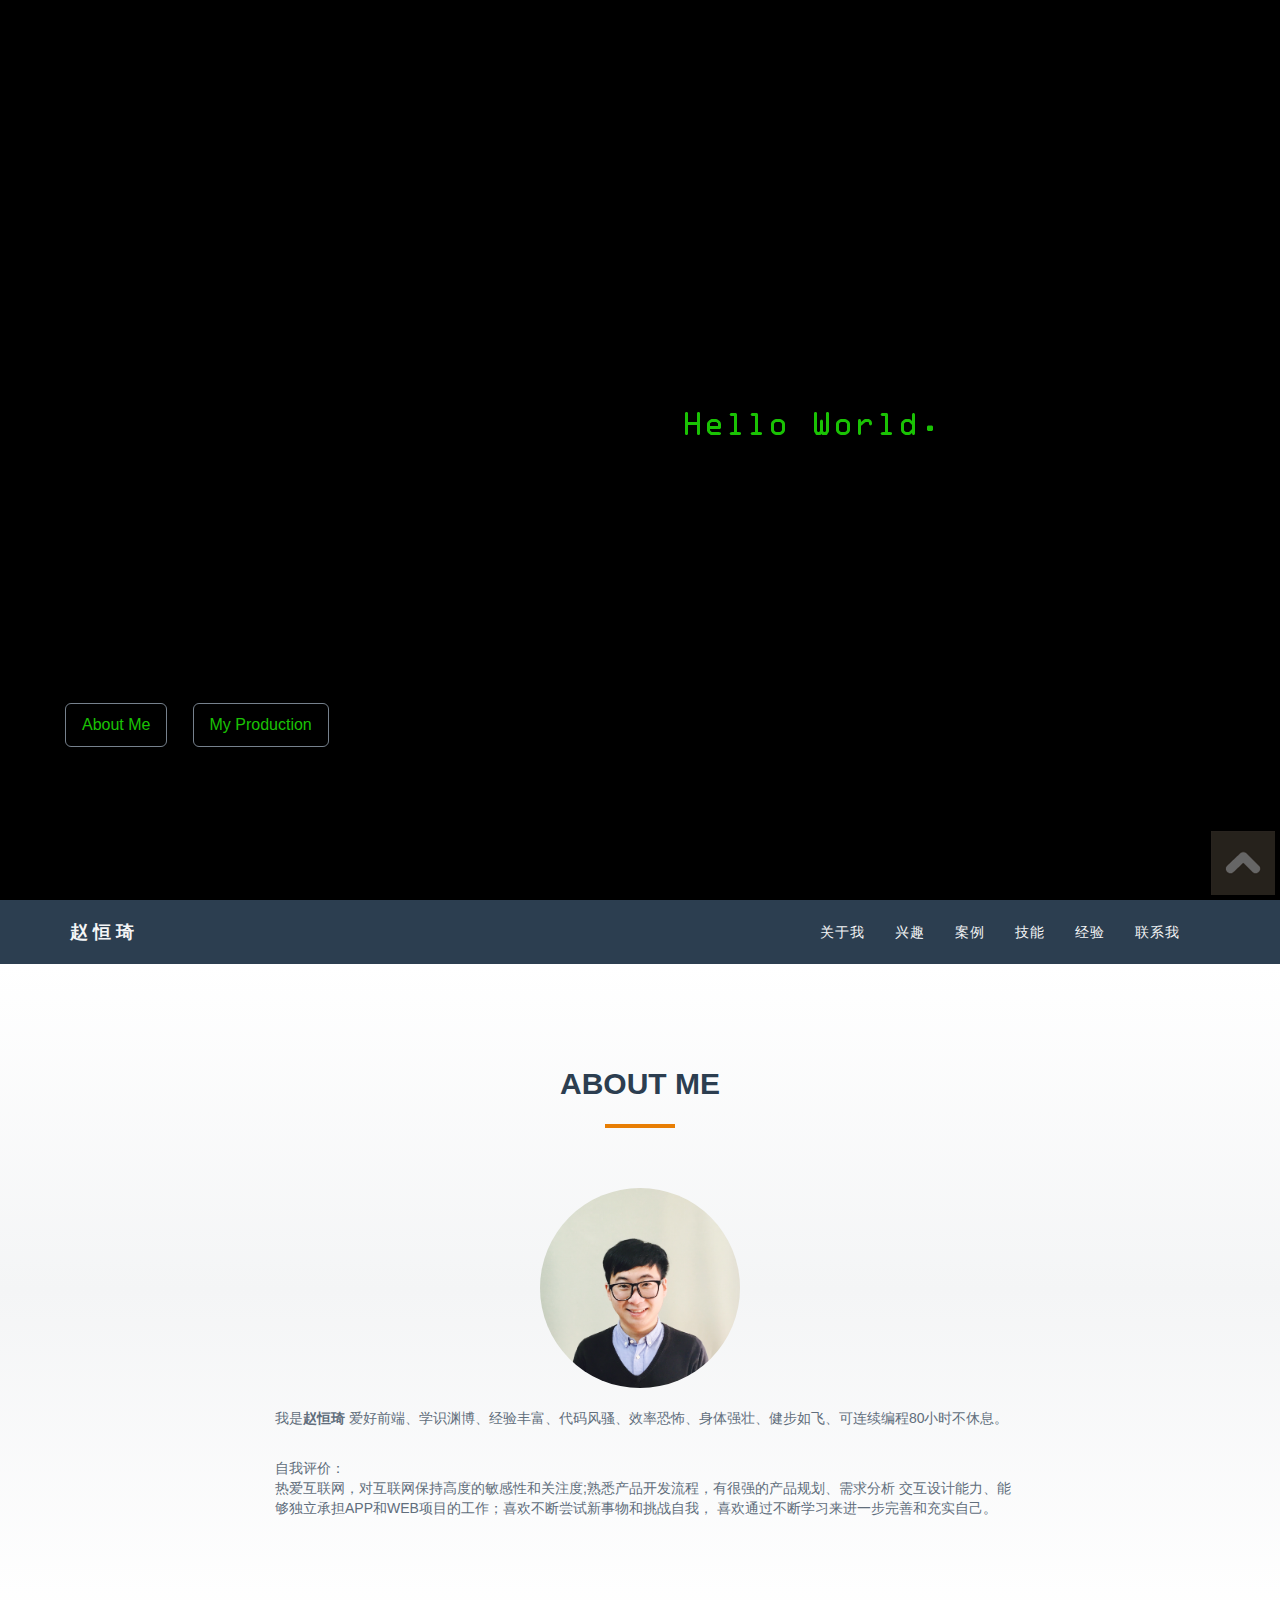
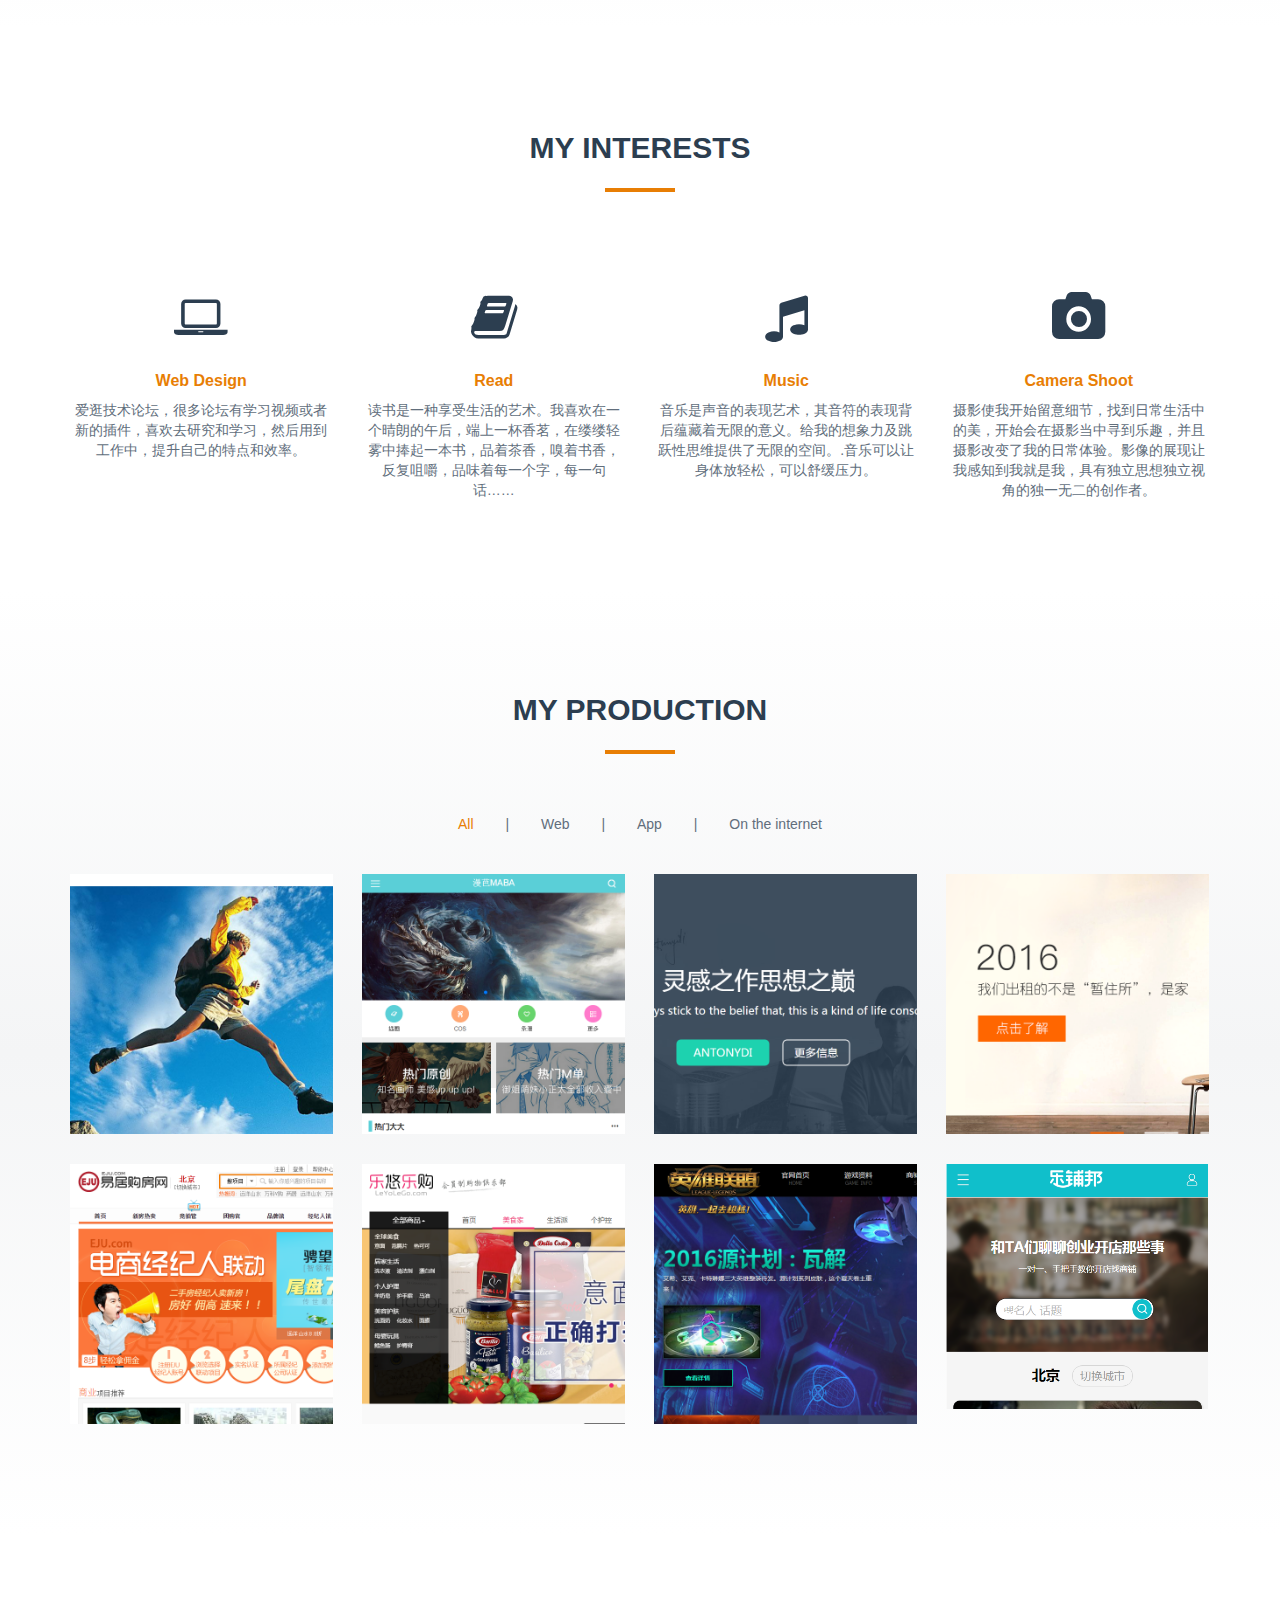
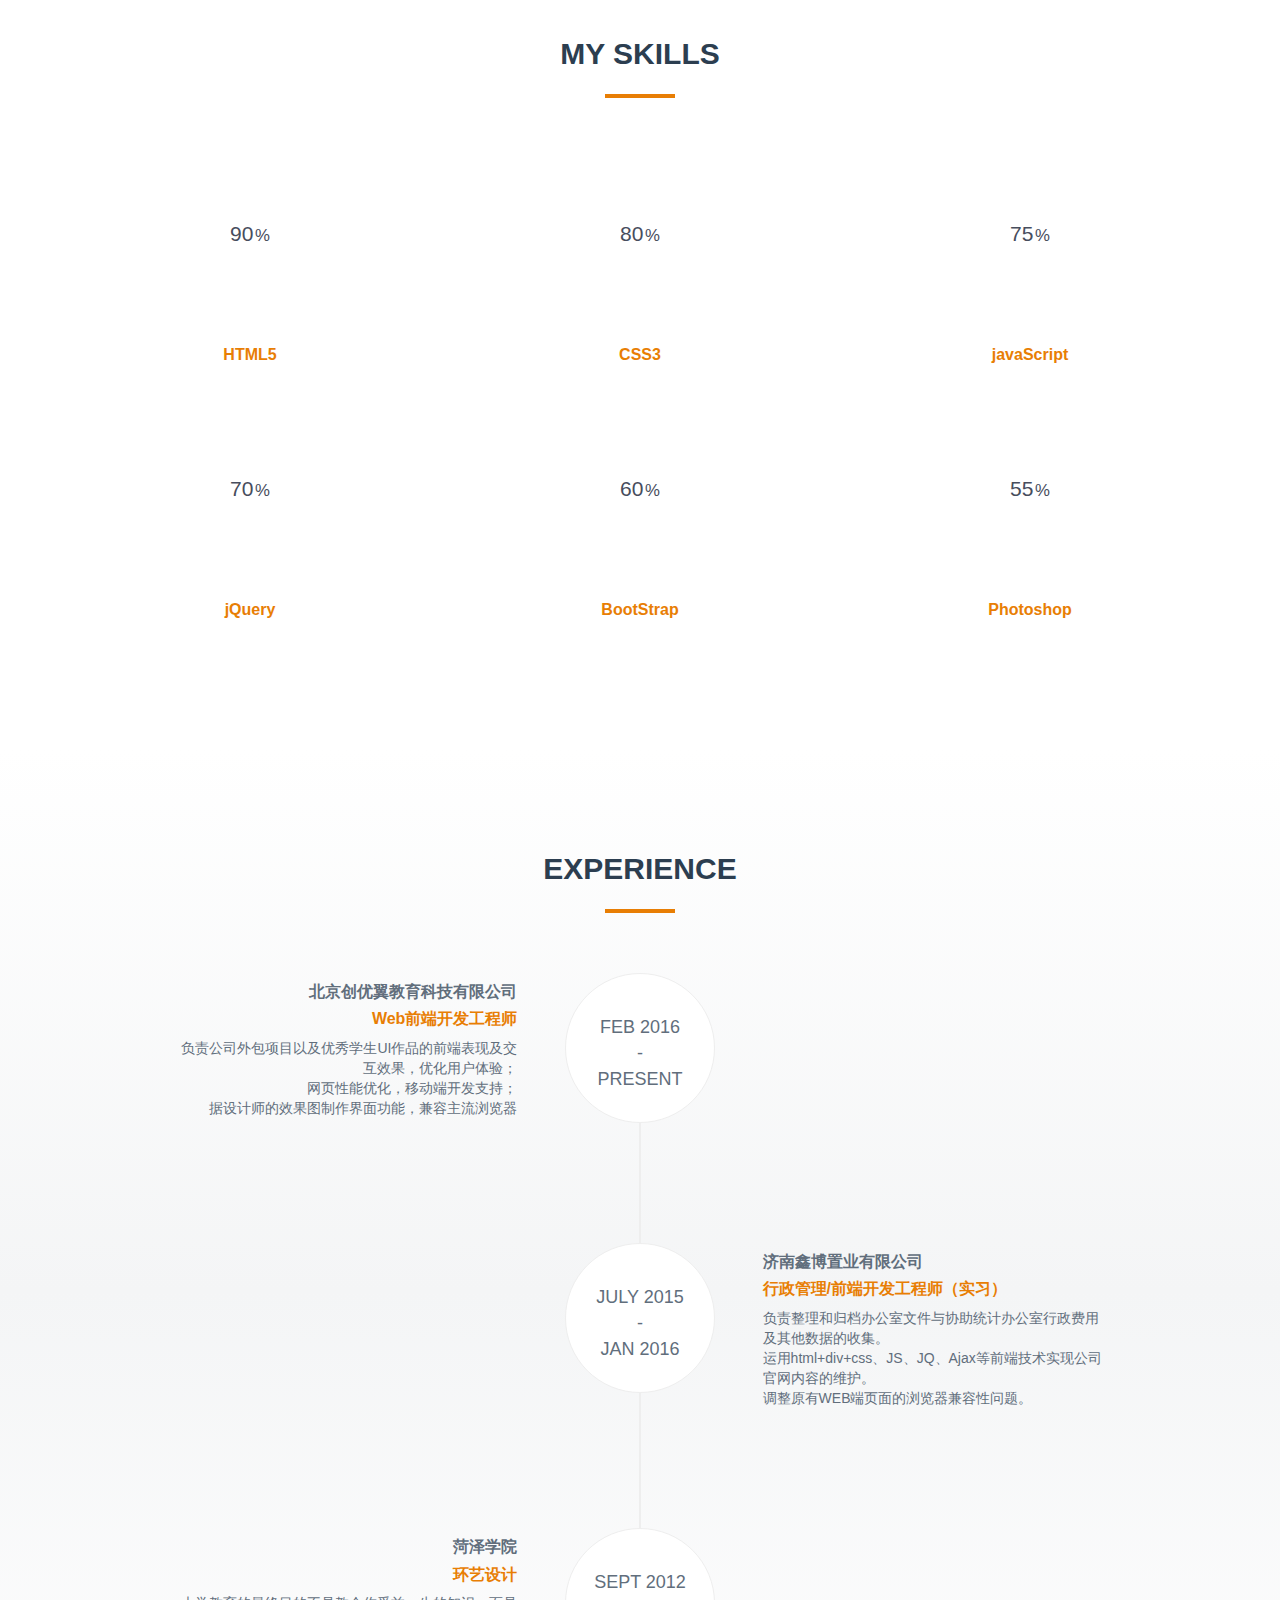
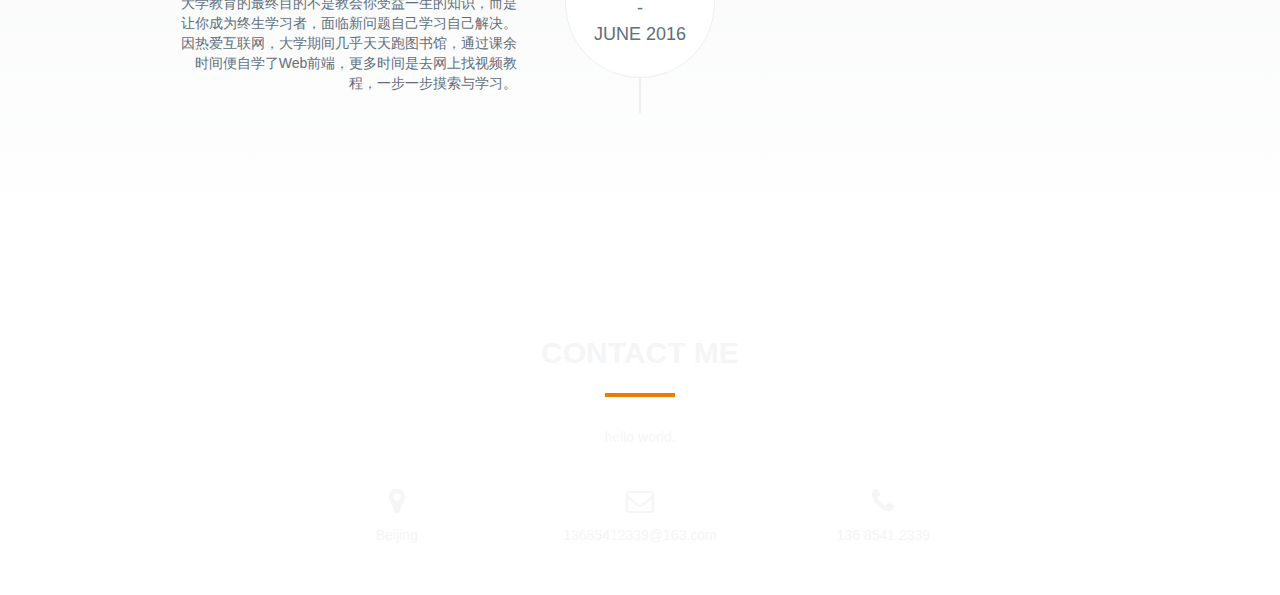
<file: index.html>
<!DOCTYPE html>
<html lang="en">
<head>
<meta charset="utf-8">
<meta name="viewport" content="width=device-width, initial-scale=1">
<title>zhaohengqi</title>
<meta name="description" content="">
<meta name="author" content="">
<!-- Bootstrap -->
<link rel="stylesheet" type="text/css"  href="css/bootstrap.css">
<link rel="stylesheet" type="text/css" href="fonts/font-awesome/css/font-awesome.css">

<!-- Slider
    ================================================== -->
<link href="css/owl.carousel.css" rel="stylesheet" media="screen">
<link href="css/owl.theme.css" rel="stylesheet" media="screen">

<!-- Stylesheet
    ================================================== -->
<link rel="stylesheet" type="text/css"  href="css/style.css">


<!-- <script type="text/javascript" src="js/modernizr.custom.js"></script> -->

<!-- HTML5 shim and Respond.js for IE8 support of HTML5 elements and media queries -->
<!-- WARNING: Respond.js doesn't work if you view the page via file:// -->
<!--[if lt IE 9]>
      <script src="https://oss.maxcdn.com/html5shiv/3.7.2/html5shiv.min.js"></script>
      <script src="https://oss.maxcdn.com/respond/1.4.2/respond.min.js"></script>
    <![endif]-->
    <style type="text/css">
      .service:hover {
       transform: scale(1.2);
      }
      .service{
        transition:.5s;
      }
    </style>
</head>
<body id="page-top" data-spy="scroll" data-target=".navbar-fixed-top">

<!-- Header -->
<header class="intro"  >
  
  <div class="intro-body">
    <div class="container">
      <div class="row">
        <div class="intro-text">
          <!-- <h1>Hello, I'm Chris James</h1>
          <p>UI/UX Designer & Front End Developer</p> -->
          <a href="#about" class="btn btn-default btn-lg page-scroll">About Me</a>
          <a href="#portfolio" class="btn btn-default btn-lg page-scroll">My Production</a>
        </div>
      </div>
    </div>
  </div>
</header>
<!-- Navigation -->
<div id="nav">
  <nav class="navbar navbar-custom">
    <div class="container">
      <div class="navbar-header">
        <button type="button" class="navbar-toggle" data-toggle="collapse" data-target=".navbar-main-collapse"> <i class="fa fa-bars"></i> </button>
        <a class="navbar-brand page-scroll" href="#page-top"> 赵 恒 琦 </a> </div>
      
      <!-- Collect the nav links, forms, and other content for toggling -->
      <div class="collapse navbar-collapse navbar-right navbar-main-collapse">
        <ul class="nav navbar-nav">
          <!-- Hidden li included to remove active class from about link when scrolled up past about section -->
          <li class="hidden"> <a href="#page-top"></a> </li>
          <li> <a class="page-scroll" href="#about">关于我</a></li>
          <li> <a class="page-scroll" href="#services">兴趣</a> </li>
          <li> <a class="page-scroll" href="#portfolio">案例</a> </li>
          <li> <a class="page-scroll" href="#skills">技能</a> </li>
          <li> <a class="page-scroll" href="#resume">经验</a> </li>
        
          <li> <a class="page-scroll" href="#contact">联系我</a> </li>
        </ul>
      </div>
    </div>
  </nav>
</div>
<!-- About Section -->
<div id="about">
  <div class="container">
    <div class="section-title text-center center">
      <h2>About me</h2>
      <hr>
    </div>
    <div class="row">
      <div class="col-md-12 text-center"><img src="img/qi.jpg" class="img-responsive"></div>
      <div class="col-md-8 col-md-offset-2">
        <div class="about-text">
          <p>我是<b>赵恒琦</b> 爱好前端、学识渊博、经验丰富、代码风骚、效率恐怖、身体强壮、健步如飞、可连续编程80小时不休息。</p>
          <p>自我评价：<br/>热爱互联网，对互联网保持高度的敏感性和关注度;熟悉产品开发流程，有很强的产品规划、需求分析 交互设计能力、能够独立承担APP和WEB项目的工作；喜欢不断尝试新事物和挑战自我， 喜欢通过不断学习来进一步完善和充实自己。</p>
         <!--  <p class="text-center"><a class="btn btn-primary" href="#"><i class="fa fa-download"></i> Download Resume</a></p> -->
        </div>
      </div>
    </div>
  </div>
</div>
<!-- Services Section -->
<div id="services" class="text-center">
  <div class="container">
    <div class="section-title center">
      <h2>My Interests</h2>
      <hr>
    </div>
    <div class="space"></div>
    <div class="row trans">
      <div class="col-md-3 col-sm-6 service"> <i class="fa fa-laptop webb"></i>
        <h4>Web Design</h4>
        <p>爱逛技术论坛，很多论坛有学习视频或者新的插件，喜欢去研究和学习，然后用到工作中，提升自己的特点和效率。</p>
      </div>
      <div class="col-md-3 col-sm-6 service"> <i class="fa fa-book webb"></i>
        <h4>Read</h4>
        <p>读书是一种享受生活的艺术。我喜欢在一个晴朗的午后，端上一杯香茗，在缕缕轻雾中捧起一本书，品着茶香，嗅着书香，反复咀嚼，品味着每一个字，每一句话……</p>
      </div>
      <div class="col-md-3 col-sm-6 service"> <i class="fa fa-music webb"></i>
        <h4>Music</h4>
        <p>音乐是声音的表现艺术，其音符的表现背后蕴藏着无限的意义。给我的想象力及跳跃性思维提供了无限的空间。.音乐可以让身体放轻松，可以舒缓压力。</p>
      </div>
      <div class="col-md-3 col-sm-6 service"> <i class="fa fa-camera webb"></i>
        <h4>Camera Shoot</h4>
        <p>摄影使我开始留意细节，找到日常生活中的美，开始会在摄影当中寻到乐趣，并且摄影改变了我的日常体验。影像的展现让我感知到我就是我，具有独立思想独立视角的独一无二的创作者。</p>
      </div>
    </div>
  </div>
</div>
<div class="copyrights">Collect from <a href="http://www.cssmoban.com/" >网页模板</a></div>
<!-- Portfolio Section -->
<div id="portfolio">
  <div class="container">
    <div class="section-title text-center center">
      <h2>My Production</h2>
      <hr>
      <div class="clearfix"></div>
      
    </div>
    <div class="categories">
      <ul class="cat">
        <li>
          <ol class="type">
            <li><a href="#" data-filter="*" class="active">All</a></li>
            <li><a href="#" data-filter=".web">Web </a></li>
            <li><a href="#" data-filter=".app">App </a></li>
            <li><a href="#" data-filter=".branding">On the internet</a></li>
          </ol>
        </li>
      </ul>
      <div class="clearfix"></div>
    </div>
    <div class="row">
      <div class="portfolio-items">
        <div class="col-sm-6 col-md-3 col-lg-3 web">
          <div class="portfolio-item">
            <div class="hover-bg"> <a href="production/outdoors/index.html" title="Project description" rel="prettyPhoto">
              <div class="hover-text">
                <h4>Outdoors</h4>
                <small>Web</small>
                <div class="clearfix"></div>
                <i class="fa fa-search"></i> </div>
              <img src="img/portfolio/pic-outdoors.png" class="img-responsive" alt="Project Title"> </a> </div>
          </div>
        </div>
        <div class="col-sm-6 col-md-3 col-lg-3 app">
          <div class="portfolio-item">
            <div class="hover-bg"> <a href="http://chuangue.cn/project/mamba" title="Project description" rel="prettyPhoto">
              <div class="hover-text">
                <h4>蔓巴</h4>
                <small>App </small>
                <div class="clearfix"></div>
                <i class="fa fa-search"></i> </div>
              <img src="img/portfolio/pic-maba.png" class="img-responsive" alt="Project Title"> </a> </div>
          </div>
        </div>
        <div class="col-sm-6 col-md-3 col-lg-3 web">
          <div class="portfolio-item">
            <div class="hover-bg"> <a href="production/light/index.html" title="Project description" rel="prettyPhoto">
              <div class="hover-text">
                <h4>尚层灯具</h4>
                <small>Web</small>
                <div class="clearfix"></div>
                <i class="fa fa-search"></i> </div>
              <img src="img/portfolio/pic-light.png" class="img-responsive" alt="Project Title"> </a> </div>
          </div>
        </div>
        <div class="col-sm-6 col-md-3 col-lg-3 web">
          <div class="portfolio-item">
            <div class="hover-bg"> <a href="production/loveE/index.html" title="Project description" rel="prettyPhoto">
              <div class="hover-text">
                <h4>爱E家</h4>
                <small>Web </small>
                <div class="clearfix"></div>
                <i class="fa fa-search"></i> </div>
              <img src="img/portfolio/pic-loveE.png" class="img-responsive" alt="Project Title"> </a> </div>
          </div>
        </div>
        <div class="col-sm-6 col-md-3 col-lg-3 web">
          <div class="portfolio-item">
            <div class="hover-bg"> <a href="production/yiju/index.html" title="Project description" rel="prettyPhoto">
              <div class="hover-text">
                <h4>易居</h4>
                <small>Web</small>
                <div class="clearfix"></div>
                <i class="fa fa-search"></i> </div>
              <img src="img/portfolio/pic-yiju.png" class="img-responsive" alt="Project Title"> </a> </div>
          </div>
        </div>
        <div class="col-sm-6 col-md-3 col-lg-3 branding">
          <div class="portfolio-item">
            <div class="hover-bg"> <a href="http://www.leyolego.com" title="Project description" rel="prettyPhoto">
              <div class="hover-text">
                <h4>乐悠乐购</h4>
                <small>On the internet</small>
                <div class="clearfix"></div>
                <i class="fa fa-search"></i> </div>
              <img src="img/portfolio/pic-leyou.png" class="img-responsive" alt="Project Title"> </a> </div>
          </div>
        </div>
         <div class="col-sm-6 col-md-3 col-lg-3 web">
          <div class="portfolio-item">
            <div class="hover-bg"> <a href="production/hero/index.html" title="Project description" rel="prettyPhoto">
              <div class="hover-text">
                <h4>仿写英雄联盟</h4>
                <small>Web</small>
                <div class="clearfix"></div>
                <i class="fa fa-search"></i> </div>
              <img src="img/portfolio/hero.png" class="img-responsive" alt="Project Title"> </a> </div>
          </div>
        </div>
         <div class="col-sm-6 col-md-3 col-lg-3 app">
          <div class="portfolio-item">
            <div class="hover-bg"> <a href="production/lepu/html/index.html" title="Project description" rel="prettyPhoto">
              <div class="hover-text">
                <h4>乐铺网</h4>
                <small>App</small>
                <div class="clearfix"></div>
                <i class="fa fa-search"></i> </div>
              <img src="img/portfolio/lepu.png" class="img-responsive" alt="Project Title"> </a> </div>
          </div>
        </div>
  
    
      </div>
    </div>
  </div>
</div>
<!-- Skills Section -->
<div id="skills" class="text-center">
  <div class="container">
    <div class="section-title center">
      <h2>My Skills</h2>
      <hr>
    </div>
    <div class="row">
      <div class="col-md-4 col-sm-6 skill"> <span class="chart" data-percent="90"> <span class="percent">90</span> </span>
        <h4>HTML5</h4>
      </div>
      <div class="col-md-4 col-sm-6 skill"> <span class="chart" data-percent="80"> <span class="percent">80</span> </span>
        <h4>CSS3</h4>
      </div>
      <div class="col-md-4 col-sm-6 skill"> <span class="chart" data-percent="75"> <span class="percent">75</span> </span>
        <h4>javaScript</h4>
      </div>
      <div class="col-md-4 col-sm-6 skill"> <span class="chart" data-percent="70"> <span class="percent">70</span> </span>
        <h4>jQuery</h4>
      </div>
      <div class="col-md-4 col-sm-6 skill"> <span class="chart" data-percent="60"> <span class="percent">60</span> </span>
        <h4>BootStrap</h4>
      </div>
      <div class="col-md-4 col-sm-6 skill"> <span class="chart" data-percent="55"> <span class="percent">55</span> </span>
        <h4>Photoshop</h4>
      </div>
    </div>
  </div>
</div>
<!-- Resume Section -->
<div id="resume" class="text-center">
  <div class="container">
    <div class="section-title center">
      <h2>Experience</h2>
      <hr>
    </div>
    <div class="row">
      <div class="col-lg-12">
        <ul class="timeline">
          <li>
            <div class="timeline-image">
              <h4>Feb 2016 <br>
                - <br>
                Present </h4>
            </div>
            <div class="timeline-panel">
              <div class="timeline-heading">
                <h4>北京创优翼教育科技有限公司</h4>
                <h4 class="subheading">Web前端开发工程师</h4>
              </div>
              <div class="timeline-body">
                <p>负责公司外包项目以及优秀学生UI作品的前端表现及交互效果，优化用户体验；<br/>网页性能优化，移动端开发支持；<br/>据设计师的效果图制作界面功能，兼容主流浏览器</p>
              </div>
            </div>
          </li>
          <li class="timeline-inverted">
            <div class="timeline-image">
              <h4>July 2015 <br>
                - <br>
                Jan 2016 </h4>
            </div>
            <div class="timeline-panel">
              <div class="timeline-heading">
                <h4>济南鑫博置业有限公司</h4>
                <h4 class="subheading">行政管理/前端开发工程师（实习）</h4>
              </div>
              <div class="timeline-body">
                <p>负责整理和归档办公室文件与协助统计办公室行政费用及其他数据的收集。<br/>运用html+div+css、JS、JQ、Ajax等前端技术实现公司官网内容的维护。<br/>调整原有WEB端页面的浏览器兼容性问题。</p>
              </div>
            </div>
          </li>
          <li>
            <div class="timeline-image">
              <h4>Sept 2012 <br>
                - <br>
                 June 2016 </h4>
            </div>
            <div class="timeline-panel">
              <div class="timeline-heading">
                <h4>菏泽学院</h4>
                <h4 class="subheading">环艺设计</h4>
              </div>
              <div class="timeline-body">
                <p>大学教育的最终目的不是教会你受益一生的知识，而是让你成为终生学习者，面临新问题自己学习自己解决。因热爱互联网，大学期间几乎天天跑图书馆，通过课余时间便自学了Web前端，更多时间是去网上找视频教程，一步一步摸索与学习。</p>
              </div>
            </div>
          </li>
        </ul>
      </div>
    </div>
  </div>
</div>
<div id="contact" class="text-center">
  <div class="container">
    <div class="section-title center">
      <h2>Contact me</h2>
      <hr>
      <p>hello world.</p>
    </div>
    <div class="col-md-8 col-md-offset-2">
      <div class="col-md-4"> <i class="fa fa-map-marker fa-2x"></i>
        <p>Beijing</p>
      </div>
      <div class="col-md-4"> <i class="fa fa-envelope-o fa-2x"></i>
        <p>13685412339@163.com</p>
      </div>
      <div class="col-md-4"> <i class="fa fa-phone fa-2x"></i>
        <p> 136 8541 2339</p>
      </div>
      <hr>
      <div class="clearfix"></div>
    </div>
  </div>
</div>
<div id="back-top"></div>
<script type="text/javascript" src="js/jquery.1.11.1.js"></script> 
<script type="text/javascript" src="js/bootstrap.js"></script> 
<script type="text/javascript" src="js/SmoothScroll.js"></script> 
<script type="text/javascript" src="js/easypiechart.js"></script> 
<!-- <script type="text/javascript" src="js/jquery.prettyPhoto.js"></script>  -->
<script type="text/javascript" src="js/jquery.isotope.js"></script> 
<script type="text/javascript" src="js/jquery.counterup.js"></script> 
<script type="text/javascript" src="js/waypoints.js"></script> 
<script type="text/javascript" src="js/jqBootstrapValidation.js"></script> 
<script type="text/javascript" src="js/contact_me.js"></script> 
<script type="text/javascript" src="js/owl.carousel.js"></script> 
<script type="text/javascript" src="js/main.js"></script>
<script type="text/javascript">
        $(window).on("scroll",function(){
            if($(window).scrollTop()>200){
                $("#back-top").slideDown();  

            }
            else{
                $("#back-top").slideUp(); 
            }
        })
       $("#back-top").on("click",function(){
            $("body").animate({
                "scrollTop":0},200)
       })
</script>
</body>
</html>
</file>
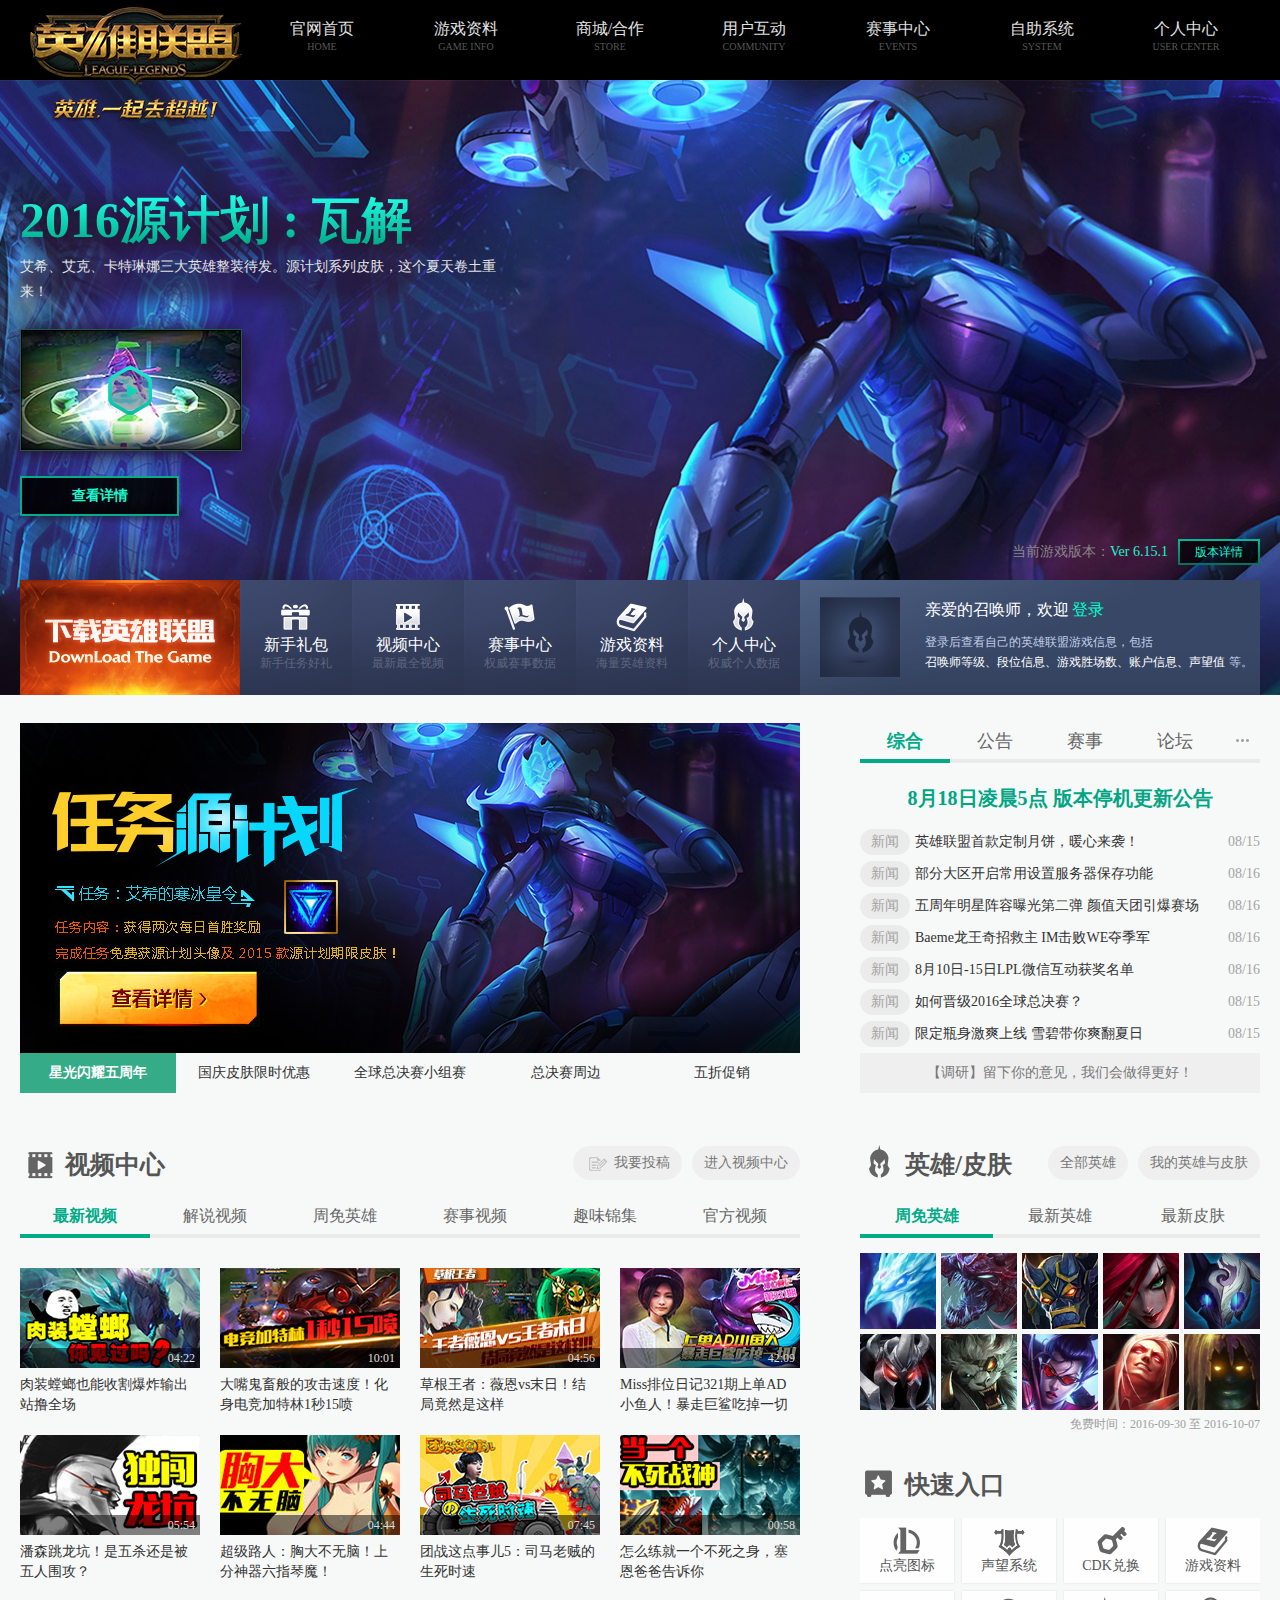
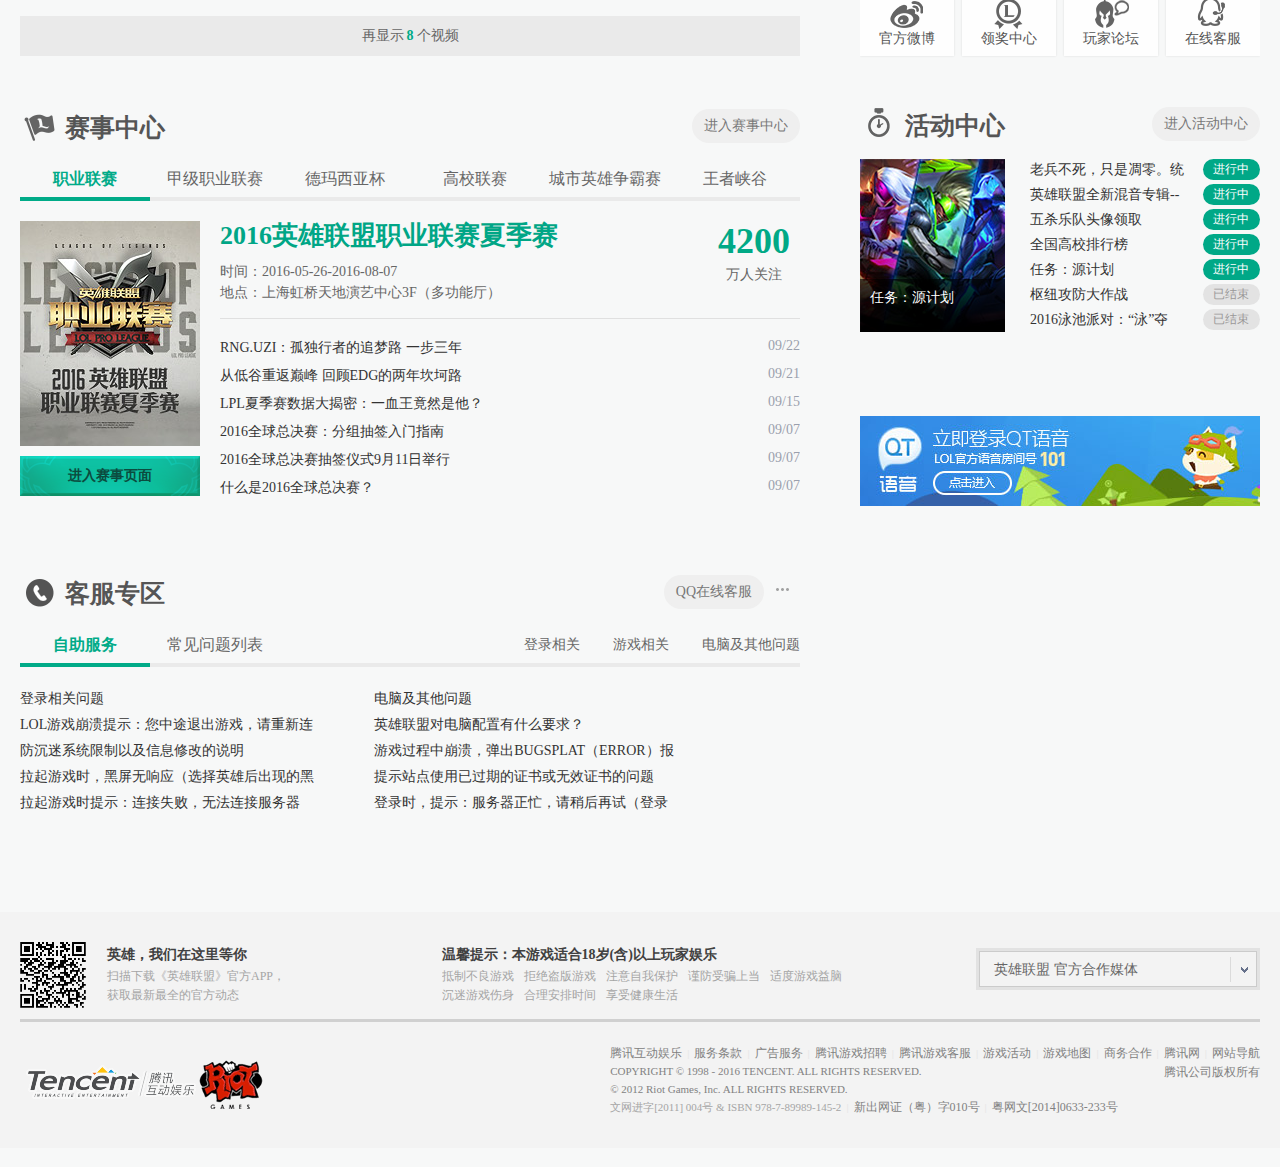
<file: production/hero/index.html>
<!DOCTYPE html>
<html lang="en">
    <head>
        <meta charset="utf-8" />
		<title>英雄联盟官方网站-腾讯游戏</title>
		<link rel="shortcut icon" href="images/titlepic.ico" type="image/x-icon">
		<link rel="stylesheet" type="text/css" href="css/style.css" />
    </head>
    <body>
		<div class="header">
			<div class="box pr">
				<h1><a href="javascript:;">英雄联盟</a></h1>
				<ul id="nav" class="nav">
					<li>
						<a href="javascript:;">
							<span>官网首页</span>
							<span>HOME</span>
						</a>
					</li>
					<li>
						<a href="javascript:;">
							<span>游戏资料</span>
							<span>GAME INFO</span>
						</a>
					</li>
					<li>
						<a href="javascript:;">
							<span>商城/合作</span>
							<span>STORE</span>
						</a>
					</li>
					<li>
						<a href="javascript:;">
							<span>用户互动</span>
							<span>COMMUNITY</span>
						</a>
					</li>
					<li>
						<a href="javascript:;">
							<span>赛事中心</span>
							<span>EVENTS</span>
						</a>
					</li>
					<li>
						<a href="javascript:;">
							<span>自助系统</span>
							<span>SYSTEM</span>
						</a>
					</li>
					 <li>
						<a href="javascript:;">
							<span>个人中心</span>
							<span>USER CENTER</span>
						</a>
					</li>
				</ul>
			</div>
			<div id="sub-nav" class="sub-nav pa">
					<ul>
						<li>&nbsp;</li>
						<li>
							<a href="javascript:;">新手指引</a>
							<a href="javascript:;">资料库</a>
							<a href="javascript:;">攻略中心</a>
							<a href="javascript:;">模式实验室</a>
							<a href="javascript:;">海克斯战利品库</a>
						</li>
						<li>
							<a href="javascript:;">点券充值</a>
							<a href="javascript:;">道聚城</a>
							<a href="javascript:;">周边商城</a>
							<a href="javascript:;">LOL信用卡</a>
							<a href="javascript:;">网吧特权</a>
						</li>
						<li>
							<a href="javascript:;">在线客服</a>
							<a href="javascript:;">活动中心</a>
							<a href="javascript:;">官方论坛</a>
							<a href="javascript:;">官方微信</a>
							<a href="javascript:;">官方微博</a>
						</li>
						<li>
							<a href="javascript:;">LPL职业联赛</a>
							<a href="javascript:;">甲级职业联赛</a>
							<a href="javascript:;">德玛西亚杯</a>
							<a href="javascript:;">城市英雄争霸赛</a>
							<a href="javascript:;">高校联赛</a>
							<a href="javascript:;">王者峡谷</a>
						</li>
						<li>
							<a href="javascript:;">封号查询</a>
							<a href="javascript:;">体验服申请</a>
							<a href="javascript:;">服务器状态查询</a>
							<a href="javascript:;">裁决之镰</a>
						</li>
						<li>
							<a href="javascript:;">个人资料</a>
							<a href="javascript:;">我的英雄与皮肤</a>
							<a href="javascript:;">战绩历史</a>
						</li>
					</ul>
			</div>
		</div>
		<div class="banner">
			<div class="box clearfix pr">
				<div class="banner-act">
					<div class="text">
						<h2>2016源计划 : 瓦解</h2>
						<p>
							艾希、艾克、卡特琳娜三大英雄整装待发。源计划系列皮肤，这个夏天卷土重来！
						</p>
					</div>
					<div id="play-video1" class="banner-play">
						<a href="javascript:;"></a>
					</div>
					<div id="play-video2" class="banner-link">
						<a href="javascript:;">
							查看详情
						</a>
					</div>
				</div>
				<div class="banner-version pa">
					当前游戏版本：<span>Ver 6.15.1</span><a href="javascript:;">版本详情</a>
				</div>
				<div class="banner-quick clearfix pa">
					<a class="download" href="javascript:;">
						<i id="smoke"></i>
					</a>
					<a href="javascript:;">
						<i></i>
						<span>新手礼包</span>
						<span>新手任务好礼</span>
					</a>
					<a href="javascript:;">
						<i></i>
						<span>视频中心</span>
						<span>最新最全视频</span>
					</a>
					<a href="javascript:;">
						<i></i>
						<span>赛事中心</span>
						<span>权威赛事数据</span>
					</a>
					<a href="javascript:;">
						<i></i>
						<span>游戏资料</span>
						<span>海量英雄资料</span>
					</a>
					<a href="javascript:;">
						<i></i>
						<span>个人中心</span>
						<span>权威个人数据</span>
					</a>
					<div class="banner-login fl">
						<div class="avatar fl">
							<img src="images/avatar.png"alt="" />
						</div>
						<div class="text fl">
							<p>亲爱的召唤师，欢迎<a href="javascript:;">登录</a></p>
							<p>
								登录后查看自己的英雄联盟游戏信息，包括<br/>
								<span>召唤师等级、段位信息、游戏胜场数、账户信息、声望值</span>等。
							</p>
						</div>
					</div>
				</div>
			</div>
		</div>
		<div class="mainer box clearfix">
			<div class="mod-l fl">
				<div class="promo mr-bt">
					<ul id="promo" style="margin-left: 0;">
						<li>
							<a href="javascript:;">
								<img src="images/banner02.jpg" alt="" />
							</a>
						</li>
						<li>
							<a href="javascript:;">
								<img src="images/banner3.jpg" alt="" />
							</a>
						</li>
						<li>
							<a href="javascript:;">
								<img src="images/banner4.jpg" alt="" />
							</a>
						</li>
						<li>
							<a href="javascript:;">
								<img src="images/banner5.jpg" alt="" />
							</a>
						</li>
						<li>
							<a href="javascript:;">
								<img src="images/banner6.jpg" alt="" />
							</a>
						</li>
					</ul>
					<div id="promo-tag" class="promo-tag">
						<ul>
							<li class="active">
								星光闪耀五周年
							</li>
							<li>
								国庆皮肤限时优惠
							</li>
							<li>
								全球总决赛小组赛
							</li>
							<li>
								总决赛周边
							</li>
							<li>
								五折促销
							</li>
						</ul>
					</div>
				</div>
				<div class="video-center mr-bt">
					<div class="h2-header clearfix">
						<h2><i></i>视频中心</h2>
						<div class="fr clearfix">
							<a href="javascript:;" class="h2-btn fl">
								<i></i>我要投稿
							</a>
							<a href="javascript:;" class="h2-btn fl">
								进入视频中心
							</a>
						</div>
					</div>
					<div id="video-btn" class="h3-header">
						<ul>
							<li class="active">最新视频</li>
							<li>解说视频</li>
							<li>周免英雄</li>
							<li>赛事视频</li>
							<li>趣味锦集</li>
							<li>官方视频</li>
						</ul>
					</div>
					<div id="video-box" class="video-main">
						<ul class="new-video public-video clearfix" style="display: block;">
							<li>
								<a href="javascript:;">
									<img src="images/video1.jpg" height="100" width="180" alt="" />
									<div class="shadow2 pa"></div>
									<div class="shadow pa"><span>04:22</span></div>
									<i></i>
									<h4>肉装螳螂也能收割爆炸输出站撸全场</h4>
								</a>
							</li>
							<li>
								<a href="javascript:;">
									<img src="images/video2.jpg" height="100" width="180" alt="" />
									<div class="shadow2 pa"></div>
									<div class="shadow pa"><span>10:01</span></div>
									<i></i>
									<h4>大嘴鬼畜般的攻击速度！化身电竞加特林1秒15喷</h4>
								</a>
							</li>
							<li>
								<a href="javascript:;">
									<img src="images/video3.jpg" height="100" width="180" alt="" />
									<div class="shadow2 pa"></div>
									<div class="shadow pa"><span>04:56</span></div>
									<i></i>
									<h4>草根王者：薇恩vs末日！结局竟然是这样</h4>
								</a>
							</li>
							<li>
								<a href="javascript:;">
									<img src="images/video4.jpg" height="100" width="180" alt="" />
									<div class="shadow2 pa"></div>
									<div class="shadow pa"><span>42:09</span></div>
									<i></i>
									<h4>Miss排位日记321期上单AD小鱼人！暴走巨鲨吃掉一切</h4>
								</a>
							</li>
							<li>
								<a href="javascript:;">
									<img src="images/video5.jpg" height="100" width="180" alt="" />
									<div class="shadow2 pa"></div>
									<div class="shadow pa"><span>05:54</span></div>
									<i></i>
									<h4>潘森跳龙坑！是五杀还是被五人围攻？</h4>
								</a>
							</li>
							<li>
								<a href="javascript:;">
									<img src="images/video6.jpg" height="100" width="180" alt="" />
									<div class="shadow2 pa"></div>
									<div class="shadow pa"><span>04:44</span></div>
									<i></i>
									<h4>超级路人：胸大不无脑！上分神器六指琴魔！</h4>
								</a>
							</li>
							<li>
								<a href="javascript:;">
									<img src="images/video7.jpg" height="100" width="180" alt="" />
									<div class="shadow2 pa"></div>
									<div class="shadow pa"><span>07:45</span></div>
									<i></i>
									<h4>团战这点事儿5：司马老贼的生死时速</h4>
								</a>
							</li>
							<li>
								<a href="javascript:;">
									<img src="images/video8.jpg" height="100" width="180" alt="" />
									<div class="shadow2 pa"></div>
									<div class="shadow pa"><span>00:58</span></div>
									<i></i>
									<h4>怎么练就一个不死之身，塞恩爸爸告诉你</h4>
								</a>
							</li>
							<li>
								<a href="javascript:;">
									<img src="images/video3.jpg" height="100" width="180" alt="" />
									<div class="shadow2 pa"></div>
									<div class="shadow pa"><span>04:56</span></div>
									<i></i>
									<h4>草根王者：薇恩vs末日！结局竟然是这样</h4>
								</a>
							</li>
							<li>
								<a href="javascript:;">
									<img src="images/video5.jpg" height="100" width="180" alt="" />
									<div class="shadow2 pa"></div>
									<div class="shadow pa"><span>10:01</span></div>
									<i></i>
									<h4>大嘴鬼畜般的攻击速度！化身电竞加特林1秒15喷</h4>
								</a>
							</li>
							<li>
								<a href="javascript:;">
									<img src="images/video1.jpg" height="100" width="180" alt="" />
									<div class="shadow2 pa"></div>
									<div class="shadow pa"><span>04:22</span></div>
									<i></i>
									<h4>肉装螳螂也能收割爆炸输出站撸全场</h4>
								</a>
							</li>
							<li>
								<a href="javascript:;">
									<img src="images/video7.jpg" height="100" width="180" alt="" />
									<div class="shadow2 pa"></div>
									<div class="shadow pa"><span>42:09</span></div>
									<i></i>
									<h4>Miss排位日记321期上单AD小鱼人！暴走巨鲨吃掉一切</h4>
								</a>
							</li>
							<li>
								<a href="javascript:;">
									<img src="images/video6.jpg" height="100" width="180" alt="" />
									<div class="shadow2 pa"></div>
									<div class="shadow pa"><span>04:44</span></div>
									<i></i>
									<h4>超级路人：胸大不无脑！上分神器六指琴魔！</h4>
								</a>
							</li>
							<li>
								<a href="javascript:;">
									<img src="images/video5.jpg" height="100" width="180" alt="" />
									<div class="shadow2 pa"></div>
									<div class="shadow pa"><span>05:54</span></div>
									<i></i>
									<h4>潘森跳龙坑！是五杀还是被五人围攻？</h4>
								</a>
							</li>
							<li>
								<a href="javascript:;">
									<img src="images/video8.jpg" height="100" width="180" alt="" />
									<div class="shadow2 pa"></div>
									<div class="shadow pa"><span>00:58</span></div>
									<i></i>
									<h4>怎么练就一个不死之身，塞恩爸爸告诉你</h4>
								</a>
							</li>
							<li>
								<a href="javascript:;">
									<img src="images/video7.jpg" height="100" width="180" alt="" />
									<div class="shadow2 pa"></div>
									<div class="shadow pa"><span>07:45</span></div>
									<i></i>
									<h4>团战这点事儿5：司马老贼的生死时速</h4>
								</a>
							</li>
						</ul>
						<ul class="commentate-video public-video clearfix" style="display: none;">
							<li>
								<a href="javascript:;">
									<img src="images/video3.jpg" height="100" width="180" alt="" />
									<div class="shadow2 pa"></div>
									<div class="shadow pa"><span>04:56</span></div>
									<i></i>
									<h4>草根王者：薇恩vs末日！结局竟然是这样</h4>
								</a>
							</li>
							<li>
								<a href="javascript:;">
									<img src="images/video6.jpg" height="100" width="180" alt="" />
									<div class="shadow2 pa"></div>
									<div class="shadow pa"><span>10:01</span></div>
									<i></i>
									<h4>大嘴鬼畜般的攻击速度！化身电竞加特林1秒15喷</h4>
								</a>
							</li>
							<li>
								<a href="javascript:;">
									<img src="images/video1.jpg" height="100" width="180" alt="" />
									<div class="shadow2 pa"></div>
									<div class="shadow pa"><span>04:22</span></div>
									<i></i>
									<h4>肉装螳螂也能收割爆炸输出站撸全场</h4>
								</a>
							</li>
							<li>
								<a href="javascript:;">
									<img src="images/video3.jpg" height="100" width="180" alt="" />
									<div class="shadow2 pa"></div>
									<div class="shadow pa"><span>42:09</span></div>
									<i></i>
									<h4>Miss排位日记321期上单AD小鱼人！暴走巨鲨吃掉一切</h4>
								</a>
							</li>
							<li>
								<a href="javascript:;">
									<img src="images/video6.jpg" height="100" width="180" alt="" />
									<div class="shadow2 pa"></div>
									<div class="shadow pa"><span>04:44</span></div>
									<i></i>
									<h4>超级路人：胸大不无脑！上分神器六指琴魔！</h4>
								</a>
							</li>
							<li>
								<a href="javascript:;">
									<img src="images/video5.jpg" height="100" width="180" alt="" />
									<div class="shadow2 pa"></div>
									<div class="shadow pa"><span>05:54</span></div>
									<i></i>
									<h4>潘森跳龙坑！是五杀还是被五人围攻？</h4>
								</a>
							</li>
							<li>
								<a href="javascript:;">
									<img src="images/video8.jpg" height="100" width="180" alt="" />
									<div class="shadow2 pa"></div>
									<div class="shadow pa"><span>00:58</span></div>
									<i></i>
									<h4>怎么练就一个不死之身，塞恩爸爸告诉你</h4>
								</a>
							</li>
							<li>
								<a href="javascript:;">
									<img src="images/video7.jpg" height="100" width="180" alt="" />
									<div class="shadow2 pa"></div>
									<div class="shadow pa"><span>07:45</span></div>
									<i></i>
									<h4>团战这点事儿5：司马老贼的生死时速</h4>
								</a>
							</li>
							<li>
								<a href="javascript:;">
									<img src="images/video1.jpg" height="100" width="180" alt="" />
									<div class="shadow2 pa"></div>
									<div class="shadow pa"><span>04:22</span></div>
									<i></i>
									<h4>肉装螳螂也能收割爆炸输出站撸全场</h4>
								</a>
							</li>
							<li>
								<a href="javascript:;">
									<img src="images/video2.jpg" height="100" width="180" alt="" />
									<div class="shadow2 pa"></div>
									<div class="shadow pa"><span>10:01</span></div>
									<i></i>
									<h4>大嘴鬼畜般的攻击速度！化身电竞加特林1秒15喷</h4>
								</a>
							</li>
							<li>
								<a href="javascript:;">
									<img src="images/video3.jpg" height="100" width="180" alt="" />
									<div class="shadow2 pa"></div>
									<div class="shadow pa"><span>04:56</span></div>
									<i></i>
									<h4>草根王者：薇恩vs末日！结局竟然是这样</h4>
								</a>
							</li>
							<li>
								<a href="javascript:;">
									<img src="images/video4.jpg" height="100" width="180" alt="" />
									<div class="shadow2 pa"></div>
									<div class="shadow pa"><span>42:09</span></div>
									<i></i>
									<h4>Miss排位日记321期上单AD小鱼人！暴走巨鲨吃掉一切</h4>
								</a>
							</li>
							<li>
								<a href="javascript:;">
									<img src="images/video5.jpg" height="100" width="180" alt="" />
									<div class="shadow2 pa"></div>
									<div class="shadow pa"><span>05:54</span></div>
									<i></i>
									<h4>潘森跳龙坑！是五杀还是被五人围攻？</h4>
								</a>
							</li>
							<li>
								<a href="javascript:;">
									<img src="images/video6.jpg" height="100" width="180" alt="" />
									<div class="shadow2 pa"></div>
									<div class="shadow pa"><span>04:44</span></div>
									<i></i>
									<h4>超级路人：胸大不无脑！上分神器六指琴魔！</h4>
								</a>
							</li>
							<li>
								<a href="javascript:;">
									<img src="images/video7.jpg" height="100" width="180" alt="" />
									<div class="shadow2 pa"></div>
									<div class="shadow pa"><span>07:45</span></div>
									<i></i>
									<h4>团战这点事儿5：司马老贼的生死时速</h4>
								</a>
							</li>
							<li>
								<a href="javascript:;">
									<img src="images/video8.jpg" height="100" width="180" alt="" />
									<div class="shadow2 pa"></div>
									<div class="shadow pa"><span>00:58</span></div>
									<i></i>
									<h4>怎么练就一个不死之身，塞恩爸爸告诉你</h4>
								</a>
							</li>
						</ul>
						<ul class="free-video public-video clearfix" style="display: none;">
							<li>
								<a href="javascript:;">
									<img src="images/video1.jpg" height="100" width="180" alt="" />
									<div class="shadow2 pa"></div>
									<div class="shadow pa"><span>04:22</span></div>
									<i></i>
									<h4>肉装螳螂也能收割爆炸输出站撸全场</h4>
								</a>
							</li>
							<li>
								<a href="javascript:;">
									<img src="images/video2.jpg" height="100" width="180" alt="" />
									<div class="shadow2 pa"></div>
									<div class="shadow pa"><span>10:01</span></div>
									<i></i>
									<h4>大嘴鬼畜般的攻击速度！化身电竞加特林1秒15喷</h4>
								</a>
							</li>
							<li>
								<a href="javascript:;">
									<img src="images/video3.jpg" height="100" width="180" alt="" />
									<div class="shadow2 pa"></div>
									<div class="shadow pa"><span>04:56</span></div>
									<i></i>
									<h4>草根王者：薇恩vs末日！结局竟然是这样</h4>
								</a>
							</li>
							<li>
								<a href="javascript:;">
									<img src="images/video4.jpg" height="100" width="180" alt="" />
									<div class="shadow2 pa"></div>
									<div class="shadow pa"><span>42:09</span></div>
									<i></i>
									<h4>Miss排位日记321期上单AD小鱼人！暴走巨鲨吃掉一切</h4>
								</a>
							</li>
							<li>
								<a href="javascript:;">
									<img src="images/video5.jpg" height="100" width="180" alt="" />
									<div class="shadow2 pa"></div>
									<div class="shadow pa"><span>05:54</span></div>
									<i></i>
									<h4>潘森跳龙坑！是五杀还是被五人围攻？</h4>
								</a>
							</li>
							<li>
								<a href="javascript:;">
									<img src="images/video6.jpg" height="100" width="180" alt="" />
									<div class="shadow2 pa"></div>
									<div class="shadow pa"><span>04:44</span></div>
									<i></i>
									<h4>超级路人：胸大不无脑！上分神器六指琴魔！</h4>
								</a>
							</li>
							<li>
								<a href="javascript:;">
									<img src="images/video7.jpg" height="100" width="180" alt="" />
									<div class="shadow2 pa"></div>
									<div class="shadow pa"><span>07:45</span></div>
									<i></i>
									<h4>团战这点事儿5：司马老贼的生死时速</h4>
								</a>
							</li>
							<li>
								<a href="javascript:;">
									<img src="images/video8.jpg" height="100" width="180" alt="" />
									<div class="shadow2 pa"></div>
									<div class="shadow pa"><span>00:58</span></div>
									<i></i>
									<h4>怎么练就一个不死之身，塞恩爸爸告诉你</h4>
								</a>
							</li>
							<li>
								<a href="javascript:;">
									<img src="images/video3.jpg" height="100" width="180" alt="" />
									<div class="shadow2 pa"></div>
									<div class="shadow pa"><span>04:56</span></div>
									<i></i>
									<h4>草根王者：薇恩vs末日！结局竟然是这样</h4>
								</a>
							</li>
							<li>
								<a href="javascript:;">
									<img src="images/video2.jpg" height="100" width="180" alt="" />
									<div class="shadow2 pa"></div>
									<div class="shadow pa"><span>10:01</span></div>
									<i></i>
									<h4>大嘴鬼畜般的攻击速度！化身电竞加特林1秒15喷</h4>
								</a>
							</li>
							<li>
								<a href="javascript:;">
									<img src="images/video1.jpg" height="100" width="180" alt="" />
									<div class="shadow2 pa"></div>
									<div class="shadow pa"><span>04:22</span></div>
									<i></i>
									<h4>肉装螳螂也能收割爆炸输出站撸全场</h4>
								</a>
							</li>
							<li>
								<a href="javascript:;">
									<img src="images/video4.jpg" height="100" width="180" alt="" />
									<div class="shadow2 pa"></div>
									<div class="shadow pa"><span>42:09</span></div>
									<i></i>
									<h4>Miss排位日记321期上单AD小鱼人！暴走巨鲨吃掉一切</h4>
								</a>
							</li>
							<li>
								<a href="javascript:;">
									<img src="images/video6.jpg" height="100" width="180" alt="" />
									<div class="shadow2 pa"></div>
									<div class="shadow pa"><span>04:44</span></div>
									<i></i>
									<h4>超级路人：胸大不无脑！上分神器六指琴魔！</h4>
								</a>
							</li>
							<li>
								<a href="javascript:;">
									<img src="images/video5.jpg" height="100" width="180" alt="" />
									<div class="shadow2 pa"></div>
									<div class="shadow pa"><span>05:54</span></div>
									<i></i>
									<h4>潘森跳龙坑！是五杀还是被五人围攻？</h4>
								</a>
							</li>
							<li>
								<a href="javascript:;">
									<img src="images/video8.jpg" height="100" width="180" alt="" />
									<div class="shadow2 pa"></div>
									<div class="shadow pa"><span>00:58</span></div>
									<i></i>
									<h4>怎么练就一个不死之身，塞恩爸爸告诉你</h4>
								</a>
							</li>
							<li>
								<a href="javascript:;">
									<img src="images/video7.jpg" height="100" width="180" alt="" />
									<div class="shadow2 pa"></div>
									<div class="shadow pa"><span>07:45</span></div>
									<i></i>
									<h4>团战这点事儿5：司马老贼的生死时速</h4>
								</a>
							</li>
						</ul>
						<ul class="mach-video public-video clearfix" style="display: none;">
							<li>
								<a href="javascript:;">
									<img src="images/video3.jpg" height="100" width="180" alt="" />
									<div class="shadow2 pa"></div>
									<div class="shadow pa"><span>04:56</span></div>
									<i></i>
									<h4>草根王者：薇恩vs末日！结局竟然是这样</h4>
								</a>
							</li>
							<li>
								<a href="javascript:;">
									<img src="images/video2.jpg" height="100" width="180" alt="" />
									<div class="shadow2 pa"></div>
									<div class="shadow pa"><span>10:01</span></div>
									<i></i>
									<h4>大嘴鬼畜般的攻击速度！化身电竞加特林1秒15喷</h4>
								</a>
							</li>
							<li>
								<a href="javascript:;">
									<img src="images/video1.jpg" height="100" width="180" alt="" />
									<div class="shadow2 pa"></div>
									<div class="shadow pa"><span>04:22</span></div>
									<i></i>
									<h4>肉装螳螂也能收割爆炸输出站撸全场</h4>
								</a>
							</li>
							<li>
								<a href="javascript:;">
									<img src="images/video4.jpg" height="100" width="180" alt="" />
									<div class="shadow2 pa"></div>
									<div class="shadow pa"><span>42:09</span></div>
									<i></i>
									<h4>Miss排位日记321期上单AD小鱼人！暴走巨鲨吃掉一切</h4>
								</a>
							</li>
							<li>
								<a href="javascript:;">
									<img src="images/video6.jpg" height="100" width="180" alt="" />
									<div class="shadow2 pa"></div>
									<div class="shadow pa"><span>04:44</span></div>
									<i></i>
									<h4>超级路人：胸大不无脑！上分神器六指琴魔！</h4>
								</a>
							</li>
							<li>
								<a href="javascript:;">
									<img src="images/video5.jpg" height="100" width="180" alt="" />
									<div class="shadow2 pa"></div>
									<div class="shadow pa"><span>05:54</span></div>
									<i></i>
									<h4>潘森跳龙坑！是五杀还是被五人围攻？</h4>
								</a>
							</li>
							<li>
								<a href="javascript:;">
									<img src="images/video8.jpg" height="100" width="180" alt="" />
									<div class="shadow2 pa"></div>
									<div class="shadow pa"><span>00:58</span></div>
									<i></i>
									<h4>怎么练就一个不死之身，塞恩爸爸告诉你</h4>
								</a>
							</li>
							<li>
								<a href="javascript:;">
									<img src="images/video7.jpg" height="100" width="180" alt="" />
									<div class="shadow2 pa"></div>
									<div class="shadow pa"><span>07:45</span></div>
									<i></i>
									<h4>团战这点事儿5：司马老贼的生死时速</h4>
								</a>
							</li>
							<li>
								<a href="javascript:;">
									<img src="images/video1.jpg" height="100" width="180" alt="" />
									<div class="shadow2 pa"></div>
									<div class="shadow pa"><span>04:22</span></div>
									<i></i>
									<h4>肉装螳螂也能收割爆炸输出站撸全场</h4>
								</a>
							</li>
							<li>
								<a href="javascript:;">
									<img src="images/video2.jpg" height="100" width="180" alt="" />
									<div class="shadow2 pa"></div>
									<div class="shadow pa"><span>10:01</span></div>
									<i></i>
									<h4>大嘴鬼畜般的攻击速度！化身电竞加特林1秒15喷</h4>
								</a>
							</li>
							<li>
								<a href="javascript:;">
									<img src="images/video3.jpg" height="100" width="180" alt="" />
									<div class="shadow2 pa"></div>
									<div class="shadow pa"><span>04:56</span></div>
									<i></i>
									<h4>草根王者：薇恩vs末日！结局竟然是这样</h4>
								</a>
							</li>
							<li>
								<a href="javascript:;">
									<img src="images/video4.jpg" height="100" width="180" alt="" />
									<div class="shadow2 pa"></div>
									<div class="shadow pa"><span>42:09</span></div>
									<i></i>
									<h4>Miss排位日记321期上单AD小鱼人！暴走巨鲨吃掉一切</h4>
								</a>
							</li>
							<li>
								<a href="javascript:;">
									<img src="images/video5.jpg" height="100" width="180" alt="" />
									<div class="shadow2 pa"></div>
									<div class="shadow pa"><span>05:54</span></div>
									<i></i>
									<h4>潘森跳龙坑！是五杀还是被五人围攻？</h4>
								</a>
							</li>
							<li>
								<a href="javascript:;">
									<img src="images/video6.jpg" height="100" width="180" alt="" />
									<div class="shadow2 pa"></div>
									<div class="shadow pa"><span>04:44</span></div>
									<i></i>
									<h4>超级路人：胸大不无脑！上分神器六指琴魔！</h4>
								</a>
							</li>
							<li>
								<a href="javascript:;">
									<img src="images/video7.jpg" height="100" width="180" alt="" />
									<div class="shadow2 pa"></div>
									<div class="shadow pa"><span>07:45</span></div>
									<i></i>
									<h4>团战这点事儿5：司马老贼的生死时速</h4>
								</a>
							</li>
							<li>
								<a href="javascript:;">
									<img src="images/video8.jpg" height="100" width="180" alt="" />
									<div class="shadow2 pa"></div>
									<div class="shadow pa"><span>00:58</span></div>
									<i></i>
									<h4>怎么练就一个不死之身，塞恩爸爸告诉你</h4>
								</a>
							</li>
						</ul>
						<ul class="selection-video public-video clearfix" style="display: none;">
							<li>
								<a href="javascript:;">
									<img src="images/video1.jpg" height="100" width="180" alt="" />
									<div class="shadow2 pa"></div>
									<div class="shadow pa"><span>04:22</span></div>
									<i></i>
									<h4>肉装螳螂也能收割爆炸输出站撸全场</h4>
								</a>
							</li>
							<li>
								<a href="javascript:;">
									<img src="images/video5.jpg" height="100" width="180" alt="" />
									<div class="shadow2 pa"></div>
									<div class="shadow pa"><span>10:01</span></div>
									<i></i>
									<h4>大嘴鬼畜般的攻击速度！化身电竞加特林1秒15喷</h4>
								</a>
							</li>
							<li>
								<a href="javascript:;">
									<img src="images/video3.jpg" height="100" width="180" alt="" />
									<div class="shadow2 pa"></div>
									<div class="shadow pa"><span>04:56</span></div>
									<i></i>
									<h4>草根王者：薇恩vs末日！结局竟然是这样</h4>
								</a>
							</li>
							<li>
								<a href="javascript:;">
									<img src="images/video4.jpg" height="100" width="180" alt="" />
									<div class="shadow2 pa"></div>
									<div class="shadow pa"><span>42:09</span></div>
									<i></i>
									<h4>Miss排位日记321期上单AD小鱼人！暴走巨鲨吃掉一切</h4>
								</a>
							</li>
							<li>
								<a href="javascript:;">
									<img src="images/video5.jpg" height="100" width="180" alt="" />
									<div class="shadow2 pa"></div>
									<div class="shadow pa"><span>05:54</span></div>
									<i></i>
									<h4>潘森跳龙坑！是五杀还是被五人围攻？</h4>
								</a>
							</li>
							<li>
								<a href="javascript:;">
									<img src="images/video6.jpg" height="100" width="180" alt="" />
									<div class="shadow2 pa"></div>
									<div class="shadow pa"><span>04:44</span></div>
									<i></i>
									<h4>超级路人：胸大不无脑！上分神器六指琴魔！</h4>
								</a>
							</li>
							<li>
								<a href="javascript:;">
									<img src="images/video7.jpg" height="100" width="180" alt="" />
									<div class="shadow2 pa"></div>
									<div class="shadow pa"><span>07:45</span></div>
									<i></i>
									<h4>团战这点事儿5：司马老贼的生死时速</h4>
								</a>
							</li>
							<li>
								<a href="javascript:;">
									<img src="images/video8.jpg" height="100" width="180" alt="" />
									<div class="shadow2 pa"></div>
									<div class="shadow pa"><span>00:58</span></div>
									<i></i>
									<h4>怎么练就一个不死之身，塞恩爸爸告诉你</h4>
								</a>
							</li>
							<li>
								<a href="javascript:;">
									<img src="images/video3.jpg" height="100" width="180" alt="" />
									<div class="shadow2 pa"></div>
									<div class="shadow pa"><span>04:56</span></div>
									<i></i>
									<h4>草根王者：薇恩vs末日！结局竟然是这样</h4>
								</a>
							</li>
							<li>
								<a href="javascript:;">
									<img src="images/video2.jpg" height="100" width="180" alt="" />
									<div class="shadow2 pa"></div>
									<div class="shadow pa"><span>10:01</span></div>
									<i></i>
									<h4>大嘴鬼畜般的攻击速度！化身电竞加特林1秒15喷</h4>
								</a>
							</li>
							<li>
								<a href="javascript:;">
									<img src="images/video1.jpg" height="100" width="180" alt="" />
									<div class="shadow2 pa"></div>
									<div class="shadow pa"><span>04:22</span></div>
									<i></i>
									<h4>肉装螳螂也能收割爆炸输出站撸全场</h4>
								</a>
							</li>
							<li>
								<a href="javascript:;">
									<img src="images/video4.jpg" height="100" width="180" alt="" />
									<div class="shadow2 pa"></div>
									<div class="shadow pa"><span>42:09</span></div>
									<i></i>
									<h4>Miss排位日记321期上单AD小鱼人！暴走巨鲨吃掉一切</h4>
								</a>
							</li>
							<li>
								<a href="javascript:;">
									<img src="images/video6.jpg" height="100" width="180" alt="" />
									<div class="shadow2 pa"></div>
									<div class="shadow pa"><span>04:44</span></div>
									<i></i>
									<h4>超级路人：胸大不无脑！上分神器六指琴魔！</h4>
								</a>
							</li>
							<li>
								<a href="javascript:;">
									<img src="images/video5.jpg" height="100" width="180" alt="" />
									<div class="shadow2 pa"></div>
									<div class="shadow pa"><span>05:54</span></div>
									<i></i>
									<h4>潘森跳龙坑！是五杀还是被五人围攻？</h4>
								</a>
							</li>
							<li>
								<a href="javascript:;">
									<img src="images/video8.jpg" height="100" width="180" alt="" />
									<div class="shadow2 pa"></div>
									<div class="shadow pa"><span>00:58</span></div>
									<i></i>
									<h4>怎么练就一个不死之身，塞恩爸爸告诉你</h4>
								</a>
							</li>
							<li>
								<a href="javascript:;">
									<img src="images/video7.jpg" height="100" width="180" alt="" />
									<div class="shadow2 pa"></div>
									<div class="shadow pa"><span>07:45</span></div>
									<i></i>
									<h4>团战这点事儿5：司马老贼的生死时速</h4>
								</a>
							</li>
						</ul>
						<ul class="authoritative-video public-video clearfix" style="display: none;">
							<li>
								<a href="javascript:;">
									<img src="images/video3.jpg" height="100" width="180" alt="" />
									<div class="shadow2 pa"></div>
									<div class="shadow pa"><span>04:56</span></div>
									<i></i>
									<h4>草根王者：薇恩vs末日！结局竟然是这样</h4>
								</a>
							</li>
							<li>
								<a href="javascript:;">
									<img src="images/video2.jpg" height="100" width="180" alt="" />
									<div class="shadow2 pa"></div>
									<div class="shadow pa"><span>10:01</span></div>
									<i></i>
									<h4>大嘴鬼畜般的攻击速度！化身电竞加特林1秒15喷</h4>
								</a>
							</li>
							<li>
								<a href="javascript:;">
									<img src="images/video1.jpg" height="100" width="180" alt="" />
									<div class="shadow2 pa"></div>
									<div class="shadow pa"><span>04:22</span></div>
									<i></i>
									<h4>肉装螳螂也能收割爆炸输出站撸全场</h4>
								</a>
							</li>
							<li>
								<a href="javascript:;">
									<img src="images/video4.jpg" height="100" width="180" alt="" />
									<div class="shadow2 pa"></div>
									<div class="shadow pa"><span>42:09</span></div>
									<i></i>
									<h4>Miss排位日记321期上单AD小鱼人！暴走巨鲨吃掉一切</h4>
								</a>
							</li>
							<li>
								<a href="javascript:;">
									<img src="images/video6.jpg" height="100" width="180" alt="" />
									<div class="shadow2 pa"></div>
									<div class="shadow pa"><span>04:44</span></div>
									<i></i>
									<h4>超级路人：胸大不无脑！上分神器六指琴魔！</h4>
								</a>
							</li>
							<li>
								<a href="javascript:;">
									<img src="images/video5.jpg" height="100" width="180" alt="" />
									<div class="shadow2 pa"></div>
									<div class="shadow pa"><span>05:54</span></div>
									<i></i>
									<h4>潘森跳龙坑！是五杀还是被五人围攻？</h4>
								</a>
							</li>
							<li>
								<a href="javascript:;">
									<img src="images/video8.jpg" height="100" width="180" alt="" />
									<div class="shadow2 pa"></div>
									<div class="shadow pa"><span>00:58</span></div>
									<i></i>
									<h4>怎么练就一个不死之身，塞恩爸爸告诉你</h4>
								</a>
							</li>
							<li>
								<a href="javascript:;">
									<img src="images/video7.jpg" height="100" width="180" alt="" />
									<div class="shadow2 pa"></div>
									<div class="shadow pa"><span>07:45</span></div>
									<i></i>
									<h4>团战这点事儿5：司马老贼的生死时速</h4>
								</a>
							</li>
							<li>
								<a href="javascript:;">
									<img src="images/video1.jpg" height="100" width="180" alt="" />
									<div class="shadow2 pa"></div>
									<div class="shadow pa"><span>04:22</span></div>
									<i></i>
									<h4>肉装螳螂也能收割爆炸输出站撸全场</h4>
								</a>
							</li>
							<li>
								<a href="javascript:;">
									<img src="images/video2.jpg" height="100" width="180" alt="" />
									<div class="shadow2 pa"></div>
									<div class="shadow pa"><span>10:01</span></div>
									<i></i>
									<h4>大嘴鬼畜般的攻击速度！化身电竞加特林1秒15喷</h4>
								</a>
							</li>
							<li>
								<a href="javascript:;">
									<img src="images/video3.jpg" height="100" width="180" alt="" />
									<div class="shadow2 pa"></div>
									<div class="shadow pa"><span>04:56</span></div>
									<i></i>
									<h4>草根王者：薇恩vs末日！结局竟然是这样</h4>
								</a>
							</li>
							<li>
								<a href="javascript:;">
									<img src="images/video4.jpg" height="100" width="180" alt="" />
									<div class="shadow2 pa"></div>
									<div class="shadow pa"><span>42:09</span></div>
									<i></i>
									<h4>Miss排位日记321期上单AD小鱼人！暴走巨鲨吃掉一切</h4>
								</a>
							</li>
							<li>
								<a href="javascript:;">
									<img src="images/video5.jpg" height="100" width="180" alt="" />
									<div class="shadow2 pa"></div>
									<div class="shadow pa"><span>05:54</span></div>
									<i></i>
									<h4>潘森跳龙坑！是五杀还是被五人围攻？</h4>
								</a>
							</li>
							<li>
								<a href="javascript:;">
									<img src="images/video6.jpg" height="100" width="180" alt="" />
									<div class="shadow2 pa"></div>
									<div class="shadow pa"><span>04:44</span></div>
									<i></i>
									<h4>超级路人：胸大不无脑！上分神器六指琴魔！</h4>
								</a>
							</li>
							<li>
								<a href="javascript:;">
									<img src="images/video7.jpg" height="100" width="180" alt="" />
									<div class="shadow2 pa"></div>
									<div class="shadow pa"><span>07:45</span></div>
									<i></i>
									<h4>团战这点事儿5：司马老贼的生死时速</h4>
								</a>
							</li>
							<li>
								<a href="javascript:;">
									<img src="images/video8.jpg" height="100" width="180" alt="" />
									<div class="shadow2 pa"></div>
									<div class="shadow pa"><span>00:58</span></div>
									<i></i>
									<h4>怎么练就一个不死之身，塞恩爸爸告诉你</h4>
								</a>
							</li>
						</ul>
					</div>
					<div id="btn-more" class="btn-more">再显示<span>8</span>个视频</div>
				</div>
				<div class="mach-center mr-bt">
					<div class="h2-header clearfix">
						<h2><i></i>赛事中心</h2>
						<div class="fr clearfix">
							<a href="javascript:;" class="h2-btn fl">
								进入赛事中心
							</a>
						</div>
					</div>
					<div id="mach-btn" class="h3-header">
						<ul>
							<li class="active">职业联赛</li>
							<li>甲级职业联赛</li>
							<li>德玛西亚杯</li>
							<li>高校联赛</li>
							<li>城市英雄争霸赛</li>
							<li>王者峡谷</li>
						</ul>
					</div>
					<div class="mach-main lpl clearfix" style="display: block;">
						<div class="mach-main-pic  fl">
							<a href="javascript:;"><img src="images/LPL.jpg" alt="" /></a>
							<a href="javascript:;">进入赛事页面</a>
						</div>
						<div class="mach-main-text fl">
							<div class="title pr">
								<h4><a href="javascript:;">2016英雄联盟职业联赛夏季赛</a></h4>
								<p>时间：2016-05-26-2016-08-07</p>
								<p>地点：上海虹桥天地演艺中心3F（多功能厅）</p>
								<p><span>4200</span>万人关注</p>
							</div>
							<div class="content">
								<ul>
									<li>
										<a href="javascript:;">
											RNG.UZI：孤独行者的追梦路 一步三年
										</a><span>09/22</span>
									</li>
									<li>
										<a href="javascript:;">
											从低谷重返巅峰 回顾EDG的两年坎坷路
										</a><span>09/21</span>
									</li>
									<li>
										<a href="javascript:;">
											LPL夏季赛数据大揭密：一血王竟然是他？
										</a><span>09/15</span>
									</li>
									<li>
										<a href="javascript:;">
											2016全球总决赛：分组抽签入门指南
										</a><span>09/07</span>
									</li>
									<li>
										<a href="javascript:;">
											2016全球总决赛抽签仪式9月11日举行
										</a><span>09/07</span>
									</li>
									<li>
										<a href="javascript:;">
											什么是2016全球总决赛？
										</a><span>09/07</span>
									</li>
								</ul>
							</div>
						</div>
					</div>
					<div class="mach-main lspl clearfix" style="display: none;">
						<div class="mach-main-pic  fl">
							<a href="javascript:;"><img src="images/LSPL.jpg" alt="" /></a>
							<a href="javascript:;">进入赛事页面</a>
						</div>
						<div class="mach-main-text fl">
							<div class="title pr">
								<h4><a href="javascript:;">英雄联盟甲级职业联赛夏季赛</a></h4>
								<p>时间：2016-05-23-2016-08-03</p>
								<p>地点：上海闸北</p>
								<p><span>800</span>万人关注</p>
							</div>
							<div class="content">
								<ul>
									<li>
										<a href="javascript:;">
											NBY顺利进军LPL YM难逃BO5魔咒憾负
										</a><span>08/09</span>
									</li>
									<li>
										<a href="javascript:;">
											RVG惨遭降级命运 YM完胜皇族挺进决赛
										</a><span>08/09</span>
									</li>
									<li>
										<a href="javascript:;">
											皇族技高一筹 力克LD挺进下轮
										</a><span>08/08</span>
									</li>
									<li>
										<a href="javascript:;">
											WYD完胜对手成功保级 TCS告别LSPL
										</a><span>08/07</span>
									</li>
									<li>
										<a href="javascript:;">
											2016LSPL夏季赛季后赛今日打响！
										</a><span>08/06</span>
									</li>
									<li>
										<a href="javascript:;">
											2016LSPL季后赛巡礼：Doinb再度冲击LPL
										</a><span>08/05</span>
									</li>
								</ul>
							</div>
						</div>
					</div>
					<div class="mach-main decup clearfix" style="display: none;">
						<div class="mach-main-pic  fl">
							<a href="javascript:;"><img src="images/DeCup.jpg" alt="" /></a>
							<a href="javascript:;">进入赛事页面</a>
						</div>
						<div class="mach-main-text fl">
							<div class="title pr">
								<h4><a href="javascript:;">2016德玛西亚杯</a></h4>
								<p>时间：2016-06-29-2016-07-03</p>
								<p>地点：苏州体育中心</p>
								<p><span>700</span>万人关注</p>
							</div>
							<div class="content">
								<ul>
									<li>
										<a href="javascript:;">
											SofM遇到inSec Mlxg与Condi再掀大龙争夺战
										</a><span>07/02</span>
									</li>
									<li>
										<a href="javascript:;">
											德杯八强出炉LSPL两队晋级淘汰赛
										</a><span>07/02</span>
									</li>
									<li>
										<a href="javascript:;">
											德杯发展史：从LPL预热赛到电竞盛宴
										</a><span>06/30</span>
									</li>
									<li>
										<a href="javascript:;">
											德杯首日LD成黑马 连胜GT与SAT
										</a><span>06/30</span>
									</li>
									<li>
										<a href="javascript:;">
											德杯那些事儿：解说席上的“好声音”
										</a><span>06/29</span>
									</li>
									<li>
										<a href="javascript:;">
											6月29日11:30德杯苏州站正式开赛！
										</a><span>06/28</span>
									</li>
								</ul>
							</div>
						</div>
					</div>
					<div class="mach-main gtl clearfix" style="display: none;">
						<div class="mach-main-pic  fl">
							<a href="javascript:;"><img src="images/GTL.jpg" alt="" /></a>
							<a href="javascript:;">进入赛事页面</a>
						</div>
						<div class="mach-main-text fl">
							<div class="title pr">
								<h4><a href="javascript:;">第五届高校联赛</a></h4>
								<p>时间：2016-09-24-2017-06-30</p>
								<p>地点：线下</p>
								<p><span>300</span>万人关注</p>
							</div>
							<div class="content">
								<ul>
									<li>
										<a href="javascript:;">
											英雄联盟用户调查问卷
										</a><span>11/06</span>
									</li>
									<li>
										<a href="javascript:;">
											等你们来战！第五届全国高校联赛今日开幕
										</a><span>09/23</span>
									</li>
									<li>
										<a href="javascript:;">
											站在顶峰的高校英雄们请向冠军迈进!
										</a><span>09/14</span>
									</li>
									<li>
										<a href="javascript:;">
											第五届全国高校联赛即将战火重燃
										</a><span>09/11</span>
									</li>
									<li>
										<a href="javascript:;">
											全国高校联赛区域决赛即将火热开战
										</a><span>04/14</span>
									</li>
									<li>
										<a href="javascript:;">
											电力学院豪取连胜 上海区域联赛首周次日综述
										</a><span>04/03</span>
									</li>
								</ul>
							</div>
						</div>
					</div>
					<div class="mach-main ctl clearfix" style="display: none;">
						<div class="mach-main-pic  fl">
							<a href="javascript:;"><img src="images/GTL.jpg" alt="" /></a>
							<a href="javascript:;">进入赛事页面</a>
						</div>
						<div class="mach-main-text fl">
							<div class="title pr">
								<h4><a href="javascript:;">第十一届城市英雄争霸赛</a></h4>
								<p>时间：2016-07-30-2016-11-20</p>
								<p>地点：线下</p>
								<p><span>500</span>万人关注</p>
							</div>
							<div class="content">
								<ul>
									<li>
										<a href="javascript:;">
											英雄联盟用户调查问卷
										</a><span>11/06</span>
									</li>
									<li>
										<a href="javascript:;">
											战火席卷全国 城市英雄争霸赛火热进行
										</a><span>08/15</span>
									</li>
									<li>
										<a href="javascript:;">
											有梦想你就来 城市英雄争霸赛微访谈回顾
										</a><span>08/12</span>
									</li>
									<li>
										<a href="javascript:;">
											【云南】城市英雄争霸赛开赛仪式圆满结束
										</a><span>08/09</span>
									</li>
									<li>
										<a href="javascript:;">
											【江苏】城市英雄争霸赛今日盛大起航
										</a><span>08/06</span>
									</li>
									<li>
										<a href="javascript:;">
											第十一届LOL城市英雄争霸赛参赛攻略
										</a><span>07/31</span>
									</li>
								</ul>
							</div>
						</div>
					</div>
					<div class="mach-main canyon clearfix" style="display: none;">
						<div class="mach-main-pic  fl">
							<a href="javascript:;"><img src="images/Canyon.jpg" alt="" /></a>
							<a href="javascript:;">进入赛事页面</a>
						</div>
						<div class="mach-main-text fl">
							<div class="title pr">
								<h4><a href="javascript:;">王者峡谷</a></h4>
								<p>时间：2015-02-28-2017-02-28</p>
								<p>地点：线上</p>
								<p><span>100</span>万人关注</p>
							</div>
							<div class="content">
								<ul>
									<li>
										<a href="javascript:;">
											《王者峡谷》全名线上海选赛报名开始
										</a><span>06/08</span>
									</li>
									<li>
										<a href="javascript:;">
											王者峡谷线上冠军锦标赛奖级发放公告
										</a><span>01/29</span>
									</li>
									<li>
										<a href="javascript:;">
											线上冠军锦标赛第9轮开启
										</a><span>01/13</span>
									</li>
									<li>
										<a href="javascript:;">
											线上冠军锦标赛第8轮开启赛程即将结束
										</a><span>01/11</span>
									</li>
									<li>
										<a href="javascript:;">
											线上冠军锦标赛第7轮开启
										</a><span>01/07</span>
									</li>
									<li>
										<a href="javascript:;">
											线上冠军锦标赛第6轮及赛程答辩
										</a><span>01/04</span>
									</li>
								</ul>
							</div>
						</div>
					</div>
				</div>
				<div class="service-center">
					<div class="h2-header clearfix">
						<h2><i></i>客服专区</h2>
						<div class="fr clearfix">
							<a href="javascript:;" class="h2-btn fl">
								QQ在线客服
							</a>
							<a href="javascript:;" class="h2-more fl">更多服务</a>
						</div>
					</div>
					<div id="service-btn" class="h3-header clearfix">
						<ul>
							<li class="active">自助服务</li>
							<li>常见问题列表</li>
						</ul>
						<div class="h3-other fr">
							<div class="fr">
								<a href="javascript:;">登录相关</a>
								<a href="javascript:;">游戏相关</a>
								<a href="javascript:;">电脑及其他问题</a>
							</div>
						</div>
					</div>
					<div id="service-main" class="service-main">
						<div class="details clearfix" style="display: block;">
							<ul>
								<li>
									<a href="javascript:;">
										登录相关问题										
									</a>
								</li>
								<li>
									<a href="javascript:;">
										LOL游戏崩溃提示：您中途退出游戏，请重新连
									</a>
								</li>
								<li>
									<a href="javascript:;">
										防沉迷系统限制以及信息修改的说明				
									</a>
								</li>
								<li>
									<a href="javascript:;">
										拉起游戏时，黑屏无响应（选择英雄后出现的黑
									</a>
								</li>
								<li>
									<a href="javascript:;">
										拉起游戏时提示：连接失败，无法连接服务器
									</a>
								</li>
							</ul>
							<ul>
								<li>
									<a href="javascript:;">
										电脑及其他问题
									</a>
								</li>
								<li>
									<a href="javascript:;">
										英雄联盟对电脑配置有什么要求？
									</a>
								</li>
								<li>
									<a href="javascript:;">
										游戏过程中崩溃，弹出BUGSPLAT（ERROR）报	
									</a>
								</li>
								<li>
									<a href="javascript:;">
										提示站点使用已过期的证书或无效证书的问题
									</a>
								</li>
								<li>
									<a href="javascript:;">
										登录时，提示：服务器正忙，请稍后再试（登录
									</a>
								</li>
							</ul>
						</div>
						<div class="details clearfix" style="display: none">
							<ul>
								<li>
									<a href="javascript:;">
										封号查询										
									</a>
								</li>
								<li>
									<a href="javascript:;">
										符文购买异常恢复
									</a>
								</li>
								<li>
									<a href="javascript:;">
										购买/赠送未到账补送				
									</a>
								</li>
								<li>
									<a href="javascript:;">
										图标点亮/熄灭
									</a>
								</li>
								<li>
									<a href="javascript:;">
										商城消费流水
									</a>
								</li>
							</ul>
							<ul>
								<li>
									<a href="javascript:;">
										经验异常减少恢复
									</a>
								</li>
								<li>
									<a href="javascript:;">
										CDKEY兑换
									</a>
								</li>
								<li>
									<a href="javascript:;">
										误充值申诉
									</a>
								</li>
								<li>
									<a href="javascript:;">
										可注册服务器查询
									</a>
								</li>
								<li>
									<a href="javascript:;">
										全服角色查询
									</a>
								</li>
							</ul>
						</div>
					</div>
				</div>
			</div>
			<div class="mod-r fr">
				<div class="home-news">
					<div id="news-btn" class="h3-header clearfix pr">
						<ul>
							<li class="active">综合</li>
							<li>公告</li>
							<li>赛事</li>
							<li>论坛</li>
						</ul>
						<div class="solid pa">
							<a href="javascript:;" class="h2-more fr">更多服务</a>
						</div>
					</div>
					<div id="news-box" class="news-box">
						<div class="news-main" style="display: block;">
							<h4><a href="javascript:;">8月18日凌晨5点 版本停机更新公告</a></h4>
							<ul>
								<li>
									<a href="javascript:;">
										<span>新闻</span>英雄联盟首款定制月饼，暖心来袭！<span>08/15</span>
									</a>
								</li>
								<li>
									<a href="javascript:;">
										<span>新闻</span>部分大区开启常用设置服务器保存功能<span>08/16</span>
									</a>
								</li>
								<li>
									<a href="javascript:;">
										<span>新闻</span>五周年明星阵容曝光第二弹 颜值天团引爆赛场<span>08/16</span>
									</a>
								</li>
								<li>
									<a href="javascript:;">
										<span>新闻</span>Baeme龙王奇招救主 IM击败WE夺季军<span>08/16</span>
									</a>
								</li>
								<li>
									<a href="javascript:;">
										<span>新闻</span>8月10日-15日LPL微信互动获奖名单<span>08/16</span>
									</a>
								</li>
								<li>
									<a href="javascript:;">
										<span>新闻</span>如何晋级2016全球总决赛？<span>08/15</span>
									</a>
								</li>
								<li>
									<a href="javascript:;">
										<span>新闻</span>限定瓶身激爽上线 雪碧带你爽翻夏日<span>08/15</span>
									</a>
								</li>
							</ul>
						</div>
						<div class="news-main" style="display: none;">
							<h4><a href="javascript:;">德玛西亚大区紧急维护完毕公告</a></h4>
							<ul>
								<li>
									<a href="javascript:;">
										<span>公告</span>德玛西亚大区紧急停机维护公告<span>08/15</span>
									</a>
								</li>
								<li>
									<a href="javascript:;">
										<span>公告</span>艾欧尼亚,征服之海大区维护完毕公告<span>08/16</span>
									</a>
								</li>
								<li>
									<a href="javascript:;">
										<span>公告</span>艾欧尼亚，征服之海大区紧急维护公告<span>08/16</span>
									</a>
								</li>
								<li>
									<a href="javascript:;">
										<span>公告</span>网通大区网络波动公告<span>08/16</span>
									</a>
								</li>
								<li>
									<a href="javascript:;">
										<span>公告</span>2016赛季即将结束<span>08/16</span>
									</a>
								</li>
								<li>
									<a href="javascript:;">
										<span>公告</span>AFK2.0检测系统即将上线<span>08/15</span>
									</a>
								</li>
								<li>
									<a href="javascript:;">
										<span>公告</span>征服之海大区商城维护公告<span>08/15</span>
									</a>
								</li>
							</ul>
						</div>
						<div class="news-main" style="display: none;">
							<h4><a href="javascript:;">2016英雄联盟全球总决赛进行中</a></h4>
							<ul>
								<li>
									<a href="javascript:;">
										<span>赛事</span>德玛西亚大区紧急停机维护公告<span>08/15</span>
									</a>
								</li>
								<li>
									<a href="javascript:;">
										<span>赛事</span>艾欧尼亚,征服之海大区维护完毕公告<span>08/16</span>
									</a>
								</li>
								<li>
									<a href="javascript:;">
										<span>赛事</span>艾欧尼亚，征服之海大区紧急维护公告<span>08/16</span>
									</a>
								</li>
								<li>
									<a href="javascript:;">
										<span>赛事</span>网通大区网络波动公告<span>08/16</span>
									</a>
								</li>
								<li>
									<a href="javascript:;">
										<span>赛事</span>2016赛季即将结束<span>08/16</span>
									</a>
								</li>
								<li>
									<a href="javascript:;">
										<span>赛事</span>AFK2.0检测系统即将上线<span>08/15</span>
									</a>
								</li>
								<li>
									<a href="javascript:;">
										<span>赛事</span>征服之海大区商城维护公告<span>08/15</span>
									</a>
								</li>
							</ul>
						</div>
						<div class="news-main" style="display: none;">
							<h4><a href="javascript:;">德玛西亚大区紧急维护完毕公告</a></h4>
							<ul>
								<li>
									<a href="javascript:;">
										<span>论坛</span>德玛西亚大区紧急停机维护公告<span>08/15</span>
									</a>
								</li>
								<li>
									<a href="javascript:;">
										<span>论坛</span>艾欧尼亚,征服之海大区维护完毕公告<span>08/16</span>
									</a>
								</li>
								<li>
									<a href="javascript:;">
										<span>论坛</span>艾欧尼亚，征服之海大区紧急维护公告<span>08/16</span>
									</a>
								</li>
								<li>
									<a href="javascript:;">
										<span>论坛</span>网通大区网络波动公告<span>08/16</span>
									</a>
								</li>
								<li>
									<a href="javascript:;">
										<span>论坛</span>2016赛季即将结束<span>08/16</span>
									</a>
								</li>
								<li>
									<a href="javascript:;">
										<span>论坛</span>AFK2.0检测系统即将上线<span>08/15</span>
									</a>
								</li>
								<li>
									<a href="javascript:;">
										<span>论坛</span>征服之海大区商城维护公告<span>08/15</span>
									</a>
								</li>
							</ul>
						</div>
					</div>
					<div class="vote-tips">
						<a href="javascript:;">【调研】留下你的意见，我们会做得更好！</a>
					</div>
				</div>
				<div class="home-skin">
					<div class="h2-header clearfix">
						<h2><i></i>英雄/皮肤</h2>
						<div class="fr clearfix">
							<a href="javascript:;" class="h2-btn fl">
								全部英雄
							</a>
							<a href="javascript:;" class="h2-btn fl">
								我的英雄与皮肤
							</a>
						</div>
					</div>
					<div id="skin-btn" class="h3-header">
						<ul>
							<li class="active">周免英雄</li>
							<li>最新英雄</li>
							<li>最新皮肤</li>
						</ul>
					</div>
					<div id="skin-box" class="skin-box">
						<div class="freelist" style="display: block;">
							<ul>
								<li>
									<a href="javascript:;">
										<img src="images/34_Web_0.jpg"alt="" />
										<span>冰晶凤凰</span>
									</a>
								</li>
								<li>
									<a href="javascript:;">
										<img src="images/31_Web_0.jpg" alt="" />
										<span>虚空恐惧</span>
									</a>
								</li>
								<li>
									<a href="javascript:;">
										<img src="images/3_Web_0.jpg" alt="" />
										<span>哨兵之殇</span>
									</a>
								</li>
								<li>
									<a href="javascript:;">
										<img src="images/55_Web_0.jpg" alt="" />
										<span>卡特琳娜</span>
									</a>
								</li>
								<li>
									<a href="javascript:;">
										<img src="images/203_Web_0.jpg" alt="" />
										<span>永猎双子</span>
									</a>
								</li>
								<li>
									<a href="javascript:;">
										<img src="images/82_Web_0.jpg" alt="" />
										<span>铁铠冥魂</span>
									</a>
								</li>
								<li>
									<a href="javascript:;">
										<img src="images/107_Web_0.jpg" alt="" />
										<span>雷恩加尔</span>
									</a>
								</li>
								<li>
									<a href="javascript:;">
										<img src="images/67_Web_0.jpg" alt="" />
										<span>雷恩加尔</span>
									</a>
								</li>
								<li>
									<a href="javascript:;">
										<img src="images/8_Web_0.jpg" alt="" />
										<span>猩红收割者</span>
									</a>
								</li>
								<li>
									<a href="javascript:;">
										<img src="images/83_Web_0.jpg" alt="" />
										<span>牧魂人</span>
									</a>
								</li>
							</ul>
							<p>免费时间：2016-09-30 至 2016-10-07</p>
						</div>
						<div class="newhroe" style="display: none;">
							<ul>
								<li>
									<a href="javascript:;">
										<img src="images/taliyah.jpg" alt="" />
										<span>
											<span>塔利亚</span>
											<span>岩雀</span>
										</span>
									</a>
								</li>
								<li>
									<a href="javascript:;">
										<img src="images/sol.jpg" height="165" width="76" alt="" />
										<span>
											<span>奥利瑞安</span>
											<span>索尔</span>
										</span>
									</a>
								</li>
								<li>
									<a href="javascript:;">
										<img src="images/deadeye.jpg" height="165" width="76" alt="" />
										<span>
											<span>戏命师</span>
											<span>烬</span>
										</span>
									</a>
								</li>
								<li>
									<a href="javascript:;">
										<img src="images/kraken.jpg" height="165" width="76" alt="" />
										<span>
											<span>海兽祭祀</span>
											<span>俄洛伊</span>
										</span>
									</a>
								</li>
								<li>
									<a href="javascript:;">
										<img src="images/kindred.jpg" height="165" width="76" alt="" />
										<span>
											<span>永猎双子</span>
											<span>千珏</span>
										</span>
									</a>
								</li>
							</ul>
						</div>
						<div class="newhroe" style="display: none;">
							<ul>
								<li>
									<a href="javascript:;">
										<img src="images/missfortune.jpg" height="165" width="76" alt="" />
										<span>
											<span>泳池派对</span>
											<span>厄运小姐</span>
											<span>塔里克</span>
											<span>菲奥娜</span>
										</span>
									</a>
								</li>
								<li>
									<a href="javascript:;">
										<img src="images/nami.jpg" height="165" width="76" alt="" />
										<span>
											<span>海皇姬</span>
											<span>娜美</span>
										</span>
									</a>
								</li>
								<li>
									<a href="javascript:;">
										<img src="images/thresh.jpg" height="165" width="76" alt="" />
										<span>
											<span>死兆星</span>
											<span>锤石</span>
											<span>维鲁斯</span>
										</span>
									</a>
								</li>
								<li>
									<a href="javascript:;">
										<img src="images/arena.jpg" height="165" width="76" alt="" />
										<span>
											<span>霸台擂主</span>
											<span>纳尔</span>
											<span>蒙多</span>
											<span>沃利贝尔</span>
										</span>
									</a>
								</li>
								<li>
									<a href="javascript:;">
										<img src="images/leblanc.jpg" height="165" width="76" alt="" />
										<span>
											<span>长者之森</span>
											<span>乐芙兰</span>
										</span>
									</a>
								</li>
							</ul>
						</div>
					</div>
				</div>
				<div class="home-quick">
					<div class="h2-header clearfix">
						<h2><i></i>快速入口</h2>
					</div>
					<ul>
						<li>
							<a href="javascript:;">
								<i></i>
								点亮图标
							</a>
						</li>
						<li>
							<a href="javascript:;">
								<i></i>
								声望系统
							</a>
						</li>
						<li>
							<a href="javascript:;">
								<i></i>
								CDK兑换
							</a>
						</li>
						<li>
							<a href="javascript:;">
								<i></i>
								游戏资料
							</a>
						</li>
						<li>
							<a href="javascript:;">
								<i></i>
								官方微博
							</a>
						</li>
						<li>
							<a href="javascript:;">
								<i></i>
								领奖中心
							</a>
						</li>
						<li>
							<a href="javascript:;">
								<i></i>
								玩家论坛
							</a>
						</li>
						<li>
							<a href="javascript:;">
								<i></i>
								在线客服
							</a>
						</li>
					</ul>
				</div>
				<div class="home-active">
					<div class="h2-header clearfix">
						<h2><i></i>活动中心</h2>
						<div class="fr clearfix">
							<a href="javascript:;" class="h2-btn fl">
								进入活动中心
							</a>
						</div>
					</div>
					<div class="active-main clearfix">
						<div class="act-pic pr fl">
							<img src="images/active.jpg" height="173" width="145" alt="" />
							<p>任务：源计划</p>
							<a href="javascript:;">
								<h5>活动简介</h5>
								<p>我们致力于打造顶级观赛体验，官方赛事解说团队诚邀您的加入！</p>
								<span>查看详情</span>
							</a>
						</div>
						<div class="act-textlist fr">
							<a href=""><em>老兵不死，只是凋零。统</em><span>进行中</span></a>
							<a href=""><em>英雄联盟全新混音专辑--</em><span>进行中</span></a>
							<a href=""><em>五杀乐队头像领取</em><span>进行中</span></a>
							<a href=""><em>全国高校排行榜</em><span>进行中</span></a>
							<a href=""><em>任务：源计划</em><span>进行中</span></a>
							<a href=""><em>枢纽攻防大作战</em><span>已结束</span></a>
							<a href=""><em>2016泳池派对：“泳”夺</em><span>已结束</span></a>
						</div>
					</div>
				</div>
				<div class="home-ad">
					<a href="javascript:;">
						<img src="images/ad.jpg" alt="" />
					</a>
				</div>
			</div>
		</div>
		<div class="footer">
			<div class="box">
				<div class="f-t clearfix">
					<div class="f-pub weixin fl clearfix">
						<i></i>
						<div class="fl">
							<p>英雄，我们在这里等你</p>
							<p>扫描下载《英雄联盟》官方APP，<br/>获取最新最全的官方动态</p>
						</div>
					</div>
					<div class="f-pub fl">
						<p> 温馨提示：本游戏适合18岁(含)以上玩家娱乐</p>
						<ul>
							<li>抵制不良游戏</li>
							<li>拒绝盗版游戏</li>
							<li>注意自我保护</li>
							<li>谨防受骗上当</li>
							<li>适度游戏益脑</li>
							<li>沉迷游戏伤身</li>
							<li>合理安排时间</li>
							<li>享受健康生活</li>
						</ul>
					</div>
					<div class="f-mt fr pr">
						<div class="f-mt-lnk clearfix">
							<span class="fl">英雄联盟 官方合作媒体</span>
							<i class="fl"></i>
						</div>
						<div class="ft-mt-st pa" style="display: none;">
							<a href="javascript:;">英雄联盟大咖</a>
							<a href="javascript:;">要我玩</a>
							<a href="javascript:;">木木不哭</a>
							<a href="javascript:;">17173</a>
							<a href="javascript:;">叶子猪</a>
							<a href="javascript:;">兔玩</a>
							<a href="javascript:;">特玩</a>
							<a href="javascript:;">52PK游戏网</a>
							<a href="javascript:;">锐派</a>
							<a href="javascript:;">玩加赛事</a>
							<a href="javascript:;">电玩巴士</a>
							<a href="javascript:;">爱拍游戏</a>
							<a href="javascript:;">U9</a>
							<a href="javascript:;">pentaQ</a>
							<a href="javascript:;">掌游宝</a>
							<a href="javascript:;">七煌</a>
							<a href="javascript:;">太平洋</a>
							<a href="javascript:;">178游戏网</a>
							<a href="javascript:;">电子竞技杂志</a>
						</div>
					</div>
				</div>
				<div class="f-b clearfix">
					<div class="tcgame fl">
						<a href="javascript:;"></a>
					</div>
					<div class="tc-infor fr">
						<ul>
							<li>
								<a href="javascript:;">腾讯互动娱乐</a><span>|</span><a href="javascript:;">服务条款</a><span>|</span><a href="javascript:;">广告服务</a><span>|</span><a href="javascript:;">腾讯游戏招聘</a><span>|</span><a href="javascript:;">腾讯游戏客服</a><span>|</span><a href="javascript:;">游戏活动</a><span>|</span><a href="javascript:;">游戏地图</a><span>|</span><a href="javascript:;">商务合作</a><span>|</span><a href="javascript:;">腾讯网</a><span>|</span><a href="javascript:;">网站导航</a>
							</li>
							<li>COPYRIGHT © 1998 - 2016 TENCENT. ALL RIGHTS RESERVED.<a href="javascript:;">腾讯公司版权所有</a>
							</li>
							<li>© 2012 Riot Games, Inc. ALL RIGHTS RESERVED.
							</li>
							<li>文网进字[2011] 004号 & ISBN 978-7-89989-145-2<span>|</span><a href="javascript:;">新出网证（粤）字010号</a><span>|</span><a href="javascript:;">粤网文[2014]0633-233号</a>
							</li>
						</ul>
					</div>
				</div>
			</div>
		</div>
		<div id="video" class="home-video" style="display: none;">
			<video class="video-ply" src="" autoplay="autoplay" controls="controls">
				您的浏览器不支持 video 标签。
			</video>
			<div id="video-close" class="video-close">
				×
			</div>
		</div>
		<script src="js/js.js" type="text/javascript"></script>
    </body>
</html>
</file>
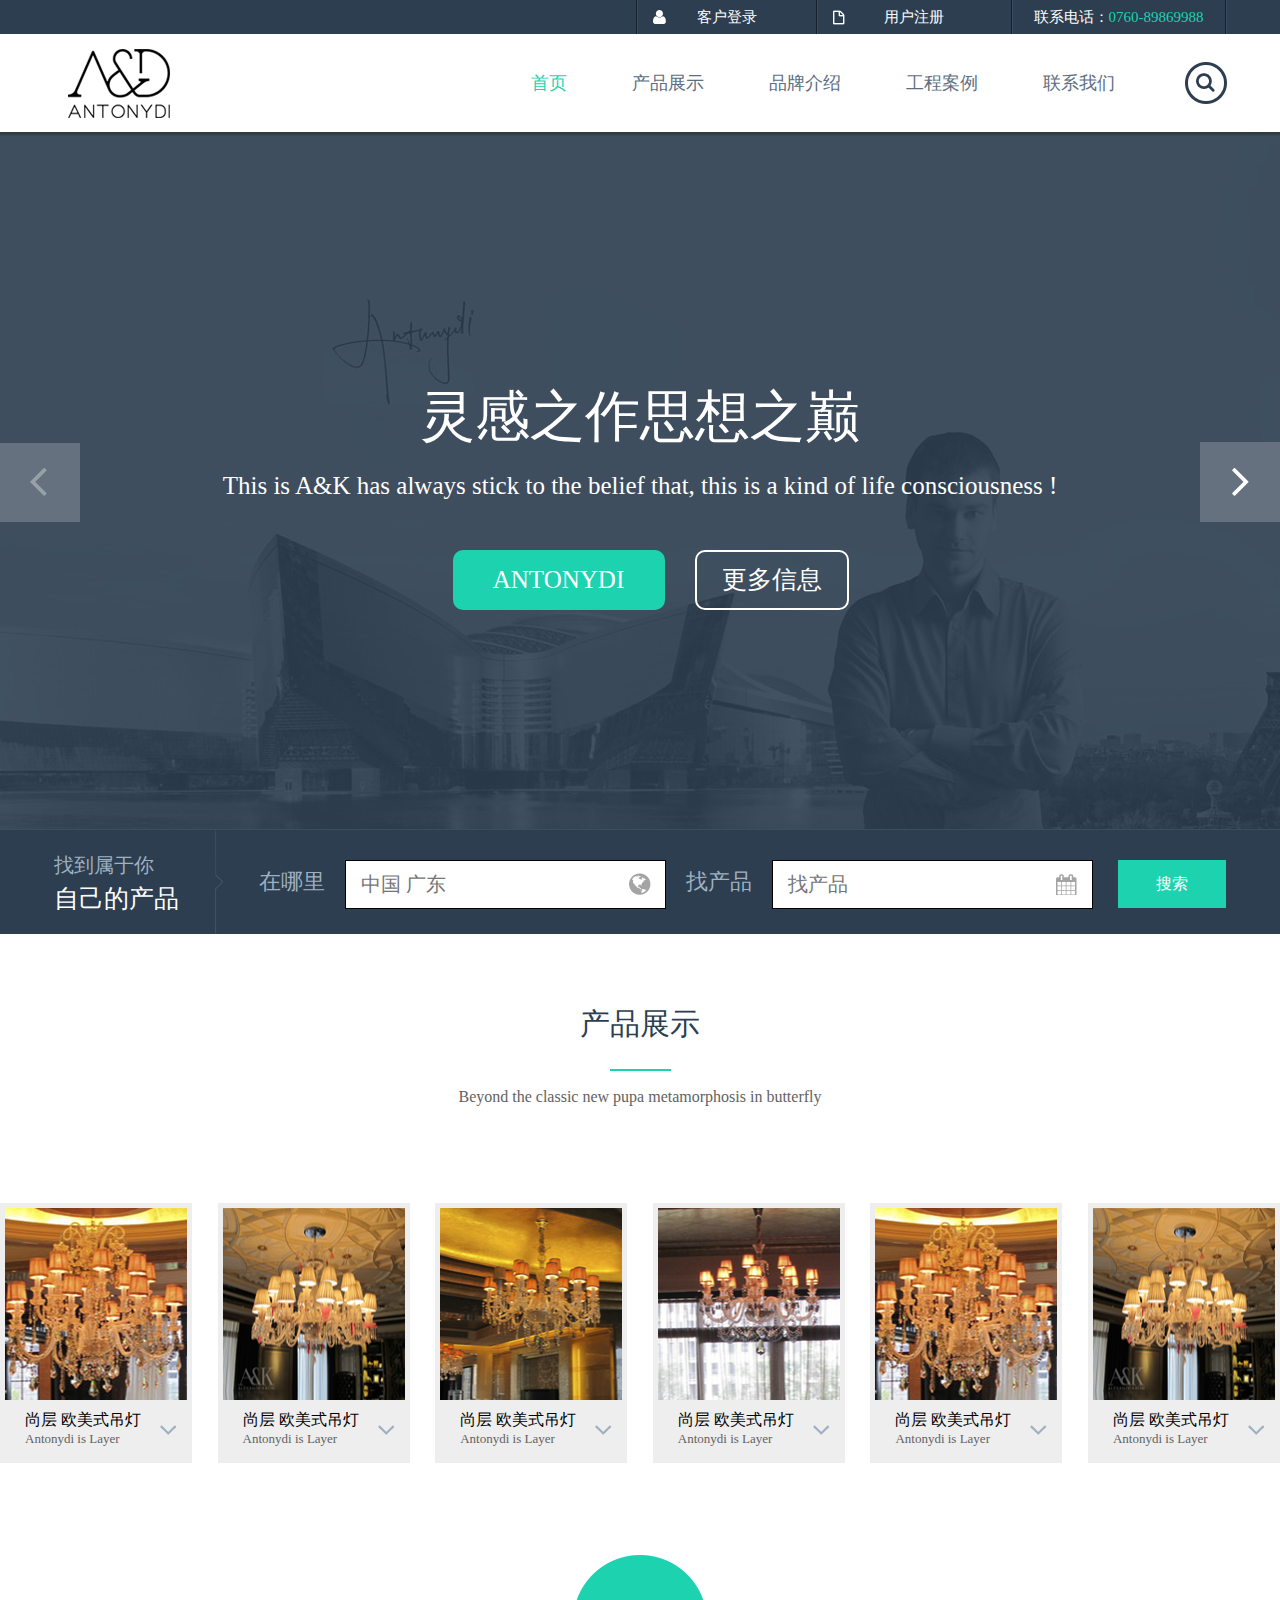
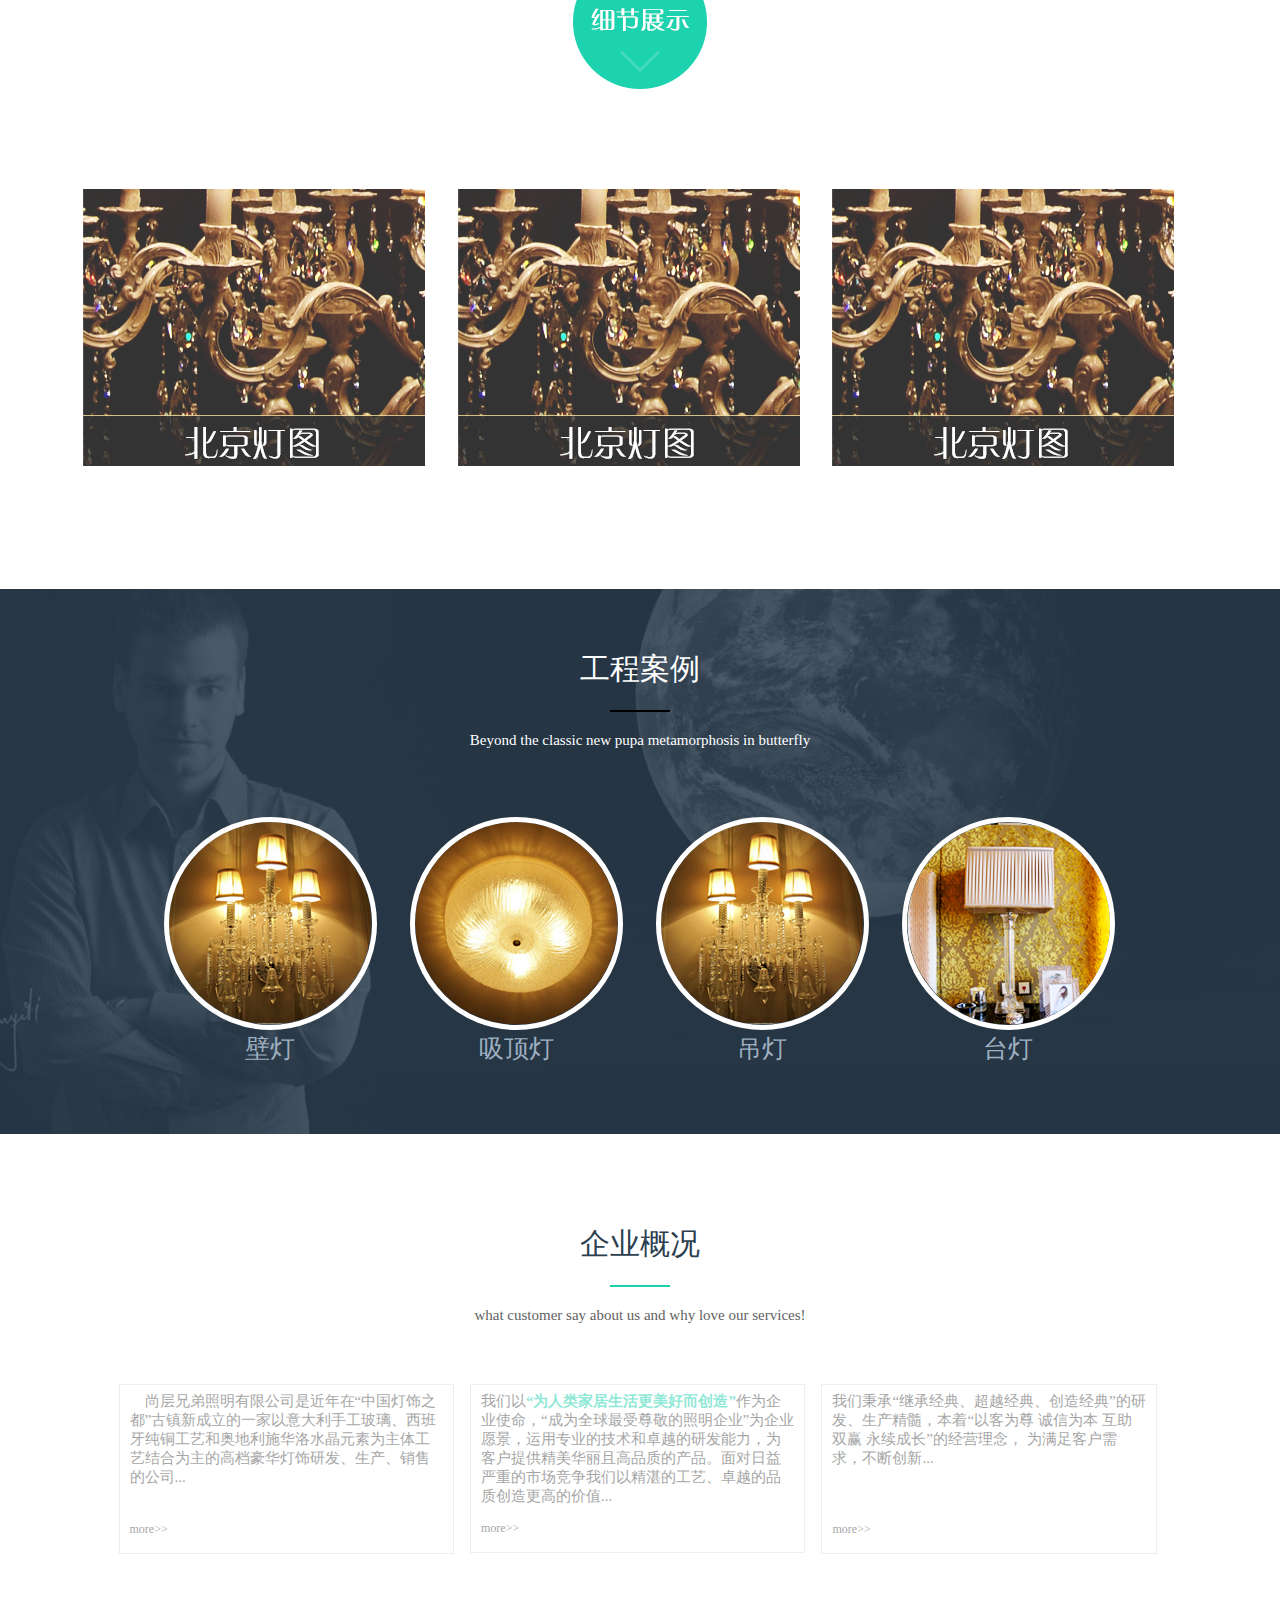
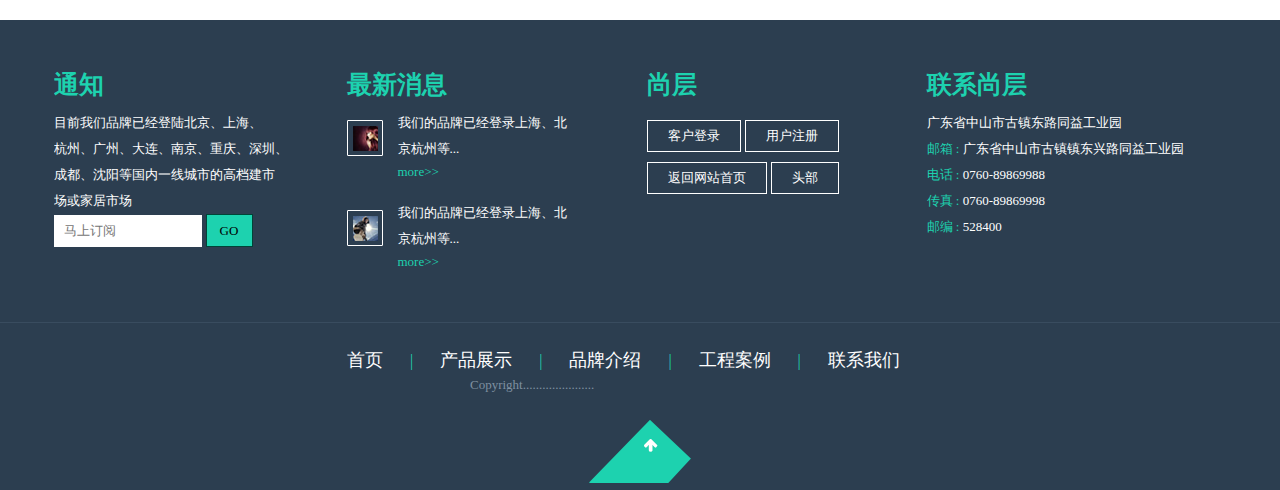
<file: production/light/index.html>
<!DOCTYPE html>
<html lang="en">
<head>
    <meta charset="UTF-8" />
    <title>Antonydi</title>
    <link rel="stylesheet" type="text/css" href="style.css" />
</head>
<body>
    <section class="wrap" >
        <header>
            <div class="header-content">
                <ul>
                    <li>
                        <p>联系电话：<span>0760-89869988</span></p>
                    </li>
                    <li>
                        <a href="">用户注册</a>
                    </li>
                    <li>
                        <a href="">客户登录</a>
                    </li>
                </ul>
            </div>
        </header>
        <nav>
            <div class="logo"> 
            </div>
            <div class="icon-search"></div>
            <ul>
                <li ><a class="chage" href="">首页</a></li>
                <li><a href="">产品展示</a></li>
                <li><a href="">品牌介绍</a></li>
                <li><a href="">工程案例</a></li>
                <li><a href="">联系我们</a></li>
            </ul>
            
        </nav>
        <section class="content">
            <div class="banner">
                <div class="banner-txt">
                    <p>灵感之作思想之巅</p>
                    <p>This is A&K has always stick to the belief that, this is a kind of life consciousness !</p>
                    <div class="more">
                    <a href="">ANTONYDI</a>
                    <a href="">更多信息</a>
                    </div>
                </div>
                <div class="banner-left"></div>
                <div class="banner-right"></div>
            </div>
            <div class="search">
                <div class="search-content">
                    <div class="find">
                        <p>找到属于你</p>
                        <p>自己的产品</p>
                    </div>
                    <div class="find-icon"></div>
                    <div class="where">
                        <p>在哪里</p>
                        <input class="input1" type="text" placeholder="&nbsp;&nbsp;&nbsp;中国 广东" />
                        <div class="where-icon"></div>
                    </div>
                    <div class="product">
                        <p>找产品</p>
                        <input class="input2" type="text"  placeholder="&nbsp;&nbsp;&nbsp;找产品" />
                        <div class="product-icon"></div>
                    </div>
                    <div class="search-txt"><a href="">搜索</a></div>
                </div>
            </div>
            <div class="show" >
                <div class="show-text">
                    <p>产品展示</p>
                    <div class="show-icon">
                    </div>
                    <p>Beyond the classic new pupa metamorphosis in butterfly </p> 
                </div>
                <div class="show-pic">
                    <ul>
                        <li>
                            <div class="s-pic1 show-a"></div>
                            <div class="s-one">
                                <a href="">尚层 欧美式吊灯</a>
                                <p>Antonydi is Layer </p>
                            </div>
                            <div class="show-pic-icon"></div>
                        </li>
                        <li> <div class="s-pic1 show-b"></div>
                            <div class="s-one">
                                <a href="">尚层 欧美式吊灯</a>
                                <p>Antonydi is Layer </p>
                            </div>
                            <div class="show-pic-icon"></div></li>
                        <li> <div class="s-pic1 show-c"></div>
                            <div class="s-one">
                                <a href="">尚层 欧美式吊灯</a>
                                <p>Antonydi is Layer </p>
                            </div>
                            <div class="show-pic-icon"></div></li>
                        <li> <div class="s-pic1 show-d"></div>
                            <div class="s-one">
                                <a href="">尚层 欧美式吊灯</a>
                                <p>Antonydi is Layer </p>
                            </div>
                            <div class="show-pic-icon"></div></li>
                        <li> <div class="s-pic1 show-e"></div>
                            <div class="s-one">
                                <a href="">尚层 欧美式吊灯</a>
                                <p>Antonydi is Layer </p>
                            </div>
                            <div class="show-pic-icon"></div></li>
                        <li> <div class="s-pic1 show-f"></div>
                            <div class="s-one">
                                <a href="">尚层 欧美式吊灯</a>
                                <p>Antonydi is Layer </p>
                            </div>
                            <div class="show-pic-icon"></div></li>
                    </ul>
                </div>
                <div class="detail">
                    <div  class="detail-join" ><a href=""></a></div>
                    <div class="detail-pic">
                        <ul>
                            <li><a href=""></a></li>
                            <li><a href=""></a></li>
                            <li><a href=""></a></li>
                        </ul>
                    </div>
                </div>
            </div>
            <div class="project">
                    <div class="project-text">
                        <p>工程案例</p>
                        <div class="heng"></div>
                        <p>Beyond the classic new pupa metamorphosis in butterfly </p>
                    </div>
                    <div class="project-pic">
                        <ul>
                            <li class="li-one"><a href=""></a><a href="">壁灯</a></li>
                            <li class="li-two"><a href=""></a><a class="xiding" href="">吸顶灯</a></li>
                            <li class="li-three"><a href=""></a><a href="">吊灯</a></li>
                            <li class="li-four"><a href=""></a><a href="">台灯</a></li>
                        </ul>
                    </div>
            </div>
            <div class="company">
                <div class="company-top">
                    <p>企业概况</p>
                    <div class="heng2"></div>
                    <p>what customer say about us and why love our services!</p>
                </div>
                <div class="company-text">
                    <ul>
                        <li>
                        <div class="heng3"></div><p>&nbsp;&nbsp;&nbsp;&nbsp;尚层兄弟照明有限公司是近年在“中国灯饰之都”古镇新成立的一家以意大利手工玻璃、西班牙纯铜工艺和奥地利施华洛水晶元素为主体工艺结合为主的高档豪华灯饰研发、生产、销售的公司...</p>
                            <a href="">more>></a>
                            <div class="heng4"></div>
                        </li>
                        <li><div class="heng3"></div><p>我们以<span>“为人类家居生活更美好而创造”</span>作为企业使命，“成为全球最受尊敬的照明企业”为企业愿景，运用专业的技术和卓越的研发能力，为客户提供精美华丽且高品质的产品。面对日益严重的市场竞争我们以精湛的工艺、卓越的品质创造更高的价值...</p>
                            <a href="">more>></a>
                            <div class="heng4"></div>
                        </li>
                        <li><div class="heng3"></div><p>我们秉承“继承经典、超越经典、创造经典”的研发、生产精髓，本着“以客为尊 诚信为本 互助双赢  永续成长”的经营理念， 为满足客户需求，不断创新...</p>
                            <a href="">more>></a>
                            <div class="heng4"></div>
                        </li>
                    </ul>
                </div>
            </div>
        </section>
        <footer>
           <div class="footer-top">
               <div class="inform">
                   <h2>通知</h2>
                   <p>目前我们品牌已经登陆北京、上海、<br/>杭州、广州、大连、南京、重庆、深圳、<br/>成都、沈阳等国内一线城市的高档建市<br/>场或家居市场</p>
                   <div class="footer-search">
                   <input class="input-one" type="text" placeholder="&nbsp;&nbsp;&nbsp;马上订阅" />
                   <input class="input-two" type="button" value="GO" />
                   </div>
               </div>
               <div class="news">
                   <h2>最新消息</h2>
                   <div class="news-one">
                       <div class="news-pic1"></div>
                       <div class="news-text">
                           <p>我们的品牌已经登录上海、北<br/>京杭州等...</p>
                           <a href="">more>></a>    
                       </div>
                   </div>
                   <div class="news-two">
                       <div class="news-pic2"></div>
                       <div class="news-text1">
                           <p>我们的品牌已经登录上海、北<br/>京杭州等...</p>
                           <a href="">more>></a>
                       </div>
                   </div>
               </div>
               <div class="client">
                   <h2>尚层</h2>
                   <div class="client-text">
                       <a href="">客户登录</a>
                       <a href="">用户注册</a>
                       <a href="">返回网站首页</a>
                       <a href="">头部</a>
                   </div>
               </div>
               <div class="relation">
                   <h2>联系尚层</h2>
                   <p>广东省中山市古镇东路同益工业园</p>
                   <p><span>邮箱 :</span> 广东省中山市古镇镇东兴路同益工业园</p>
                   <p><span>电话 : </span>0760-89869988</p>
                   <p><span>传真 : </span>0760-89869998</p>
                   <p><span>邮编 : </span>528400</p>

               </div>
           </div>
           <div class="footer-nav">
               <div class="nav1">
                   <ul>
                       <li><a href="">首页</a>|</li>
                       <li><a href="">产品展示</a>|</li>
                       <li><a href="">品牌介绍</a>|</li>
                       <li><a href="">工程案例</a>|</li>
                       <li><a href="">联系我们</a></li>
                   </ul>
                   <p>Copyright......................</p>
               </div>
           </div> 
           <div id="bottom" class="bottom"></div>
        </footer>
    </section>
    <script type="text/javascript">
    var Top=document.getElementById('bottom');
        Top.onclick=function (){
        var t1=setInterval(Jump,50);//设置周期性执行代码;
       function Jump(){
         var Top_1=document.body.scrollTop|| document.documentElement.scrollTop ;
        if (Math.floor(Top_1)==0) {
            clearInterval(t1);
        }
        else{
            var Top_1=document.body.scrollTop;
            console.log(Top_1);
            scrollTo(0,Top_1*2/3); //使用这个方法将页面滚动到指定点;
        }
        
       }
   }
    </script>
</body>
</html>
</file>
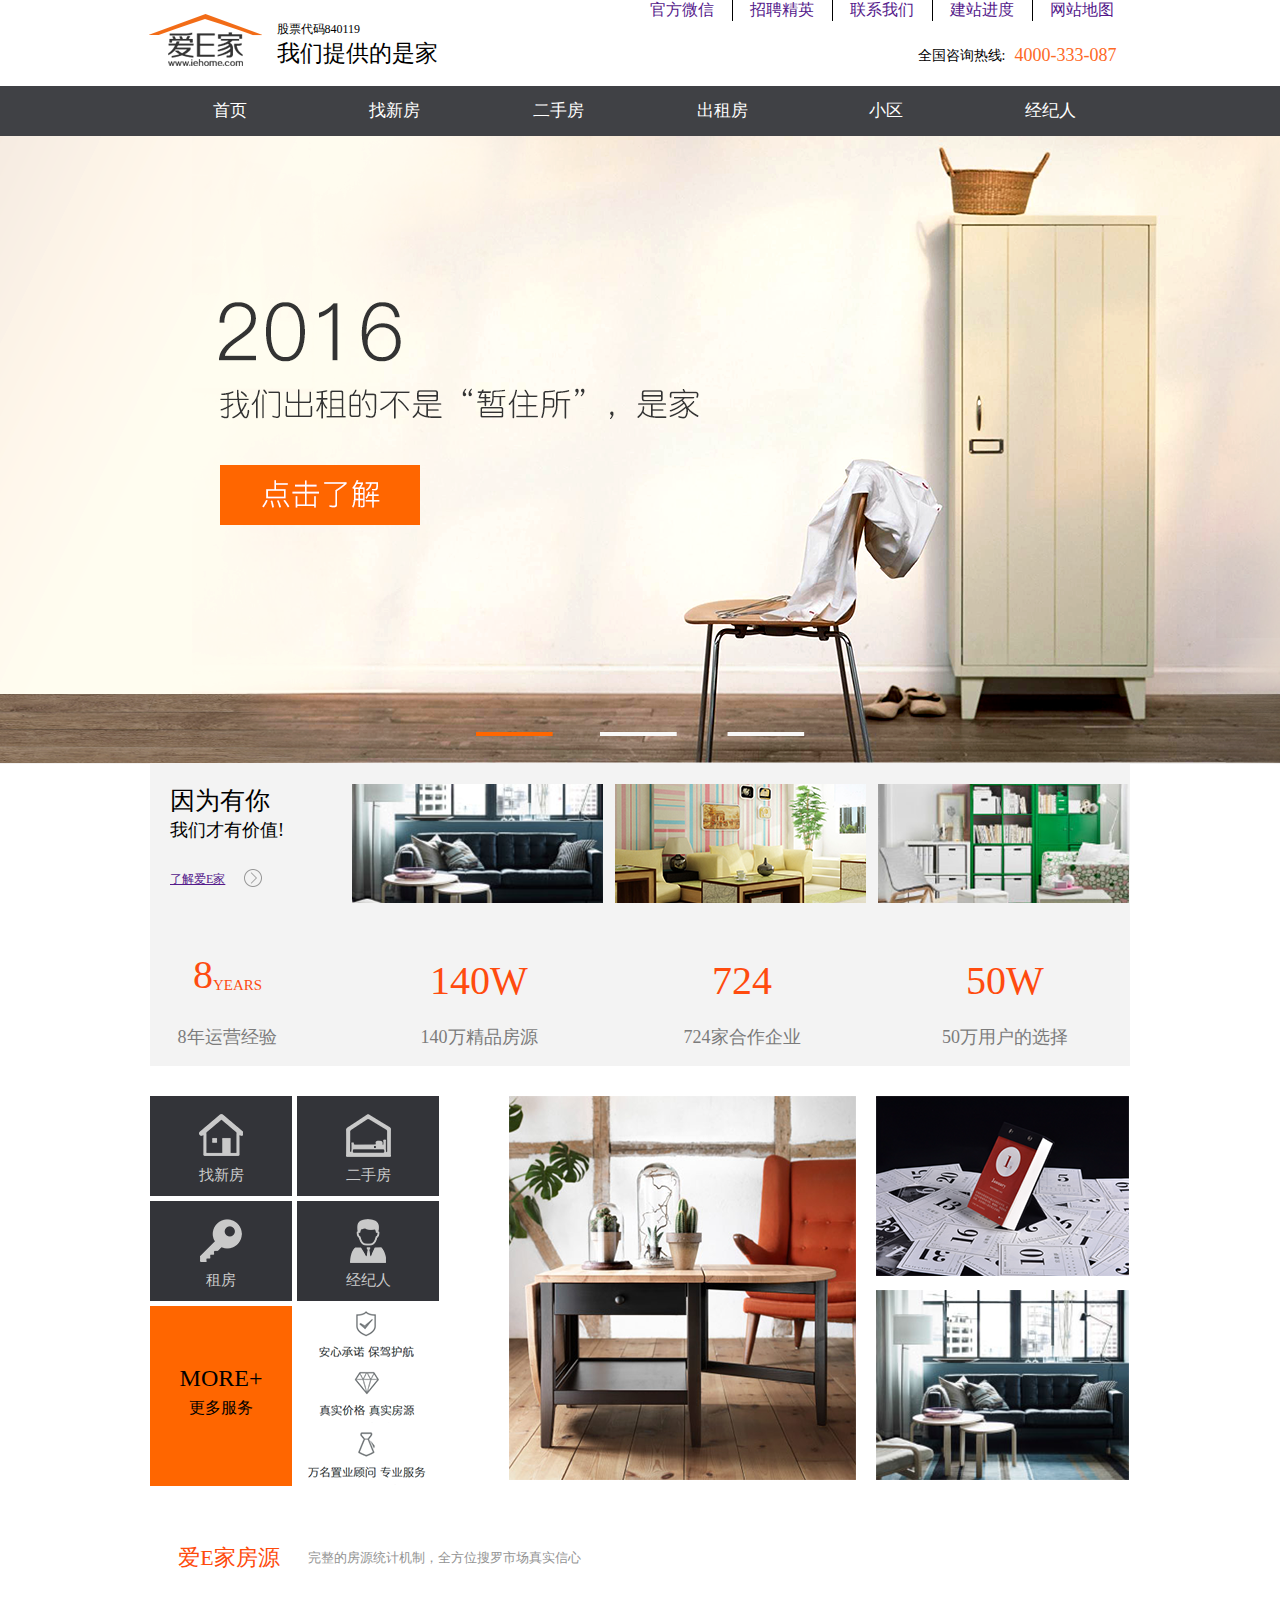
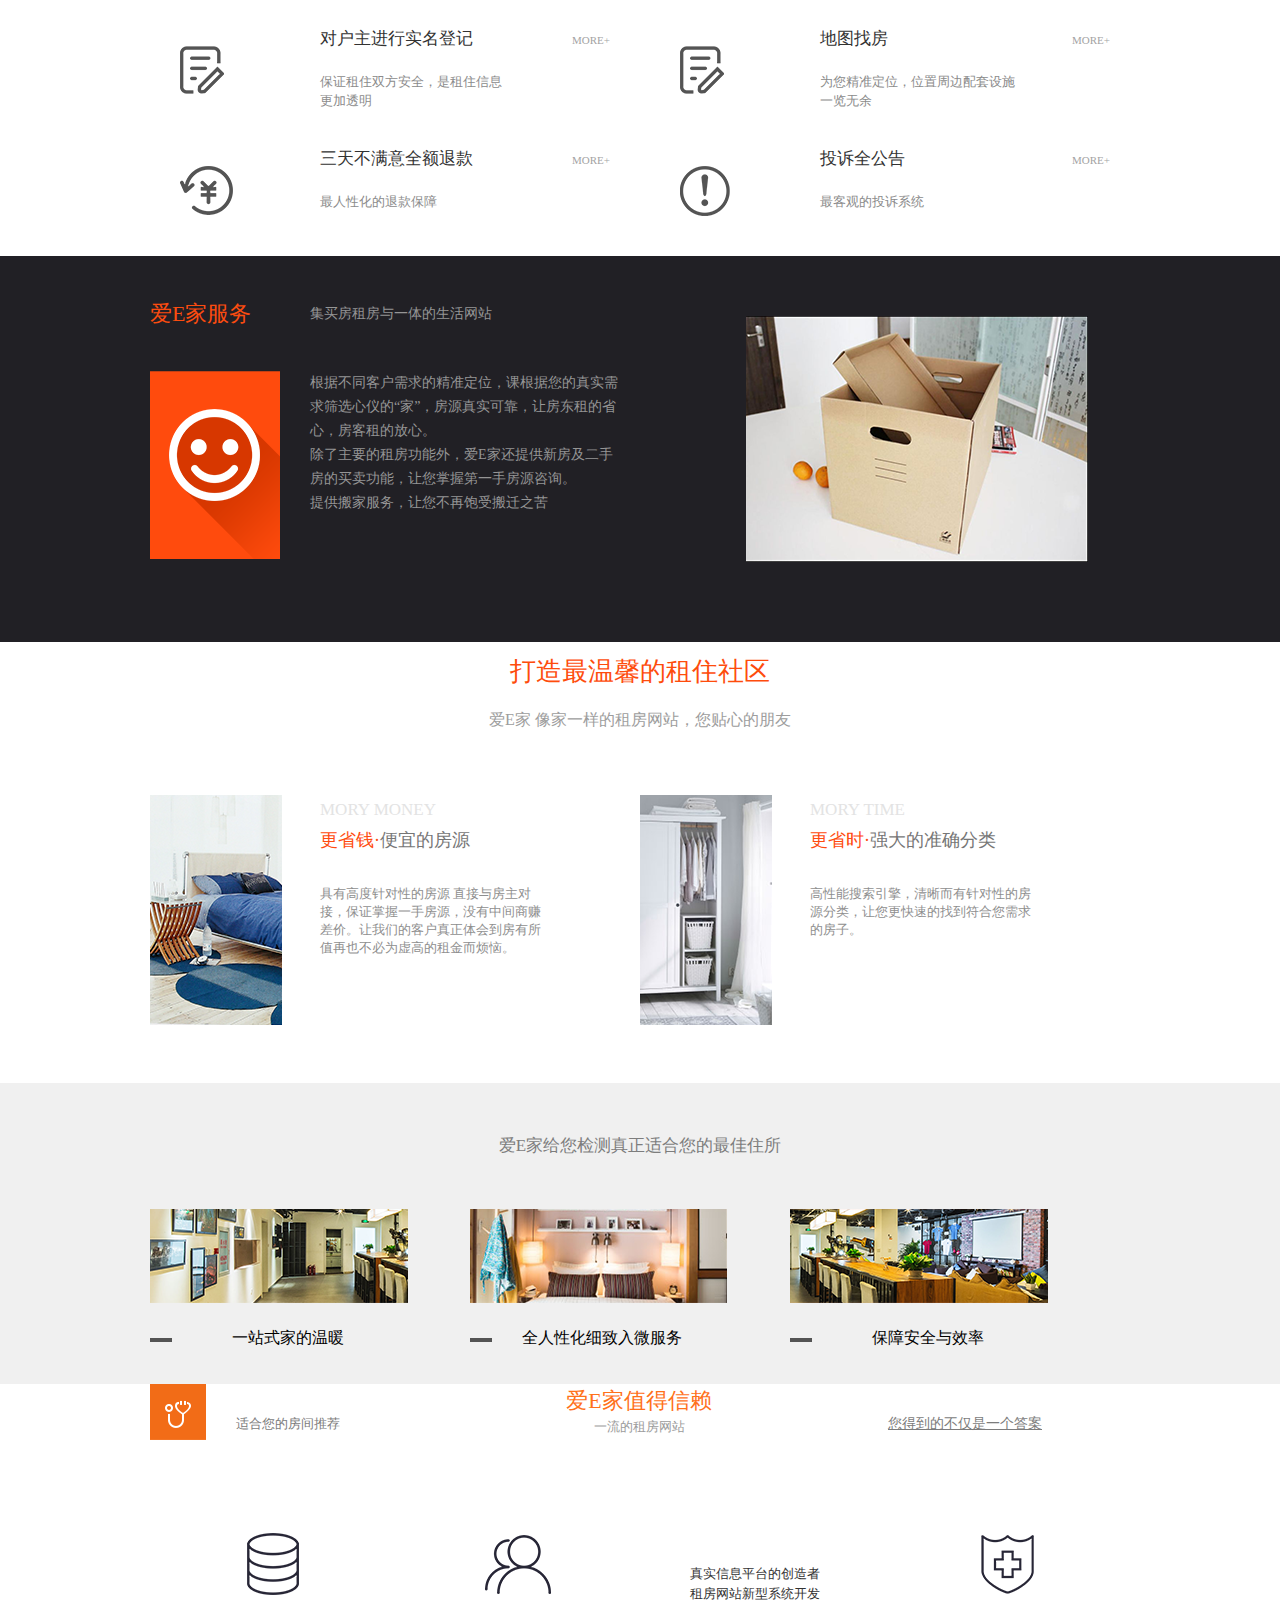
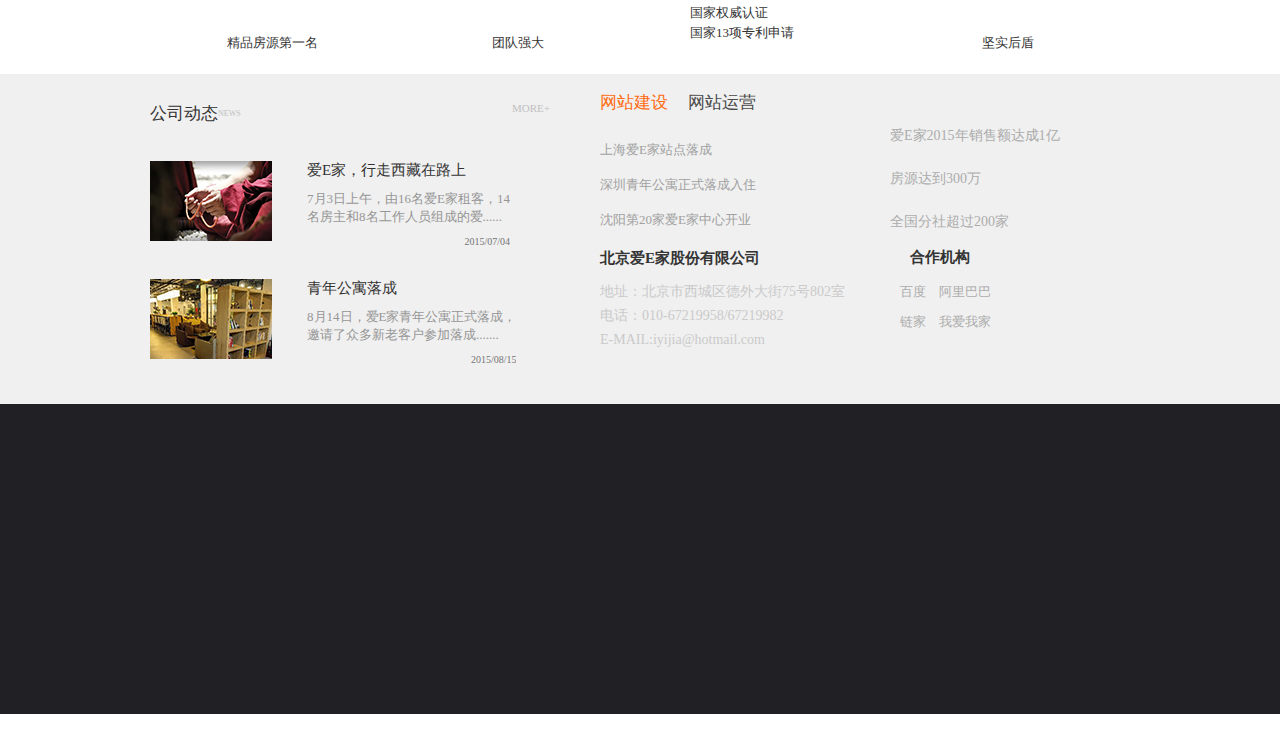
<file: production/loveE/index.html>
<!DOCTYPE html>
	<head>
		<meta charset="UTF-8">
		<title>爱E家</title>
		<link rel="stylesheet" type="text/css" href="css/iehome.css">
	</head>
	<body>
		<div class="wrap">
			<div class="top">
					<div class="logo">
						<img src="images/logo1.png">
						<div class="logo-text">
							<p class="a">股票代码840119</p>
							<p class="b">我们提供的是家</p>
						</div>
					</div>
					<div class="about" >
						<ul class="logo-right1">
							<li class="map"><a href="">
									<p >网站地图</p>
								</a></li>
							<li><a href="">
									<p>建站进度</p>
								</a></li>
							<li><a href="">
									<p>联系我们</p>
								</a></li>
							<li><a href="">
									<p>招聘精英</p>
								</a></li>
							<li><a href="">
									<p>官方微信</p>
								</a></li>
						</ul>
						<ul class="logo-right2">
							<li><p class="country">&nbsp;&nbsp;4000-333-087</p></li>
							<li><p class="phone">全国咨询热线:</p></li>
						</ul>
					</div>
			</div>
			<div class="content">
				<div class="nav">
						<div class="nav-name">
						<ul>
							<li><a href="">
									<p>首页</p>
								</a></li>
							<li><a href="">
									<p>找新房</p>
								</a></li>
							<li><a href="">
									<p>二手房</p>
								</a></li>
							<li><a href="">
									<p>出租房</p>
								</a></li>
							<li><a href="">
									<p>小区</p>
								</a></li>
							<li><a href="">
									<p>经纪人</p>
								</a></li>
						</ul>
						</div>
				</div>
				<div class="banner">		
				</div>
				<div class="you">
						<div class="you-top">
							<div class="because">
								<ul>
									<li>
										<p class="c">因为有你</p>
									</li>
									<li>
										<p class="d">我们才有价值!</p>
									</li>
									<li>
									<a href="">了解爱E家</a>
									</li>
								</ul>
							</div>
							<div class="you-right">
							<ul>
								<li><img src="images/pic16.png" alt=""></li>
								<li><img src="images/pic10.png" alt=""></li>
								<li><img src="images/pic11.png" alt=""></li>
							</ul>
							</div>
						</div>
						<div class="you-bottom">
							<div class="years">
								<ul>
									<li>
										<p class="f">&nbsp;&nbsp;8</p>
									</li>
									<li>
										<p class="g">YEARS</p>
									</li>
									<li>
										<p class="h">&nbsp;8年运营经验</p>
									</li>
								</ul>
							</div>
							<div class="fangyuan">
								<ul>
									<li><p class="i">140W</p></li>
									<li><p class="j">140万精品房源</p></li>
								</ul>
							</div>
							<div class="hezuo">
								<ul>
									<li><p class="k">724</p></li>
									<li><p class="l">724家合作企业</p></li>
								</ul>
							</div>
							<div class="yonghu">
								<ul>
									<li><p class="m">50W</p></li>
									<li><p class="n">50万用户的选择</p></li>
								</ul>
							</div>
						</div>	
				</div>
				<div class="more">
					<div class="new-house">
						<div class="zufang">
							<ul>
								<li class="zhao" ><a href="">找新房</a></li>
								<li class="er"><a href="">二手房</a></li>
								<li class="zu"><a href="">租房</a></li>
								<li class="jing"><a href="">经纪人</a></li>
							</ul>	
						</div>
						<div class="fuwu">
							<ul>
								<li class="more1"><a cl href="">MORE+</a></li>
								<li class="mare2"><a href="">更多服务</a></li>
							</ul>
						</div>
						<div class="anxin">
							<img src="images/pic13.png">
						</div>
					</div>
					<div class="red-sofa">
						<img src="images/pic12.png">
					</div>
					<div class="puke">
						<ul>
							<li><img src="images/pic14.png"></li>
							<li><img src="images/pic15.png"></li>
						</ul>
					</div>
				</div>
				<div class="aifangyuan">
					<div class="aileft">
						<p>爱E家房源</p>
					</div>
					<div class="airight">
						<p>完整的房源统计机制，全方位搜罗市场真实信心</p>
					</div>
				</div>
				<div class="more-jia">
					<div class="huzhu">
						<div class="huzhu-pic">
						</div>
						<div class="huzhu1">
							<ul>
								<li class="morejia"><a href="">MORE+</a></li>
								<li class="o"><a href="">对户主进行实名登记</a></li>
								<li class="p"><a href="">保证租住双方安全，是租住信息<br/>更加透明</a></li>
							</ul>	
						</div>
					</div>
					<div class="dituzhaofang">
						<div class="huzhu-pic">
						</div>
						<div class="dituzhaofang1">
							<ul>
								<li class="morejia"><a href="">MORE+</a></li>
								<li class="o"><a href="">地图找房</a></li>
								<li class="p"><a href="">为您精准定位，位置周边配套设施<br/>一览无余</a></li>
							</ul>	
						</div>
					</div>
					<div class="tuikuan">
						<div class="tuikuan-pic">
						</div>
						<div class="tuikuan1">
							<ul>
								<li class="morejia"><a href="">MORE+</a></li>
								<li class="o"><a href="">三天不满意全额退款</a></li>
								<li class="p"><a href="">最人性化的退款保障</a></li>
							</ul>	
						</div>
					</div>
					<div class="tousu">
						<div class="tousu-pic">
						</div>
						<div class="tousu1">
							<ul>
								<li class="morejia"><a href="">MORE+</a></li>
								<li class="o"><a href="">投诉全公告</a></li>
								<li class="p"><a href="">最客观的投诉系统</a></li>
							</ul>	
						</div>
					</div>
				</div>
				<div class="smile">
					<div class="black">
						<div class="smile-home">
							<div class="smile-fuwu">
								<p>爱E家服务</p>
							</div>
							<div class="smile-biaoqin">
								
							</div>
						</div>
						<div class="smile-text">
							<ul>
								<li class="jimaifang">
									<p>集买房租房与一体的生活网站</p>
								</li>
								<li class="genju">
									<p>根据不同客户需求的精准定位，课根据您的真实需<br/>求筛选心仪的“家”，房源真实可靠，让房东租的省<br/>心，房客租的放心。<br/>除了主要的租房功能外，爱E家还提供新房及二手<br/>房的买卖功能，让您掌握第一手房源咨询。<br/>提供搬家服务，让您不再饱受搬迁之苦</p>
								</li>
							</ul>
						</div>
						<div class="box">
							
						</div>
					</div>
				</div>
				<div class="wenxin">
					<div class="zuzhu">
						<div class="shequ">
							<ul>
								<li class="shequ-top">
									<p>打造最温馨的租住社区</p>
								</li>
								<li class="shequ-bottom">
									<p>爱E家 像家一样的租房网站，您贴心的朋友</p>
								</li>
							</ul>
						</div>
					</div>
				</div>
				<div class="more-more">
					<div class="more-two">
						<div class="money">
							<div class="money-pic">
							</div>
							<div class="money-text">
								<ul>
									<li class="more-money">
										<p>MORY MONEY</p>
									</li>
									<li class="shengqian">
										<p>更省钱·<br/></p>
									</li>
									<li class="pianyi">
										<p>便宜的房源</p>
									</li>
								</ul>
							</div>
								<div class="money-text1">
									<ul>
									<li class="juyou">
										<p>具有高度针对性的房源 直接与房主对<br/>接，保证掌握一手房源，没有中间商赚<br/>差价。让我们的客户真正体会到房有所<br/>值再也不必为虚高的租金而烦恼。</p>
									</li>
								</ul>
								</div>
						</div>
						<div class="time">
							<div class="time-pic">
							</div>
							<div class="time-text">
								<ul>
									<li class="more-time">
										<p>MORY TIME</p>
									</li>
									<li class="shengqian">
										<p>更省时·<br/></p>
									</li>
									<li class="pianyi">
										<p>强大的准确分类</p>
									</li>
								</ul>
							</div>
								<div class="money-text1">
									<ul>
									<li class="juyou2">
										<p>高性能搜索引擎，清晰而有针对性的房<br/>源分类，让您更快速的找到符合您需求<br/>的房子。</p>
									</li>
								</ul>
								</div>
						</div>
					</div>
				</div>
				<div class="zuijia">
					<div class="jiance">
						<div class="jiance-text">
							<p>爱E家给您检测真正适合您的最佳住所</p>
						</div>
						<div class="pic-three">
							<div class="yizhanshi">
								<div class="pic-1" >
								</div>
								<div class="hei1">
								</div>
								<div class="wenzi-a">
								<p>一站式家的温暖</p>
								</div>
							</div>
							<div class="renxinghua">
								<div class="pic-2" >
								</div>
								<div class="hei1">
								</div>
								<div class="wenzi-b">
								<p>全人性化细致入微服务</p>
								</div>
							</div>
							<div class="baozhang">
								<div class="pic-3" >
								</div>
								<div class="hei1">
								</div>
								<div class="wenzi-c">
								<p>保障安全与效率</p>
								</div>
							</div>
						</div>
					</div>
				</div>
				<div class="zhide">
					<div class="xinlai">
						<div class="shihe">
							<div class="chazuo-icon">
							</div>
							<p>适合您的房间推荐</p>
						</div>
						<div class="yiliu">
							<ul>
								<li class="yiliu-top">
									<p>爱E家值得信赖</p>
								</li>
								<li class="yiliu-bottom">
									<p>一流的租房网站</p>
								</li>
							</ul>
						</div>
						<div class="daan">
							<p>您得到的不仅是一个答案</p>
						</div>
					</div>
					<div class="three-icon">
						<div class="icon-one">
							<div class="one-pic">
							</div>
							<p>精品房源第一名</p>
						</div>
						<div class="icon-two">
							<div class="two-pic">
							</div>
							<p>团队强大</p>
						</div>
						<div class="icon-text">
							<p>真实信息平台的创造者<br/>租房网站新型系统开发<br/>国家权威认证<br/>国家13项专利申请</p>
						</div>
						<div class="icon-three">
							<div class="three-pic">
							</div>
							<p>坚实后盾</p>
						</div>
					</div>
				</div>
				<div class="gongsi">
					<div class="dongtai">
						<div class="gongsi-news">
							<div class="news-more">
								<ul>
									<li class="gongsi-text">
										<p>公司动态</p>
									</li>
									<li class="news-news">
										<p>NEWS</p>
									</li>
									<li class="news-morejia">
										<p>MORE+</p>
									</li>
								</ul>
							</div>
							<div class="xizang">
								<div class="xizang-pic">
									<img src="images/pic8.png">
								</div>
								<div class="xizang-text">
									<ul>
										<li class="xizang-one">
											<p>爱E家，行走西藏在路上</p>
										</li>
										<li class="xizang-two">
											<p>7月3日上午，由16名爱E家租客，14<br/>名房主和8名工作人员组成的爱......</p>
										</li>
										<li class="xizang-three">
											<p>2015/07/04</p>
										</li>
									</ul>
								</div>
							</div>
							<div class="gongyu">
								<div class="gongyu-pic">
									<img src="images/pic9.png">
								</div>
								<div class="gongyu-text">
									<ul>
										<li class="gongyu-one">
											<p>青年公寓落成</p>
										</li>
										<li class="gongyu-two">
											<p>8月14日，爱E家青年公寓正式落成，<br/>邀请了众多新老客户参加落成.......</p>
										</li>
										<li class="gongyu-three">
											<p>2015/08/15</p>
										</li>
									</ul>
								</div>
							</div>
						</div>
						<div class="jianshe">
							<div class="yunying">
								<ul>
									<li class="wz-jianshe">
										<p>网站建设</p>
									</li>
									<li class="wz-yunying">
										<p>网站运营</p>
									</li>
								</ul>
							</div>
							<div class="shanghai">
								<ul type="circle">
									<li>
										<p>上海爱E家站点落成</p>
									</li>
									<li>
										<p>深圳青年公寓正式落成入住</p>
									</li>
									<li>
										<p>沈阳第20家爱E家中心开业</p>
									</li>
									<li>
										<p></p>
									</li>
								</ul>
							</div>
							<div class="beijing">
								<h2>北京爱E家股份有限公司</h2>
								<p>地址：北京市西城区德外大街75号802室<br/>电话：010-67219958/67219982<br/>E-MAIL:iyijia@hotmail.com</p>
							</div>
						</div>
						<div class="xiaoshou">
							<div class="dacheng">
								<p>爱E家2015年销售额达成1亿<br/>房源达到300万<br/>全国分社超过200家</p>
							</div>
							<div class="hezuojigou">
								<h2>合作机构</h2>
								<p>百度&nbsp;&nbsp;&nbsp;&nbsp;阿里巴巴<br/>链家&nbsp;&nbsp;&nbsp;&nbsp;我爱我家</p>
							</div>
						</div>
					</div>
				</div>
				<div class="top-black">
					<div class="erweima">
						
					</div>
				</div>
			</div>
		</div>		
	</body>
</html>
</file>
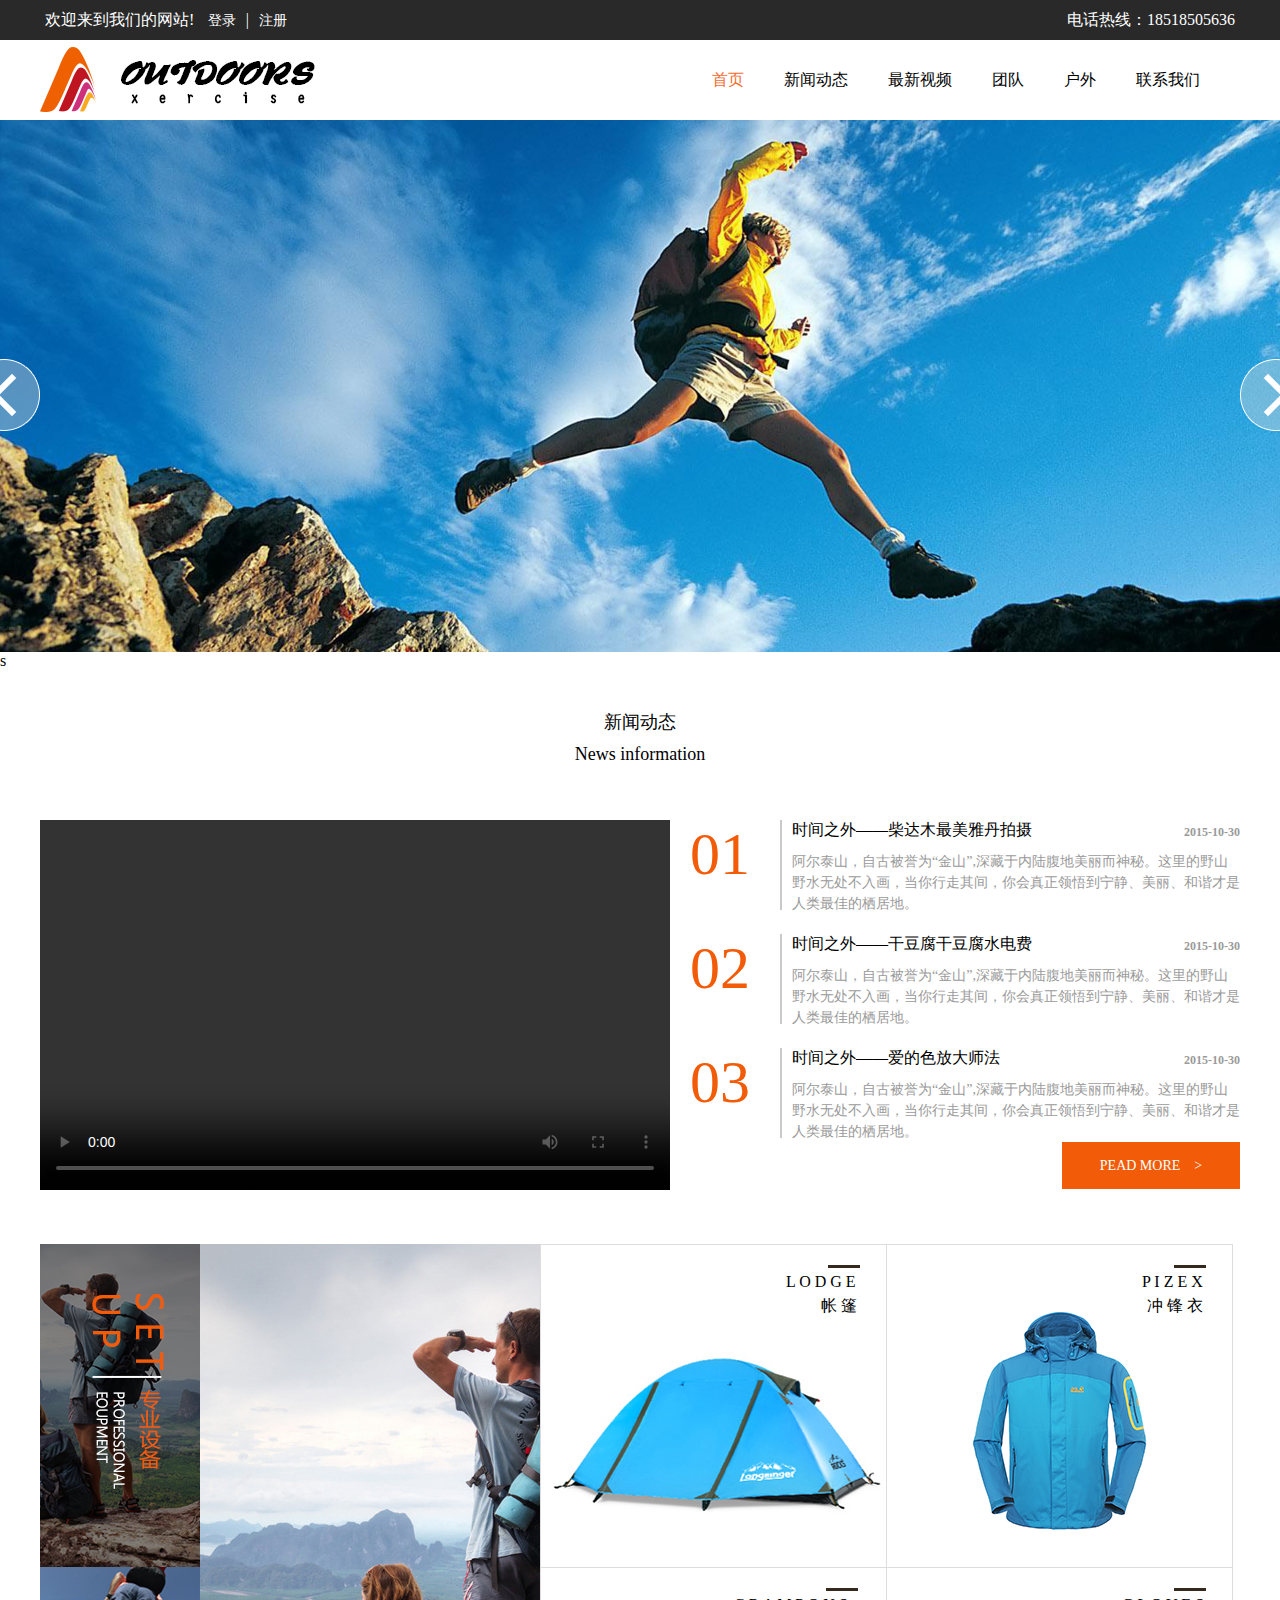
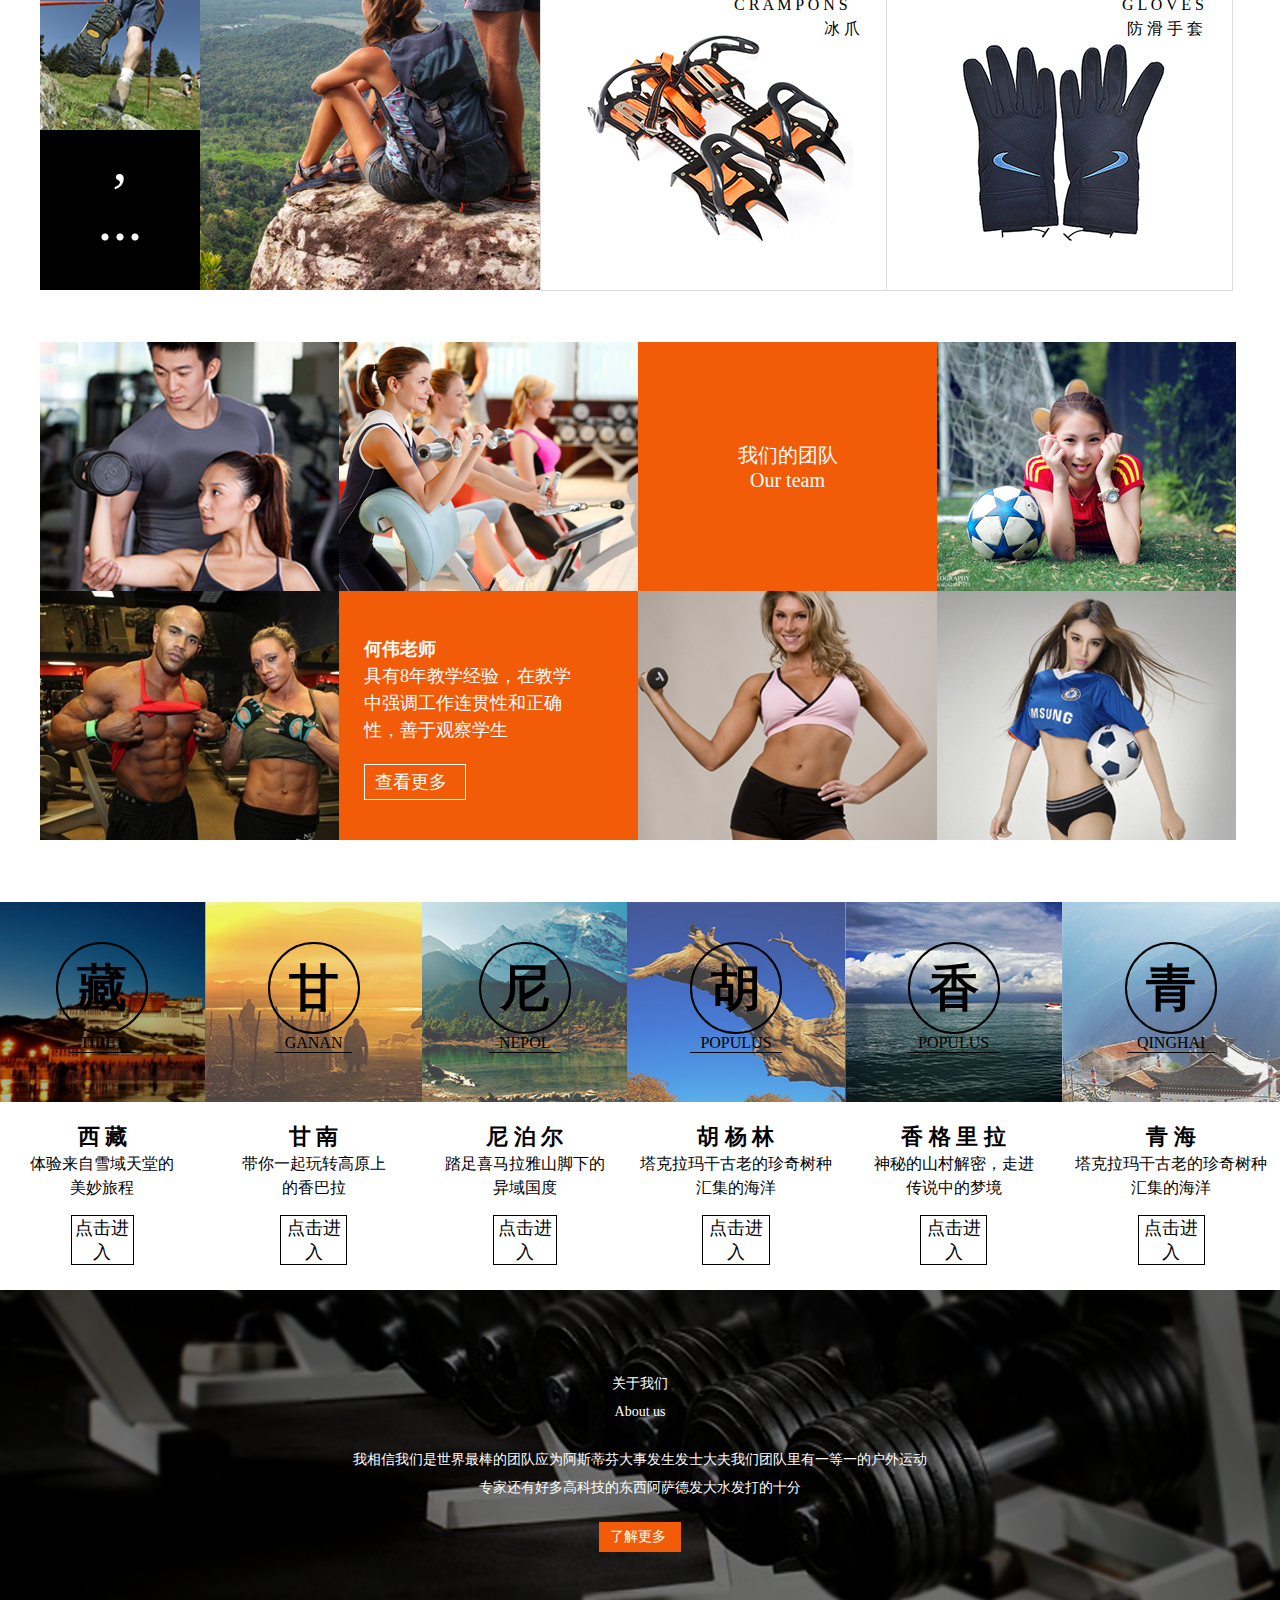
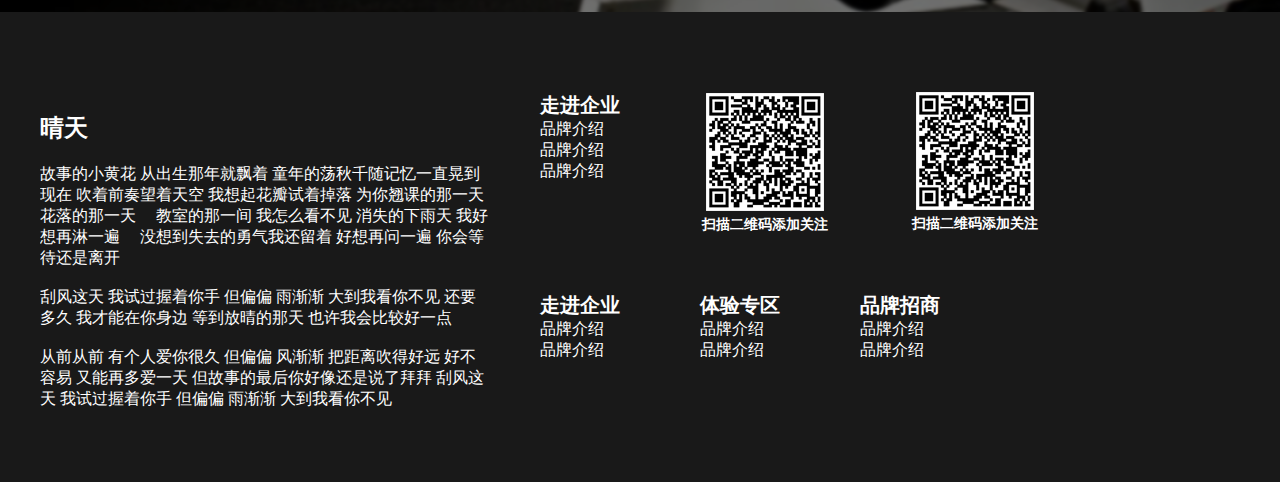
<file: production/outdoors/index.html>
<!doctype html>
<html lang="en">
<head>
	<meta charset="UTF-8">
	<title>户外</title>
	<link rel="stylesheet" type="text/css" href="css/style.css">
	
</head>
	<body>
		<div class="wrap">
			<header>
				<div class="welcome">
					<div class="w-left">
						<p>欢迎来到我们的网站!</p>
						<a class="dl" href="">&nbsp;登录</a>
						<p>|</p>
						<a href="">注册</a>
					</div>
					<div class="w-right">
						<p>电话热线：18518505636</p>
					</div>
				</div>
			</header>
			<nav>
				<div class="logo"></div>
				<ul>
					<li class="first"><a href="">首页</a></li>
					<li><a href="">新闻动态</a></li>
					<li><a href="">最新视频</a></li>
					<li><a href="">团队</a></li>
					<li><a href="">户外</a></li>
					<li><a href="">联系我们</a></li>
				</ul>
			</nav>
			<div class="banner">
				<a href=""><img id="pic" src="images/banner.png" alt=""></a>
				<div id="iconLeft" class="icon-left" ><a id="icon" href=""></a></div>
				<div id="iconRight" class="icon-right" ></div>s
			</div>
			<section class="content">
				<section class="news">
					<div class="news-top">
						<a href="">新闻动态</a>
						<a href="">News information</a>
					</div>
					<div class="news-left">
						<video width="630" height="370" controls="controls">
						</video>
					</div>
					<div class="news-right">
						<div class="news1">
							<div class="number">
								<p>01</p>
							</div>
							<div class="new-text1">
								<div class="text-one">
									<p><a href="">时间之外——柴达木最美雅丹拍摄</a></p>
									<h3>2015-10-30</h3>
								</div>
								<div class="text-word">
									<a href="">阿尔泰山，自古被誉为“金山”,深藏于内陆腹地美丽而神秘。这里的野山野水无处不入画，当你行走其间，你会真正领悟到宁静、美丽、和谐才是人类最佳的栖居地。</a>
								</div>
							</div>
						</div>
						<div class="news2">
							<div class="number">
								<p>02</p>
							</div>
							<div class="new-text1">
								<div class="text-one">
									<p><a href="">时间之外——干豆腐干豆腐水电费</a></p>
									<h3>2015-10-30</h3>
								</div>
								<div class="text-word">
									<a href="">阿尔泰山，自古被誉为“金山”,深藏于内陆腹地美丽而神秘。这里的野山野水无处不入画，当你行走其间，你会真正领悟到宁静、美丽、和谐才是人类最佳的栖居地。</a>
								</div>
							</div>
						</div>
						<div class="news3">
							<div class="number">
								<p>03</p>
								
							</div>
							<div class="new-text1">
								<div class="text-one">
									<p><a href="">时间之外——爱的色放大师法</a></p>
									<h3>2015-10-30</h3>
								</div>
								<div class="text-word">
									<a href="">阿尔泰山，自古被誉为“金山”,深藏于内陆腹地美丽而神秘。这里的野山野水无处不入画，当你行走其间，你会真正领悟到宁静、美丽、和谐才是人类最佳的栖居地。</a>
								</div>
							</div>
						</div>
						<div class="news4">
							<a href="">PEAD MORE &nbsp;&nbsp;&nbsp;></a>
						</div>
					</div>
				</section>
				<section class="product">
					<div class="product-left">
						<div class="pic-left">
							<div class="set-up">
							<div class="dou">
								<p>,</p>
								<p>...</p>
							</div>
							</div>
						</div>
						<div class="pic-right">
							<div class="bg">
								<div class="bg-text">
									<p>我们拥有最专业的先进设备</p>
									<p><a href="">让您旅途无忧</a></p>
								</div>
							</div>
						</div>
					</div>
					<div class="product-right">
						<div class="lodge">
							<a href="">
							<div class="lodge-text" >
								<div class="black" ></div>
								<p>L O D G E</p>
								<p class="zhang">帐 篷</p>
							</div>
							</a>
						</div>
						<div class="lodge1">
							<a href="">
							<div class="lodge-text" >
								<div class="black1" ></div>
								<p>P I Z E X</p>
								<p class="chong">冲 锋 衣</p>
							</div>
							</a>
						</div>
						<div class="lodge2">
							<a href="">
							<div class="lodge-text" >
								<div class="black2" ></div>
								<p>C R A M P O N S </p>
								<p class="bing">冰 爪</p>
							</div>
							</a>
						</div>
						<div class="lodge3">
							<a href="">
								<div class="lodge-text" >
									<div class="black3" ></div>
									<p>G L O V E S</p>
									<p class="fang">防 滑 手 套</p>
								</div>
							</a>
						</div>
					</div>
				</section>
				<section class="show">
					<div class="show-top">
						<div class="show1"></div>
						<div class="show2"></div>
						<div class="show3">
							<div class="our">
								<p>我们的团队</p>
								<p>Our team</p>
							</div>
						</div>
						<div class="show4"></div>
					</div>
					<div class="show-bottom">
						<div class="show5"></div>
						<div class="show6">
							<div class="teacher">
								<h2>何伟老师</h2>
								<p>具有8年教学经验，在教学中强调工作连贯性和正确性，善于观察学生</p>
								<a href="">查看更多</a>
							</div>
						</div>
						<div class="show7"></div>
						<div class="show8"></div>
					</div>
				</section>
				<section class="place">
					<div class="city">
						<div class="place-pic change">
							<h2>藏</h2>
							<p>TIBET</p>
						</div>
						<div class="place-text change">
							<h2>西 藏</h2>
							<p>体验来自雪域天堂的</p>
							<p>美妙旅程</p>
							<a href="">点击进入</a>
						</div>
					</div>
					<div class="city">
						<div class="place-pic1 change">
							<h2>甘</h2>
							<p>GANAN</p>
						</div>
						<div class="place-text change">
							<h2>甘 南</h2>
							<p>带你一起玩转高原上</p>
							<p>的香巴拉</p>
							<a href="">点击进入</a>
						</div>
					</div>
					<div class="city">
						<div class="place-pic2 change">
							<h2>尼</h2>
							<p>NEPOL</p>
						</div>
						<div class="place-text">
							<h2>尼 泊 尔</h2>
							<p>踏足喜马拉雅山脚下的</p>
							<p>异域国度</p>
							<a href="">点击进入</a>
						</div>
					</div>
					<div class="city">
						<div class="place-pic3 change">
							<h2>胡</h2>
							<p>POPULUS</p>
						</div>
						<div class="place-text">
							<h2>胡 杨 林</h2>
							<p>塔克拉玛干古老的珍奇树种</p>
							<p>汇集的海洋</p>
							<a href="">点击进入</a>
						</div>
					</div>
					<div class="city">
						<div class="place-pic4 change">
							<h2>香</h2>
							<p>POPULUS</p>
						</div>
						<div class="place-text">
							<h2>香 格 里 拉</h2>
							<p>神秘的山村解密，走进</p>
							<p>传说中的梦境</p>
							<a href="">点击进入</a>
						</div>
					</div>
					<div class="city">
						<div class="place-pic5 change">
							<h2>青</h2>
							<p>QINGHAI</p>
						</div>
						<div class="place-text">
							<h2>青 海</h2>
							<p>塔克拉玛干古老的珍奇树种</p>
							<p>汇集的海洋</p>
							<a href="">点击进入</a>
						</div>
					</div>
				</section>
				<section class="about">
					<div class="about-text">
						<p>关于我们</p>
						<p>About us</p>
						<p>我相信我们是世界最棒的团队应为阿斯蒂芬大事发生发士大夫我们团队里有一等一的户外运动</p>
						<p>专家还有好多高科技的东西阿萨德发大水发打的十分</p>
						<a href="">了解更多</a>
					</div>
				</section>
			</section>
			<footer>
				<section class="footer-text">
					<div class="believe">
						<h2>晴天</h2>
						<p>故事的小黄花 从出生那年就飘着 童年的荡秋千随记忆一直晃到现在
						吹着前奏望着天空 我想起花瓣试着掉落
						为你翘课的那一天 花落的那一天　
						教室的那一间 我怎么看不见
						消失的下雨天 我好想再淋一遍　
						没想到失去的勇气我还留着
						好想再问一遍 你会等待还是离开<br/><br/>
						刮风这天 我试过握着你手
						但偏偏 雨渐渐 大到我看你不见
						还要多久 我才能在你身边
						等到放晴的那天 也许我会比较好一点<br/><br/>
						从前从前 有个人爱你很久
						但偏偏 风渐渐 把距离吹得好远
						好不容易 又能再多爱一天
						但故事的最后你好像还是说了拜拜
						刮风这天 我试过握着你手
						但偏偏 雨渐渐 大到我看你不见</p>
					</div>
					<div class="join">
						<div class="join-top">
							<div class="come">
								<h2>走进企业</h2>
								<p>品牌介绍</p>
								<p>品牌介绍</p>
								<p>品牌介绍</p>
							</div>
							<div class="mar1">
								<i class="two-wei1"></i>
								<h3>扫描二维码添加关注</h3>
							</div>
							<div class="mar2">
								<i class="two-wei2"></i>
								<h3>扫描二维码添加关注</h3>
							</div>

						</div>
						<div class="join-bottom">
							<ul>
								<li>
								<h2>走进企业</h2>
								<p>品牌介绍</p>
								<p>品牌介绍</p>
								</li>
								<li>
								<h2>体验专区</h2>
								<p>品牌介绍</p>
								<p>品牌介绍</p>
								</li>
								<li>
								<h2>品牌招商</h2>
								<p>品牌介绍</p>
								<p>品牌介绍</p>
								</li>
							</ul>
						</div>
					</div>
				</section>
			</footer>
		</div>
		<script>
	var oImg=document.getElementById('pic');
	var oDivLeft=document.getElementById('iconLeft');
	var oDivRight=document.getElementById('iconRight');
	var arr=['images/banner.png','images/banner1.png'];
	var sum=0;
	oDivLeft.onclick=function(){
		sum--;
		if(sum<0){
			sum=arr.length-1;
		}
		oImg.src=arr[sum];
	}
	oDivRight.onclick=function(){
		sum++;
		if(sum>1){
			sum=0;
		}
		oImg.src=arr[sum];	
	}
	</script>
	</body>
</html>
</file>
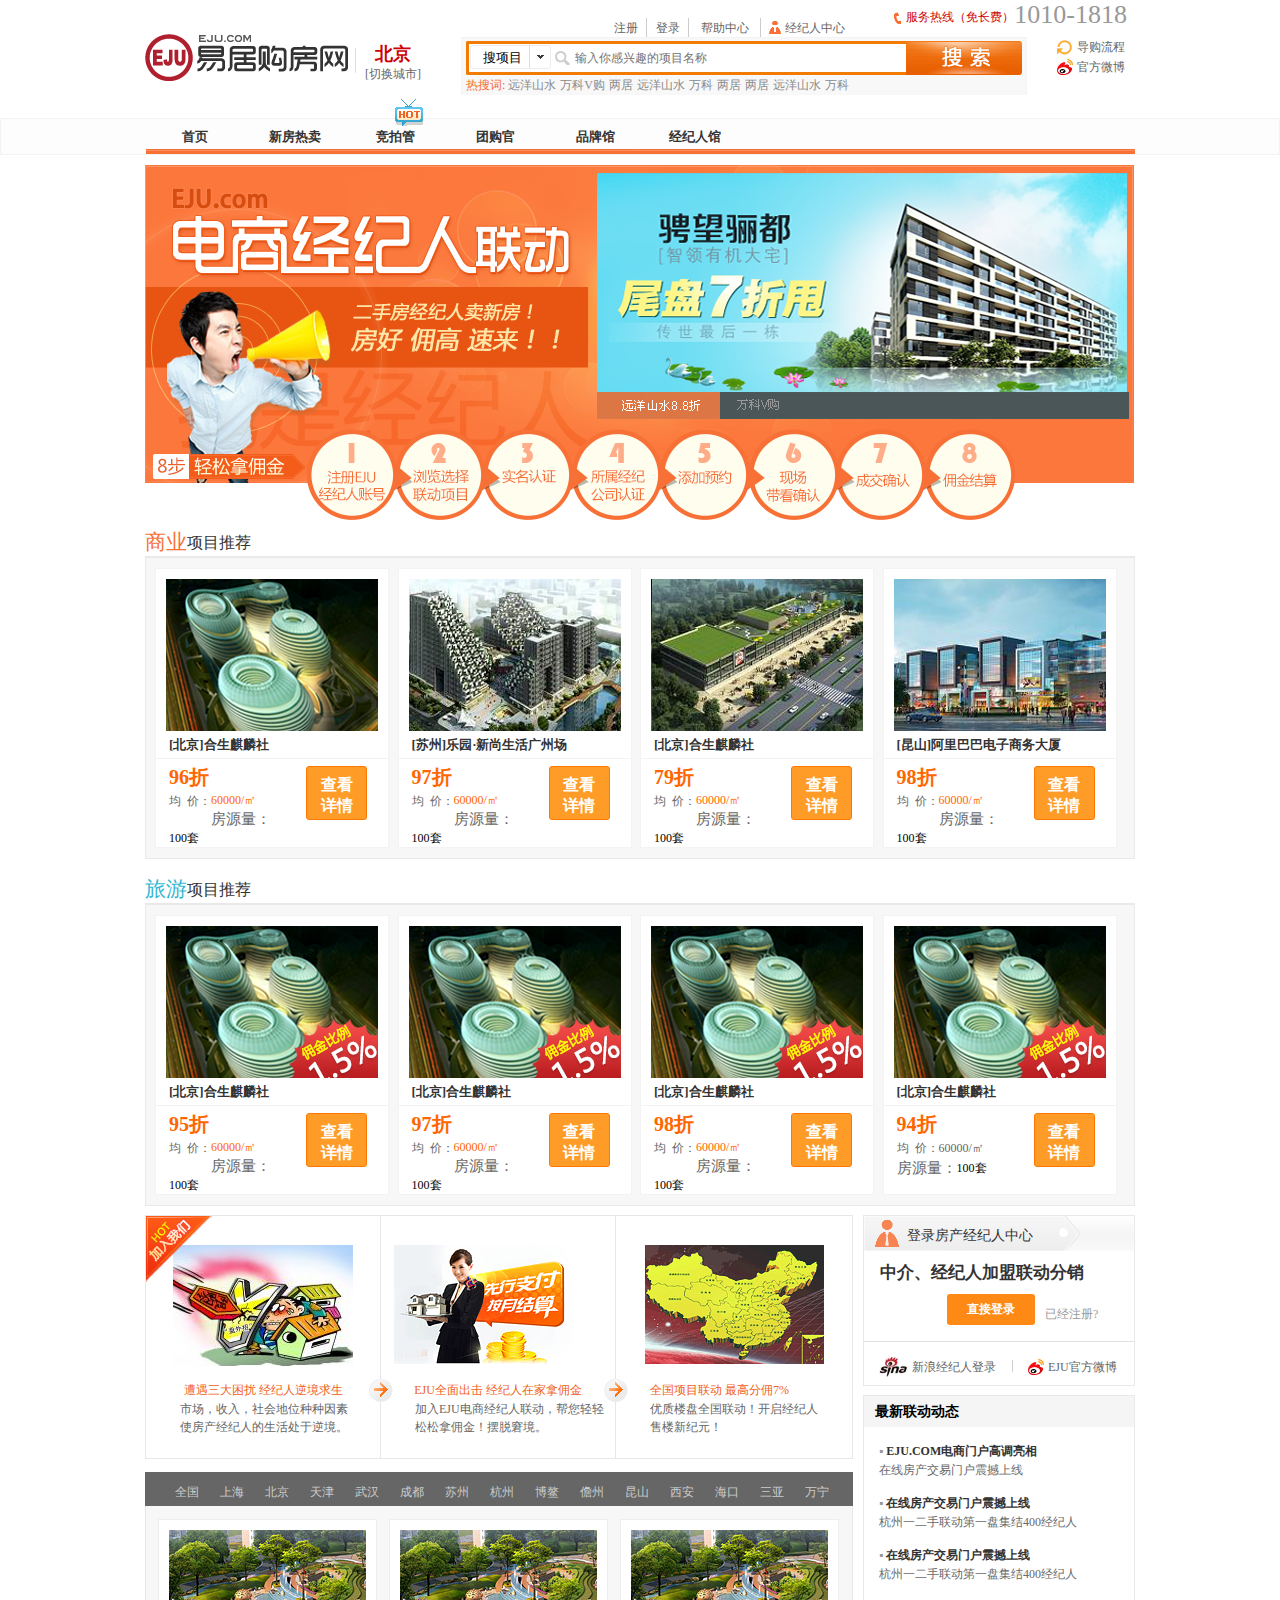
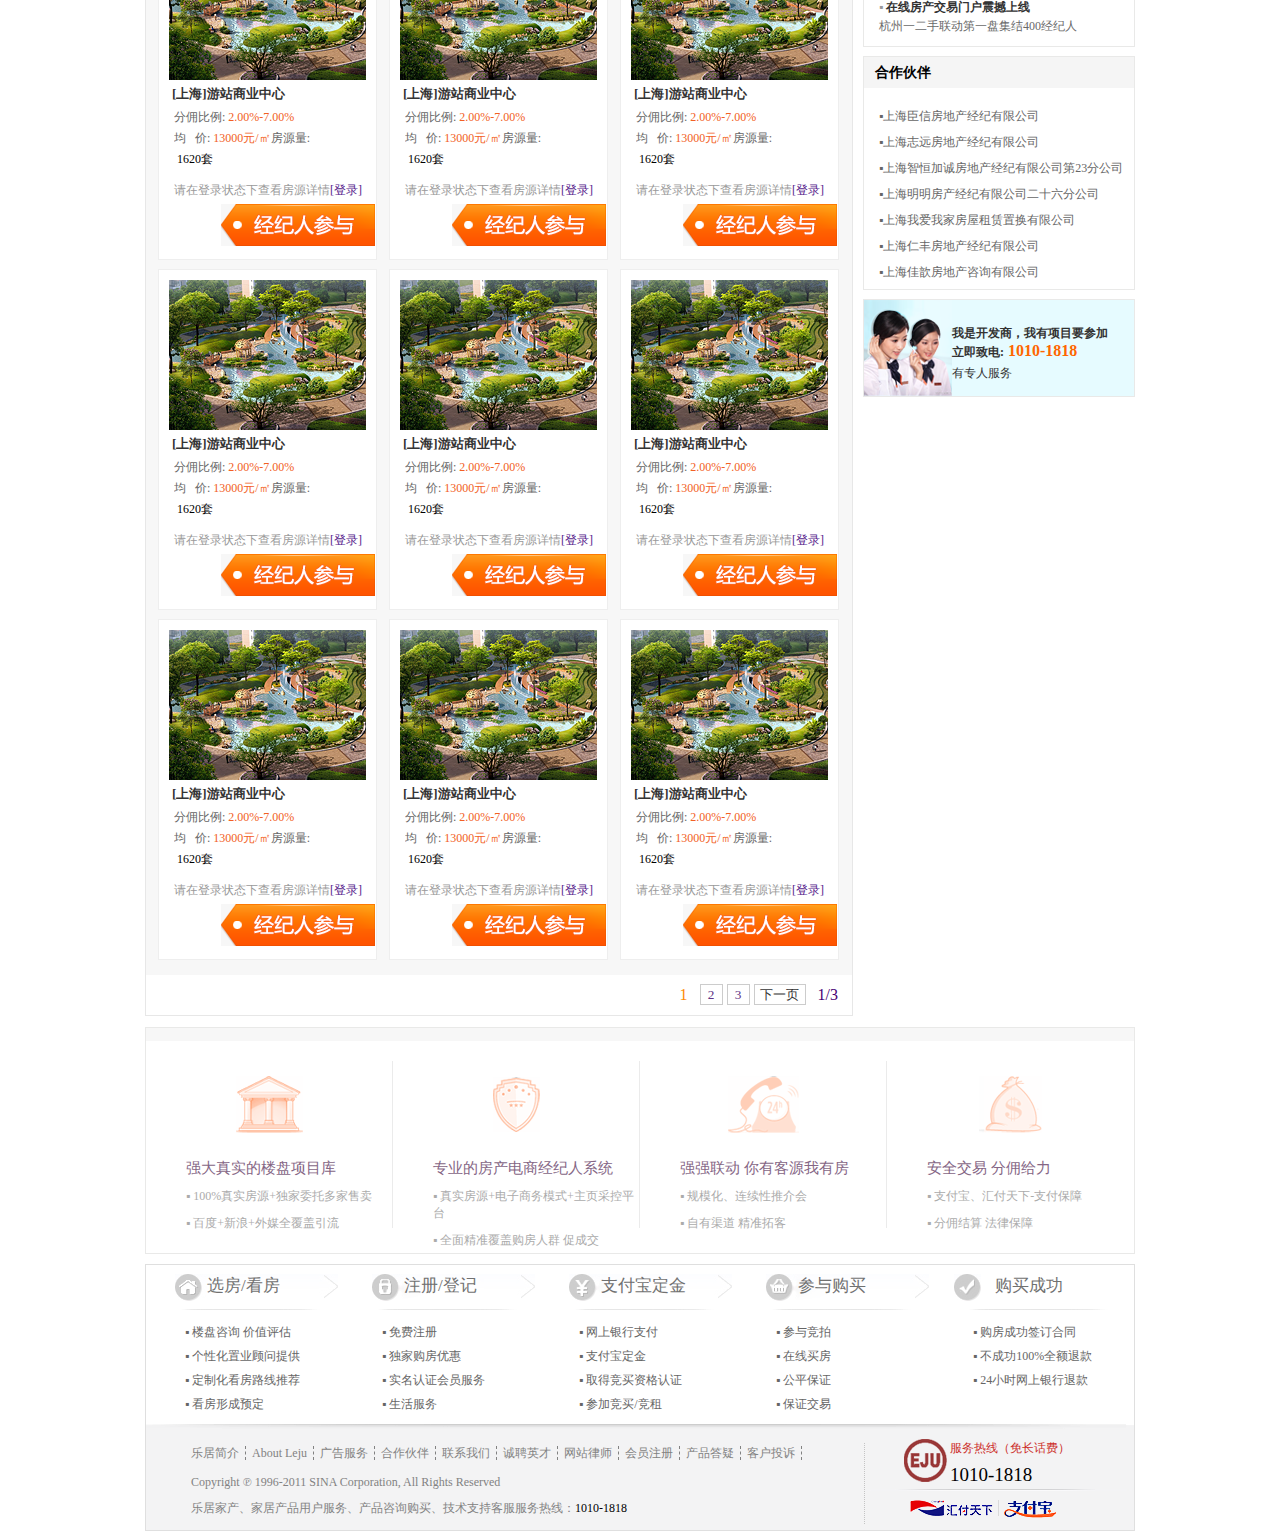
<file: production/yiju/index.html>
<!DOCTYPE html>
<html lang="en">
<head>
	<meta charset="UTF-8">
	<title>易居购房网</title>
	<link rel="stylesheet" type="text/css" href="css/yiju.css">
</head>
	<body>
		<div class="wrap">
			<div class="logo">
				<div class="logo-pic">
				</div>
				<div class="position">
					<p class="bj">北京</p>
					<p class="city">[切换城市]</p>
				</div>
				<div class="logo-right">
					<div class="phone">
						<div class="phone-right">
					 		<p class="phone-number">1010-1818</p>
					 		<p class="phone-hot">服务热线（免长费）</p>
					 	</div>
					 	<div class="phone-left">
					 		<ul>
						 		<li class="denglu"><a href="">注册</a></li>
						 		<li class="denglu"><a href="">登录</a></li>
						 		<li class="man-pi"><a href="">帮助中心</a></li>
						 		<li class="man-picc"><a href="">经纪人中心</a></li>	
					 		</ul>
					 	</div>
					</div>
					<div class="search">

					 	<form action="." method="get">
							<p>
								<select>
								 <div class="shutiao"></div>
									<option>搜项目</option>
								</select>
								<input class="shuru" type="text" name="shuru" placeholder="输入你感兴趣的项目名称" /> 
							</p>
							<input class="sousuo" type="submit" name="sousuo" value="" >
						</form>
						<p><span>热搜词: </span>
						<a href="">远洋山水</a>
						<a href="">万科V购</a>
						<a href="">两居</a>
						<a href="">远洋山水</a>
						<a href="">万科</a>
						<a href="">两居</a>
						<a href="">两居</a>
						<a href="">远洋山水</a>
						<a href="">万科</a></p>
					</div>
					<div class="shutiao"></div>
					<div class="sina">
					 	<a href="" class="daogou">导购流程</a>
						<a href="" class="guanfang">官方微博</a>	
					</div>
				</div>
			</div>
			<div class="content">
				<div class="hot-tv">
					<div class="tv">
						</div>
				</div>
				<div class="nav">
					<div class="nav-top">
						<ul>
							<li><a href="">首页</a></li>
							<li><a href="">新房热卖</a></li>
							<li><a href="">竞拍管</a></li>
							<li><a href="">团购官</a></li>
							<li><a href="">品牌馆</a></li>
							<li><a href="">经纪人馆</a></li>
						</ul>
					</div>
				</div>
				<div class="banner">
					<div class="banner-pic">
					</div>
				</div>
				<div class="commerce">
					<p class="commerce-text">商业</p>
					<p class="commerce-text-one">项目推荐</p>
					<div class="commerce-top">
						<div class="commerce-top-one">
							<div class="commerce-one">
								<div class="commerce-one-pic" >
									<p class="one-pic"></p>
									<p class="one-texe">[北京]合生麒麟社</p>
									<div class="beijing">
										<div class="beijing-left">
											<p class="nine-six">96折</p>
											<p class="junjia">均&nbsp;&nbsp;价：</p>
											<p class="six-zero">60000/㎡</p>
											<p class="fangyuan">房源量：</p>
											<p class="one-hundred">100套</p>
										</div>
										<div class="beijing-right">
											<div class="look">
													<a href="">查看<br/>详情</a>
											</div>
										</div>
									</div>
								</div>
							</div>
							<div class="commerce-two">
								<div class="commerce-one-pic" >
									<p class="two-pic"></p>
									<p class="one-texe">[苏州]乐园·新尚生活广州场</p>
									<div class="beijing">
										<div class="beijing-left">
											<p class="nine-six">97折</p>
											<p class="junjia">均&nbsp;&nbsp;价：</p>
											<p class="six-zero">60000/㎡</p>
											<p class="fangyuan">房源量：</p>
											<p class="one-hundred">100套</p>
										</div>
										<div class="beijing-right">
											<div class="look">
													<a href="">查看<br/>详情</a>
											</div>
										</div>
									</div>
								</div>
							</div>
							<div class="commerce-three">
								<div class="commerce-one-pic" >
									<p class="three-pic"></p>
									<p class="one-texe">[北京]合生麒麟社</p>
									<div class="beijing">
										<div class="beijing-left">
											<p class="nine-six">79折</p>
											<p class="junjia">均&nbsp;&nbsp;价：</p>
											<p class="six-zero">60000/㎡</p>
											<p class="fangyuan">房源量：</p>
											<p class="one-hundred">100套</p>
										</div>
										<div class="beijing-right">
											<div class="look">
													<a href="">查看<br/>详情</a>
											</div>
										</div>
									</div>
								</div>
							</div>
							<div class="commerce-four">
								<div class="commerce-one-pic" >
									<p class="four-pic"></p>
									<p class="one-texe">[昆山]阿里巴巴电子商务大厦</p>
									<div class="beijing">
										<div class="beijing-left">
											<p class="nine-six">98折</p>
											<p class="junjia">均&nbsp;&nbsp;价：</p>
											<p class="six-zero">60000/㎡</p>
											<p class="fangyuan">房源量：</p>
											<p class="one-hundred">100套</p>
										</div>
										<div class="beijing-right">
											<div class="look">
													<a href="">查看<br/>详情</a>
											</div>
										</div>
									</div>
								</div>
							</div>
						</div>
					</div>
				</div>
				<div class="travel">
					<p class="travel-text">旅游</p>
					<p class="travel-text-one">项目推荐</p>
					<div class="travel-top">
						<div class="travel-top-one">
							<div class="travel-one">
								<div class="travel-one-pic" >
									<p class="travel-pic"></p>
									<p class="one-texe">[北京]合生麒麟社</p>
									<div class="beijing">
										<div class="beijing-left">
											<p class="nine-six">95折</p>
											<p class="junjia">均&nbsp;&nbsp;价：</p>
											<p class="six-zero">60000/㎡</p>
											<p class="fangyuan">房源量：</p>
											<p class="one-hundred">100套</p>
										</div>
										<div class="beijing-right">
											<div class="look">
													<a href="">查看<br/>详情</a>
											</div>
										</div>
									</div>
								</div>
							</div>
							<div class="travel-two">
								<div class="travel-one-pic" >
									<p class="travel-pic"></p>
									<p class="one-texe">[北京]合生麒麟社</p>
									<div class="beijing">
										<div class="beijing-left">
											<p class="nine-six">97折</p>
											<p class="junjia">均&nbsp;&nbsp;价：</p>
											<p class="six-zero">60000/㎡</p>
											<p class="fangyuan">房源量：</p>
											<p class="one-hundred">100套</p>
										</div>
										<div class="beijing-right">
											<div class="look">
													<a href="">查看<br/>详情</a>
											</div>
										</div>
									</div>
								</div>
							</div>
							<div class="travel-three">
								<div class="travel-one-pic" >
									<p class="travel-pic"></p>
									<p class="one-texe">[北京]合生麒麟社</p>
									<div class="beijing">
										<div class="beijing-left">
											<p class="nine-six">98折</p>
											<p class="junjia">均&nbsp;&nbsp;价：</p>
											<p class="six-zero">60000/㎡</p>
											<p class="fangyuan">房源量：</p>
											<p class="one-hundred">100套</p>
										</div>
										<div class="beijing-right">
											<div class="look">
													<a href="">查看<br/>详情</a>
											</div>
										</div>
									</div>
								</div>
							</div>
							<div class="travel-four">
								<div class="travel-one-pic" >
									<p class="travel-pic"></p>
									<p class="one-texe">[北京]合生麒麟社</p>
									<div class="beijing">
										<div class="beijing-left">
											<p class="nine-six">94折</p>
											<p class="junjia">均&nbsp;&nbsp;价：60000/㎡</p>
											<!-- <p class="six-zero">60000/㎡</p> -->
											<p class="fangyuan">房源量：</p>
											<p class="one-hundred">100套</p>
										</div>
										<div class="beijing-right">
											<div class="look">
													<a href="">查看<br/>详情</a>
											</div>
										</div>
									</div>
								</div>
							</div>
						</div>
					</div>
				</div>
			</div>
			<div class="content-buttom">
				<div class="content-left">
					<div class="left-top">
							<div class="just-left">
							<div class="just-us"></div>
								<div class="just-left-pic">	
								</div>
								<div class="just-left-text">
									<p class="just-left-text-top">遭遇三大困扰 经纪人逆境求生</p>
									<p class="just-left-text-buttom">市场，收入，社会地位种种因素<br/>使房产经纪人的生活处于逆境。</p>
								</div>
							</div>
							<div class="just-zhong">
								<div class="just-zhong-pic">	
								</div>
								<div class="just-left-text">
									<p class="just-left-text-top">EJU全面出击 经纪人在家拿佣金</p>
									<p class="just-left-text-buttom">加入EJU电商经纪人联动，帮您轻轻<br/>松松拿佣金！摆脱窘境。</p>
									<div class="just-us-one"></div>
								</div>
							</div>
							<div class="just-right">
								<div class="just-right-pic">	
								</div>
								<div class="just-left-text">
									<p class="just-left-text-two">全国项目联动 最高分佣7%</p>
									<p class="just-left-text-buttom">优质楼盘全国联动！开启经纪人<br/>售楼新纪元！</p>
									<div class="just-us-two"></div>
								</div>
							</div>
					</div>
					<div class="left-bottom">
						<div class="black"></div>
						<div class="nav-city">
							<ul>
								<li><a href="">全国</a></li>
								<li><a href="">上海</a></li>
								<li><a href="">北京</a></li>
								<li><a href="">天津</a></li>
								<li><a href="">武汉</a></li>
								<li><a href="">成都</a></li>
								<li><a href="">苏州</a></li>
								<li><a href="">杭州</a></li>
								<li><a href="">博鳌</a></li>
								<li><a href="">儋州</a></li>
								<li><a href="">昆山</a></li>
								<li><a href="">西安</a></li>
								<li><a href="">海口</a></li>
								<li><a href="">三亚</a></li>
								<li><a href="">万宁</a></li>
							</ul>
						</div>
						<div class="nav-bottom">
							<div class="bg-color">
								<div class="shanghai-top">
									<div class="shanghai-left">
										<p class="shanghai-pic"></p>
										<p class="sh-pic-text">[上海]游站商业中心</p>
										<div class="shanghai-text">
											<p class="bili">分佣比例:</p>
											<p class="baifenbi">&nbsp;2.00%-7.00%</p>
											<p class="junjia">均&nbsp;&nbsp;&nbsp;价:</p>
											<p class="rmb">&nbsp;13000元/㎡</p>
											<p class="f-y-l">房源量:</p>
											<p class="tao">&nbsp;1620套</p>
										</div>
										<div><p class="chakan">
												请在登录状态下查看房源详情<a href="">[登录]</a>
											</p>
										</div>
										<div class="jingjiren-pic">
											
										</div>
									</div>
									<div class="shanghai-left">
										<p class="shanghai-pic"></p>
										<p class="sh-pic-text">[上海]游站商业中心</p>
										<div class="shanghai-text">
											<p class="bili">分佣比例:</p>
											<p class="baifenbi">&nbsp;2.00%-7.00%</p>
											<p class="junjia">均&nbsp;&nbsp;&nbsp;价:</p>
											<p class="rmb">&nbsp;13000元/㎡</p>
											<p class="f-y-l">房源量:</p>
											<p class="tao">&nbsp;1620套</p>
										</div>
										<div><p class="chakan">
												请在登录状态下查看房源详情<a href="">[登录]</a>
											</p>
										</div>
										<div class="jingjiren-pic">
											
										</div>
									</div>
									<div class="shanghai-left">
										<p class="shanghai-pic"></p>
										<p class="sh-pic-text">[上海]游站商业中心</p>
										<div class="shanghai-text">
											<p class="bili">分佣比例:</p>
											<p class="baifenbi">&nbsp;2.00%-7.00%</p>
											<p class="junjia">均&nbsp;&nbsp;&nbsp;价:</p>
											<p class="rmb">&nbsp;13000元/㎡</p>
											<p class="f-y-l">房源量:</p>
											<p class="tao">&nbsp;1620套</p>
										</div>
										<div><p class="chakan">
												请在登录状态下查看房源详情<a href="">[登录]</a>
											</p>
										</div>
										<div class="jingjiren-pic">
											
										</div>
									</div>

								</div>
								<div class="shanghai-top">
									<div class="shanghai-center-top">
										<p class="shanghai-pic"></p>
										<p class="sh-pic-text">[上海]游站商业中心</p>
										<div class="shanghai-text">
											<p class="bili">分佣比例:</p>
											<p class="baifenbi">&nbsp;2.00%-7.00%</p>
											<p class="junjia">均&nbsp;&nbsp;&nbsp;价:</p>
											<p class="rmb">&nbsp;13000元/㎡</p>
											<p class="f-y-l">房源量:</p>
											<p class="tao">&nbsp;1620套</p>
										</div>
										<div><p class="chakan">
												请在登录状态下查看房源详情<a href="">[登录]</a>
											</p>
										</div>
										<div class="jingjiren-pic">
											
										</div>
									</div>
									<div class="shanghai-center-top">
										<p class="shanghai-pic"></p>
										<p class="sh-pic-text">[上海]游站商业中心</p>
										<div class="shanghai-text">
											<p class="bili">分佣比例:</p>
											<p class="baifenbi">&nbsp;2.00%-7.00%</p>
											<p class="junjia">均&nbsp;&nbsp;&nbsp;价:</p>
											<p class="rmb">&nbsp;13000元/㎡</p>
											<p class="f-y-l">房源量:</p>
											<p class="tao">&nbsp;1620套</p>
										</div>
										<div><p class="chakan">
												请在登录状态下查看房源详情<a href="">[登录]</a>
											</p>
										</div>
										<div class="jingjiren-pic">
											
										</div>
									</div>
									<div class="shanghai-center-top">
										<p class="shanghai-pic"></p>
										<p class="sh-pic-text">[上海]游站商业中心</p>
										<div class="shanghai-text">
											<p class="bili">分佣比例:</p>
											<p class="baifenbi">&nbsp;2.00%-7.00%</p>
											<p class="junjia">均&nbsp;&nbsp;&nbsp;价:</p>
											<p class="rmb">&nbsp;13000元/㎡</p>
											<p class="f-y-l">房源量:</p>
											<p class="tao">&nbsp;1620套</p>
										</div>
										<div><p class="chakan">
												请在登录状态下查看房源详情<a href="">[登录]</a>
											</p>
										</div>
										<div class="jingjiren-pic">
											
										</div>
									</div>

								</div>
								<div class="shanghai-top">
									<div class="shanghai-center-top">
										<p class="shanghai-pic"></p>
										<p class="sh-pic-text">[上海]游站商业中心</p>
										<div class="shanghai-text">
											<p class="bili">分佣比例:</p>
											<p class="baifenbi">&nbsp;2.00%-7.00%</p>
											<p class="junjia">均&nbsp;&nbsp;&nbsp;价:</p>
											<p class="rmb">&nbsp;13000元/㎡</p>
											<p class="f-y-l">房源量:</p>
											<p class="tao">&nbsp;1620套</p>
										</div>
										<div><p class="chakan">
												请在登录状态下查看房源详情<a href="">[登录]</a>
											</p>
										</div>
										<div class="jingjiren-pic">
											
										</div>
									</div>
									<div class="shanghai-center-top">
										<p class="shanghai-pic"></p>
										<p class="sh-pic-text">[上海]游站商业中心</p>
										<div class="shanghai-text">
											<p class="bili">分佣比例:</p>
											<p class="baifenbi">&nbsp;2.00%-7.00%</p>
											<p class="junjia">均&nbsp;&nbsp;&nbsp;价:</p>
											<p class="rmb">&nbsp;13000元/㎡</p>
											<p class="f-y-l">房源量:</p>
											<p class="tao">&nbsp;1620套</p>
										</div>
										<div><p class="chakan">
												请在登录状态下查看房源详情<a href="">[登录]</a>
											</p>
										</div>
										<div class="jingjiren-pic">
											
										</div>
									</div>
									<div class="shanghai-center-top">
										<p class="shanghai-pic"></p>
										<p class="sh-pic-text">[上海]游站商业中心</p>
										<div class="shanghai-text">
											<p class="bili">分佣比例:</p>
											<p class="baifenbi">&nbsp;2.00%-7.00%</p>
											<p class="junjia">均&nbsp;&nbsp;&nbsp;价:</p>
											<p class="rmb">&nbsp;13000元/㎡</p>
											<p class="f-y-l">房源量:</p>
											<p class="tao">&nbsp;1620套</p>
										</div>
										<div><p class="chakan">
												请在登录状态下查看房源详情<a href="">[登录]</a>
											</p>
										</div>
										<div class="jingjiren-pic">
											
										</div>
									</div>

								</div>
							</div>
							<div class="yema">
								<div class="yema-number">
									<p class="one-three">1/3</p>
									<form action="." method="get">
										<p>
											<input class="next-two" type="button" value="2" name="next">
											<input class="next-three" type="button" value="3" name="next">
											<input class="next" type="button" value="下一页" name="next">
										</p>
									</form>
									<p class="red-one">1</p>
								</div>
							</div>
						</div>
					</div>
				</div>
				<div class="content-right">
					<div class="jingjiren-dl">
						<div class="jingjiren-dl-pic">
							<p class="dl-text">登录房产经纪人中心</p>
						</div>
						<div class="dl-button">
							<p class="zhongjie">中介、经纪人加盟联动分销</p>
							<form action="." method="get">
								<p>
								<input class="zhijie-dl" type="button" value="直接登录" name="next">
								</p>
							</form>
							<a class="yijing-zc" href="">已经注册?</a>
						</div>
						<div class="disanfang">
							<div class="sina-dl">
								<p>新浪经纪人登录</p>
							</div>
							<div class="shuxian"></div>
							<div class="weibo">
								<p>EJU官方微博</p>
							</div>
						</div>
					</div>
					<div class="news">
						<div class="news-bg">&nbsp;&nbsp;&nbsp;最新联动动态</div>
						<ul>
							<li>
								<h3><span>▪</span>&nbsp;EJU.COM电商门户高调亮相</h3>
								<a href="">在线房产交易门户震撼上线</a>
							</li>
							<li>
								<h3><span>▪</span>&nbsp;在线房产交易门户震撼上线</h3>
								<a href="">杭州一二手联动第一盘集结400经纪人</a>
							</li>
							<li>
								<h3><span>▪</span>&nbsp;在线房产交易门户震撼上线</h3>
								<a href="">杭州一二手联动第一盘集结400经纪人</a>
							</li>
							<li>
								<h3><span>▪</span>&nbsp;在线房产交易门户震撼上线</h3>
								<a href="">杭州一二手联动第一盘集结400经纪人</a>
							</li>
						</ul>
					</div>
					<div class="partner">
						<div class="news-bg">&nbsp;&nbsp;&nbsp;合作伙伴</div>	
						<div class="company">
							<p>▪上海臣信房地产经纪有限公司</p>
							<p>▪上海志远房地产经纪有限公司</p>
							<p>▪上海智恒加诚房地产经纪有限公司第23分公司</p>
							<p>▪上海明明房产经纪有限公司二十六分公司</p>
							<p>▪上海我爱我家房屋租赁置换有限公司</p>
							<p>▪上海仁丰房地产经纪有限公司</p>
							<p>▪上海佳歆房地产咨询有限公司</p>
						</div>
					</div>
					<div class="kefu">
						<div class="girl">
						</div>
						<div class="kefu-text">
							<p class="kafashang">我是开发商，我有项目要参加</p>
							<p class="zhidian"><span>立即致电:</span> 1010-1818</p>
							<p class="fuwu">有专人服务</p>
						</div>
					</div>
				</div>
			</div>
			<div class="footer">
				<div class="footer-top">
					<div class="top-top">
					</div>
					<div class="top-bottom">
						<div class="left-one">
							<div class="one-icon">
							</div>
							<div class="one-icon-text">
								<p class="one-top">强大真实的楼盘项目库</p>
								<p>▪ 100%真实房源+独家委托多家售卖</p>
								<p>▪ 百度+新浪+外媒全覆盖引流</p>
							</div>
						</div>
						<div class="left-one">
							<div class="two-icon">
							</div>
							<div class="one-icon-text">
								<p class="one-top">专业的房产电商经纪人系统</p>
								<p>▪ 真实房源+电子商务模式+主页采控平台</p>
								<p>▪ 全面精准覆盖购房人群 促成交</p>
							</div>
						</div>
						<div class="left-one">
							<div class="three-icon">
							</div>
							<div class="one-icon-text">
								<p class="one-top">强强联动 你有客源我有房</p>
								<p>▪ 规模化、连续性推介会</p>
								<p>▪ 自有渠道 精准拓客 </p>
							</div>
						</div>
						<div class="left-two">
							<div class="four-icon">
							</div>
							<div class="one-icon-text">
								<p class="one-top">安全交易 分佣给力</p>
								<p>▪ 支付宝、汇付天下-支付保障</p>
								<p>▪ 分佣结算 法律保障</p>
							</div>
						</div>
					</div>
				</div>
				<div class="footer-buttom">
					<div class="buttom-top">
						<div class="xuanfang">
							<div class="xf-top">
								<p>选房/看房</p>
							</div>
							<div class="xf-topp"></div>
							<div class="xf-bottom">
								<ul>
									<li><a href="">▪ 楼盘咨询 价值评估</a></li>
									<li><a href="">▪ 个性化置业顾问提供</a></li>
									<li><a href="">▪ 定制化看房路线推荐</a></li>
									<li><a href="">▪ 看房形成预定</a></li>
								</ul>
							</div>
						</div>
						<div class="xuanfang">
							<div class="xf-top-two">
								<p>注册/登记</p>
							</div>
							<div class="xf-topp"></div>
							<div class="xf-bottom">
								<ul>
									<li><a href="">▪ 免费注册</a></li>
									<li><a href="">▪ 独家购房优惠</a></li>
									<li><a href="">▪ 实名认证会员服务</a></li>
									<li><a href="">▪ 生活服务</a></li>
								</ul>
							</div>
						</div>
						<div class="xuanfang">
							<div class="xf-top-three">
								<p>支付宝定金</p>
							</div>
							<div class="xf-topp"></div>
							<div class="xf-bottom">
								<ul>
									<li><a href="">▪ 网上银行支付</a></li>
									<li><a href="">▪ 支付宝定金</a></li>
									<li><a href="">▪ 取得竞买资格认证</a></li>
									<li><a href="">▪ 参加竞买/竞租</a></li>
								</ul>
							</div>
						</div>
						<div class="xuanfang">
							<div class="xf-top-four">
								<p>参与购买</p>
							</div>
							<div class="xf-topp"></div>
							<div class="xf-bottom">
								<ul>
									<li><a href="">▪ 参与竞拍</a></li>
									<li><a href="">▪ 在线买房</a></li>
									<li><a href="">▪ 公平保证</a></li>
									<li><a href="">▪ 保证交易</a></li>
								</ul>
							</div>
						</div>
						<div class="xuanfang">
							<div class="xf-top-five">
								<p>购买成功</p>
							</div>
							<div class="xf-topp"></div>
							<div class="xf-bottom">
								<ul>
									<li><a href="">▪ 购房成功签订合同</a></li>
									<li><a href="">▪ 不成功100%全额退款</a></li>
									<li><a href="">▪ 24小时网上银行退款</a></li>
								</ul>
							</div>
						</div>
					</div>
					<div class="bottom-bottom">
						<div class="bottom-icon"></div>
						<div class="bottom-bg">
							<div class="bg-left">
								<div class="bg-left-text">
									<ul>
										<li><a href="">乐居简介</a></li>
										<li><a href="">About Leju</a></li>
										<li><a href="">广告服务</a></li>
										<li><a href="">合作伙伴</a></li>
										<li><a href="">联系我们</a></li>
										<li><a href="">诚聘英才</a></li>
										<li><a href="">网站律师</a></li>
										<li><a href="">会员注册</a></li>
										<li><a href="">产品答疑</a></li>
										<li><a href="">客户投诉</a></li>
									</ul>
								</div>
								<p class="english"><br/>Copyright ℗ 1996-2011 SINA Corporation, All Rights Reserved</p>
								<p class="chinese">乐居家产、家居产品用户服务、产品咨询购买、技术支持客服服务热线：<span>1010-1818</span></p>
							</div>
							<div class="bg-right">
								<div class="right-top">
									<p class="fuwu-phone">服务热线（免长话费）</p>
									<p class="fuwu-number">1010-1818</p>
								</div>
								<div class="changtiao-three">
								</div>
								<div class="right-bottom">
									<div class="word">
										<div class="word-pic"></div>
									</div>
									<div class="alipay"></div>
								</div>
							</div>
						</div>
					</div>
				</div>
			</div>
		</div>
	</body>
</html>
</file>
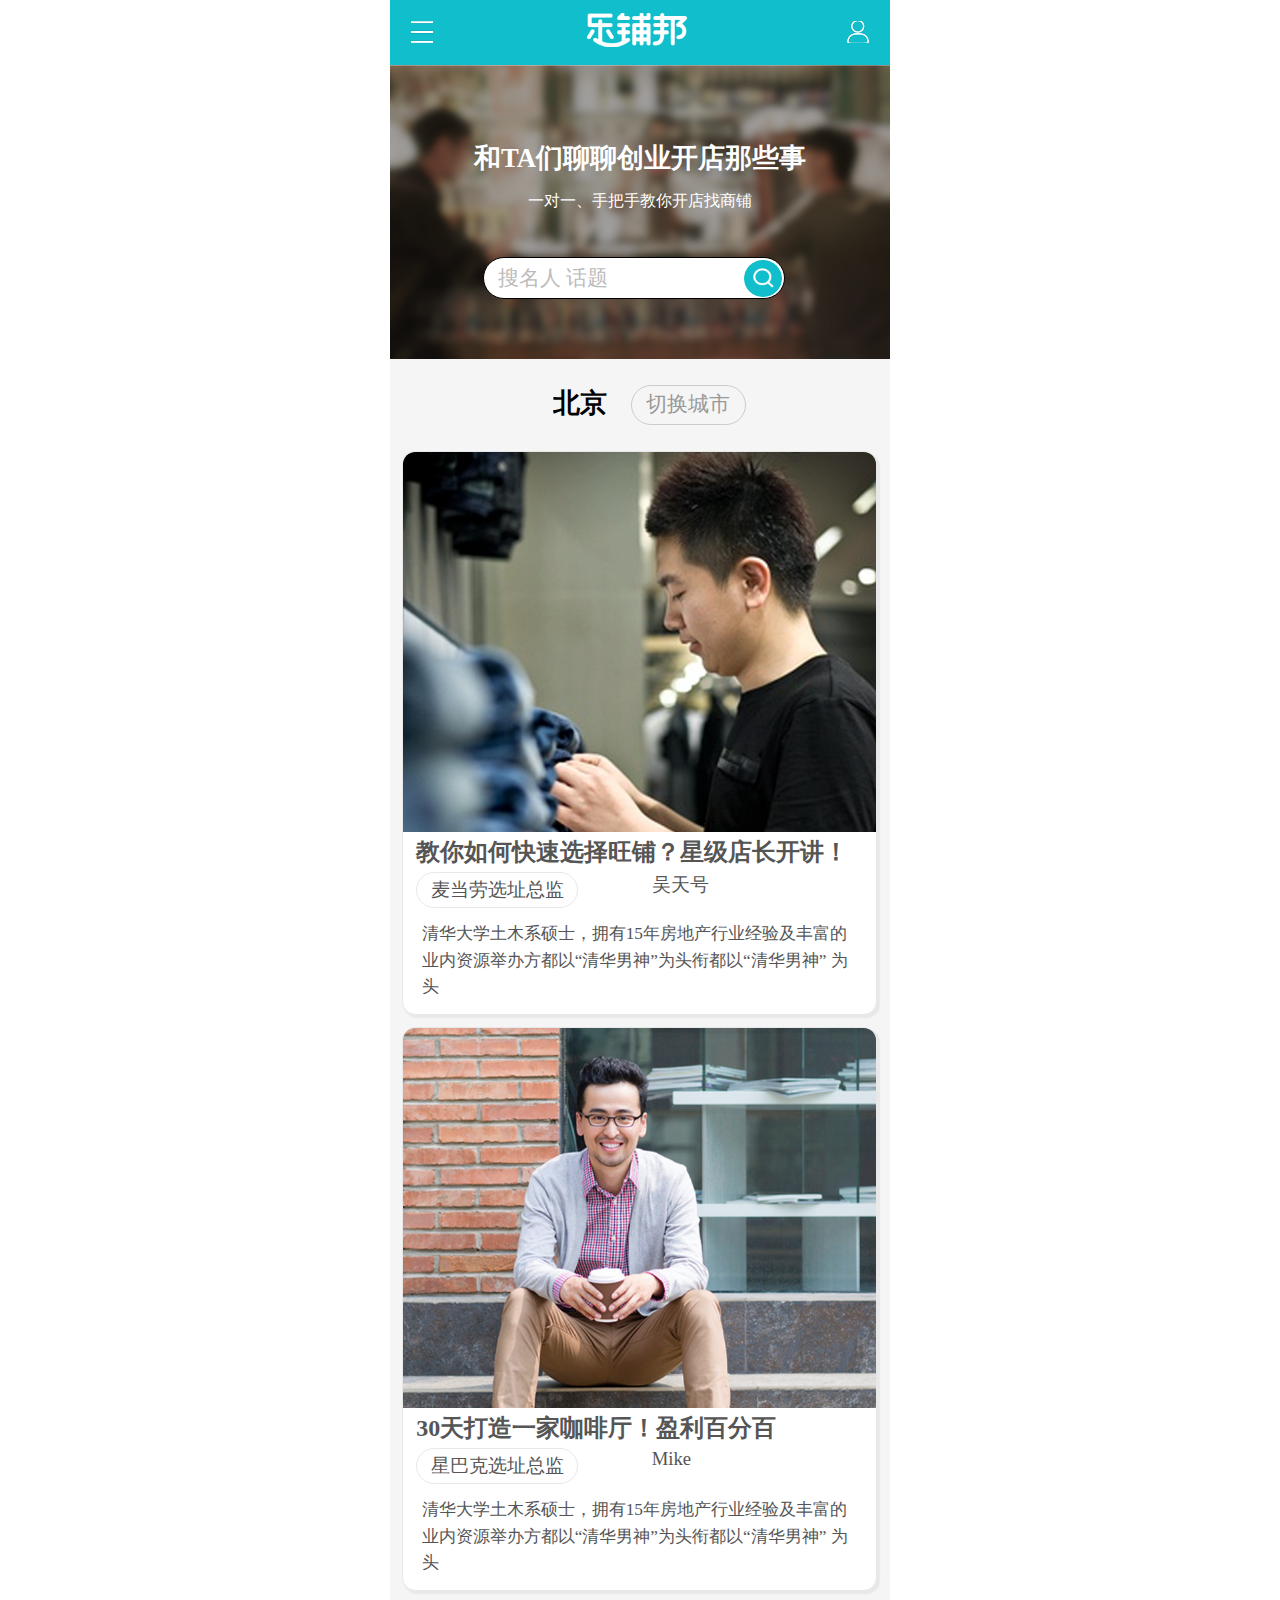
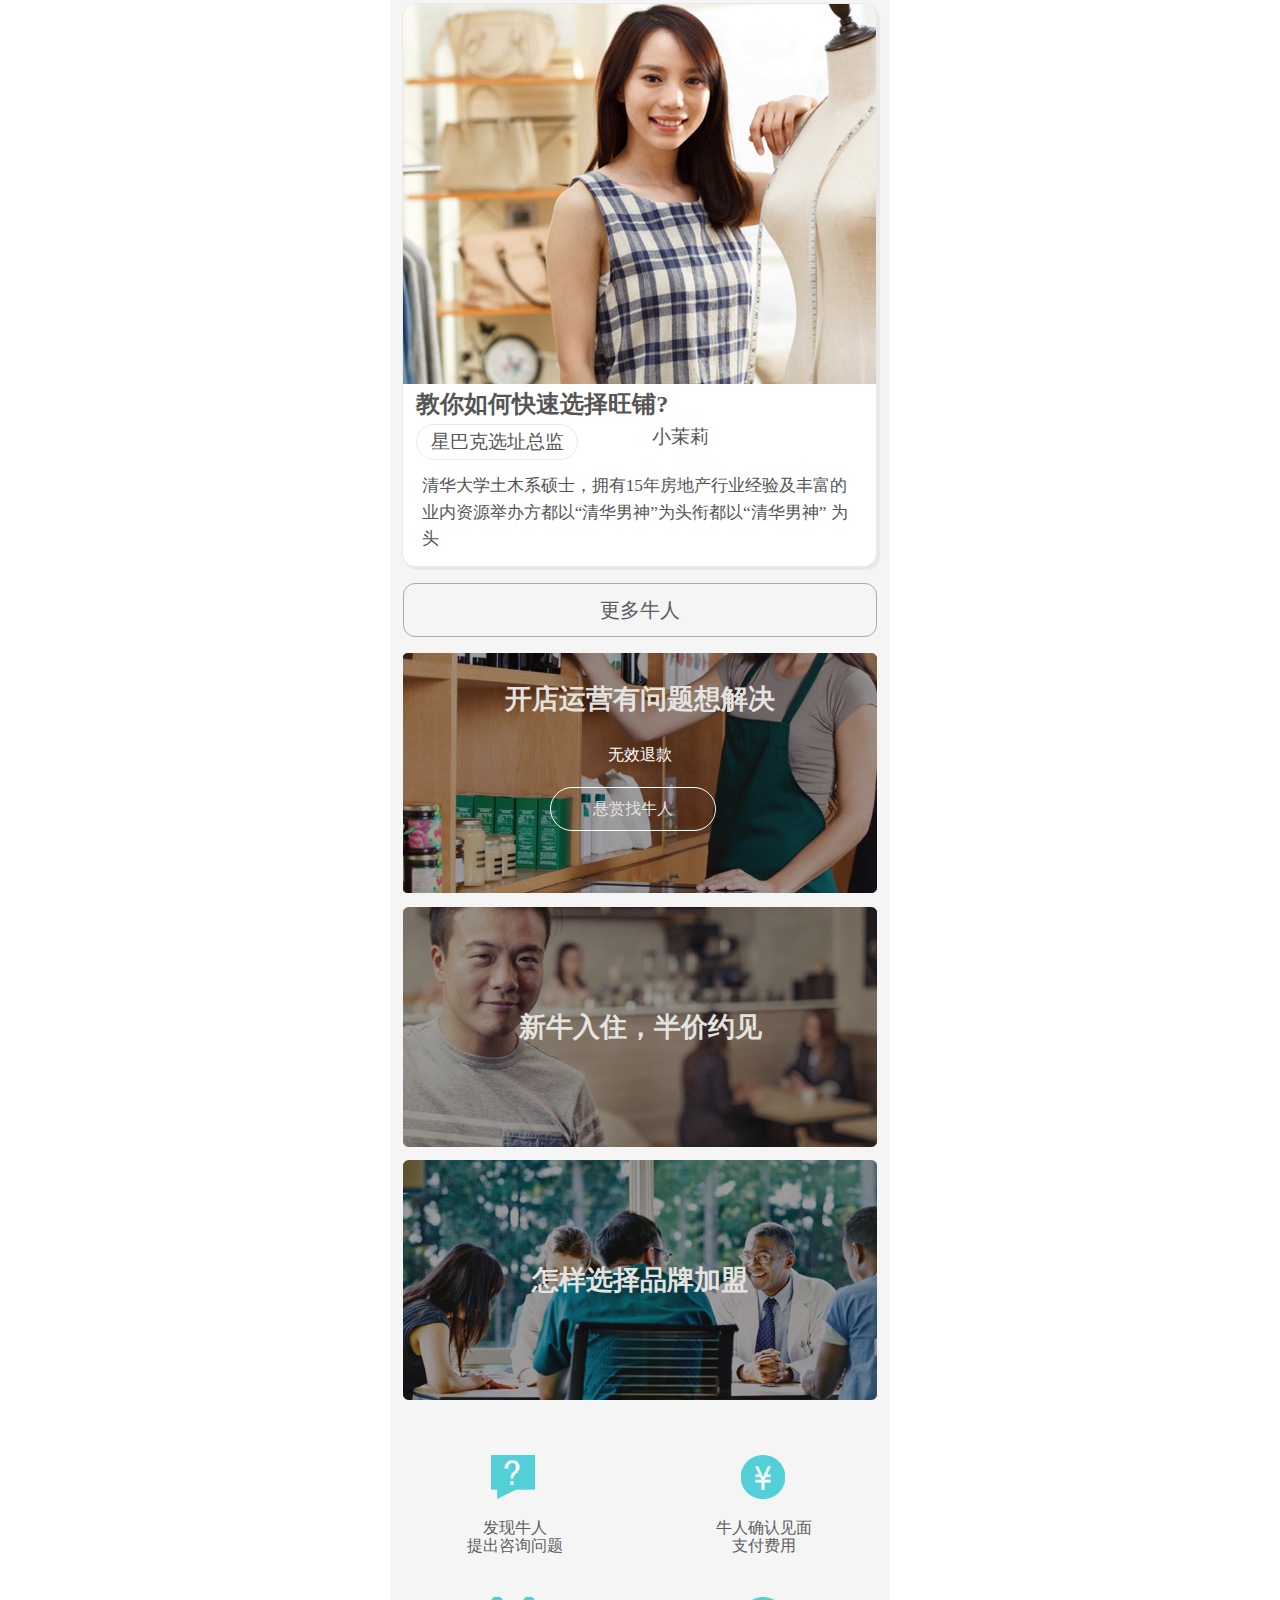
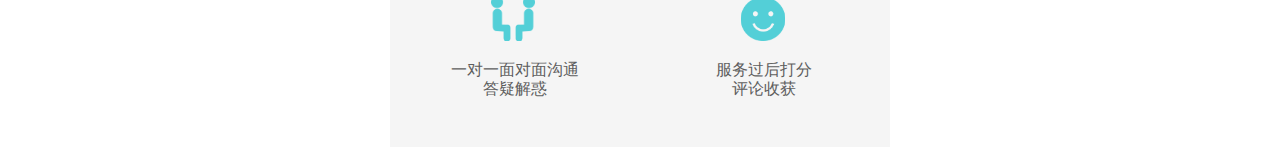
<file: production/lepu/html/index.html>
<!DOCTYPE html>
<html lang="en">
	<head>
		<meta charset="UTF-8">
		<title>乐铺邦</title>
		<link rel="stylesheet" type="text/css" href="../css/style.css">
	</head>
	<body>
		<div class="wrap">
			<nav>
				<div class="logo-left">
				<a href=""></a>
				</div>
				<div class="logo"></div>
				<div class="logo-right">
					<a href=""></a>
				</div>

			</nav>
			<div class="banner">
					<div class="banner-text">
						<h2>和TA们聊聊创业开店那些事</h2>
						<p>一对一、手把手教你开店找商铺</p>
					</div>
					<form action="." method="get">
						<input class="famous" type="text" value="搜名人 话题" name="famous">
						<input class="sou" type="submit" value="" name="sou">
						<i class="icon-sou"></i>
					</form>
				</div>
			<div class="content">
				<div class="city">
					<p>北京 </p>
					<a href="">切换城市</a>
				</div>
				<div class="box">
					<div class="box1">
						<div class="box1-pic"></div>
						<h2><a href="">教你如何快速选择旺铺？星级店长开讲！</a></h2>
						<p class="name"><span>麦当劳选址总监</span>吴天号</p>
						<p class="name-text">清华大学土木系硕士，拥有15年房地产行业经验及丰富的
						业内资源举办方都以“清华男神”为头衔都以“清华男神”
						为头</p>
					</div>
					<div class="box1">
						<div class="box2-pic"></div>
						<h2><a href="">30天打造一家咖啡厅！盈利百分百</a></h2>
						<p class="name"><span>星巴克选址总监</span>Mike</p>
						<p class="name-text">清华大学土木系硕士，拥有15年房地产行业经验及丰富的
						业内资源举办方都以“清华男神”为头衔都以“清华男神”
						为头</p>
					</div>
					<div class="box1">
						<div class="box3-pic"></div>
						<h2><a href="">教你如何快速选择旺铺?</a></h2>
						<p class="name"><span>星巴克选址总监</span>小茉莉</p>
						<p class="name-text">清华大学土木系硕士，拥有15年房地产行业经验及丰富的
						业内资源举办方都以“清华男神”为头衔都以“清华男神”
						为头</p>
					</div>
					<div class="more">
						<a href="">更多牛人</a>
					</div>
				</div>
				<div class="bottm-pic">
					<div class="pic-one">
						<h2>开店运营有问题想解决</h2>
						<p>无效退款</p>
						<a href=""> 悬赏找牛人</a>
					</div>
					<div class="pic-two">
						<h2>新牛入住，半价约见</h2>
					</div>
					<div class="pic-three">
						<h2>怎样选择品牌加盟</h2>
					</div>
				</div>
			</div>
			<footer>
				<div class="icon-top">
					<div class="icon-left">
						<i class="question"></i>
						<p>发现牛人</p>
						<p>提出咨询问题</p>
					</div>
					<div class="icon-right">
						<i class="money"></i>
						<p>牛人确认见面</p>
						<p>支付费用</p>
					</div>
				</div>
				<div class="icon-bottom">
					<div class="icon-left1">
						<i class="face"></i>
						<p>一对一面对面沟通</p>
						<p>答疑解惑</p>
					</div>
					<div class="icon-right1">
						<i class="smile"></i>
						<p>服务过后打分</p>
						<p>评论收获</p>
					</div>
				</div>
			</footer>
		</div>
	</body>
	</html>
</file>
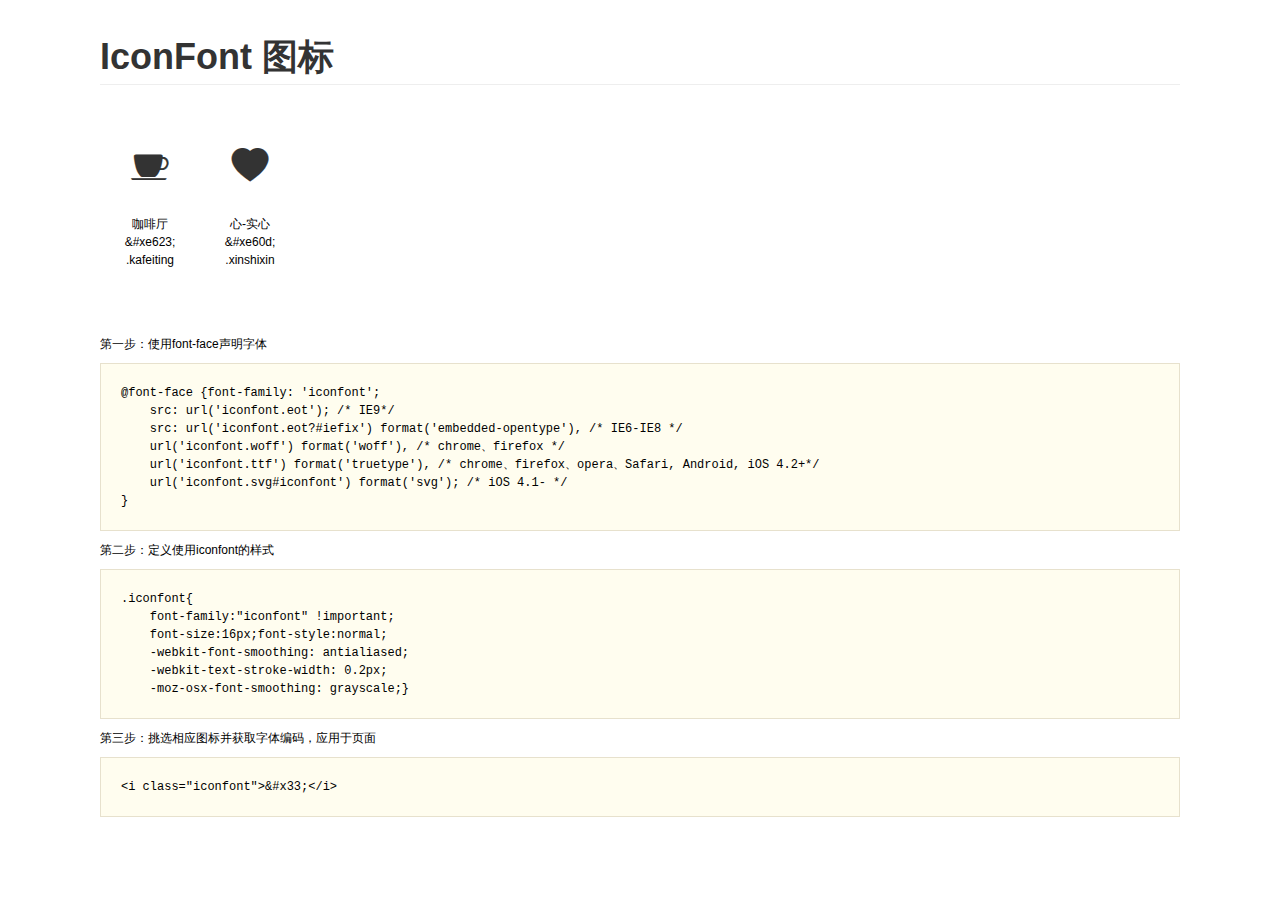
<file: production/lepu/css/demo.html>
<!DOCTYPE html>
<html>
<head>
    <meta charset="utf-8"/>
    <title>IconFont</title>
    <link rel="stylesheet" href="demo.css">
    <link rel="stylesheet" href="iconfont.css">
</head>
<body>
    <div class="main">
        <h1>IconFont 图标</h1>
        <ul class="icon_lists clear">
            
                <li>
                <i class="icon iconfont">&#xe623;</i>
                    <div class="name">咖啡厅</div>
                    <div class="code">&amp;#xe623;</div>
                    <div class="fontclass">.kafeiting</div>
                </li>
            
                <li>
                <i class="icon iconfont">&#xe60d;</i>
                    <div class="name">心-实心</div>
                    <div class="code">&amp;#xe60d;</div>
                    <div class="fontclass">.xinshixin</div>
                </li>
            
        </ul>


        <div class="helps">
            第一步：使用font-face声明字体
            <pre>
@font-face {font-family: 'iconfont';
    src: url('iconfont.eot'); /* IE9*/
    src: url('iconfont.eot?#iefix') format('embedded-opentype'), /* IE6-IE8 */
    url('iconfont.woff') format('woff'), /* chrome、firefox */
    url('iconfont.ttf') format('truetype'), /* chrome、firefox、opera、Safari, Android, iOS 4.2+*/
    url('iconfont.svg#iconfont') format('svg'); /* iOS 4.1- */
}
</pre>
第二步：定义使用iconfont的样式
            <pre>
.iconfont{
    font-family:"iconfont" !important;
    font-size:16px;font-style:normal;
    -webkit-font-smoothing: antialiased;
    -webkit-text-stroke-width: 0.2px;
    -moz-osx-font-smoothing: grayscale;}
</pre>
第三步：挑选相应图标并获取字体编码，应用于页面
<pre>
&lt;i class="iconfont"&gt;&amp;#x33;&lt;/i&gt;
</pre>
        </div>

    </div>
</body>
</html>
</file>
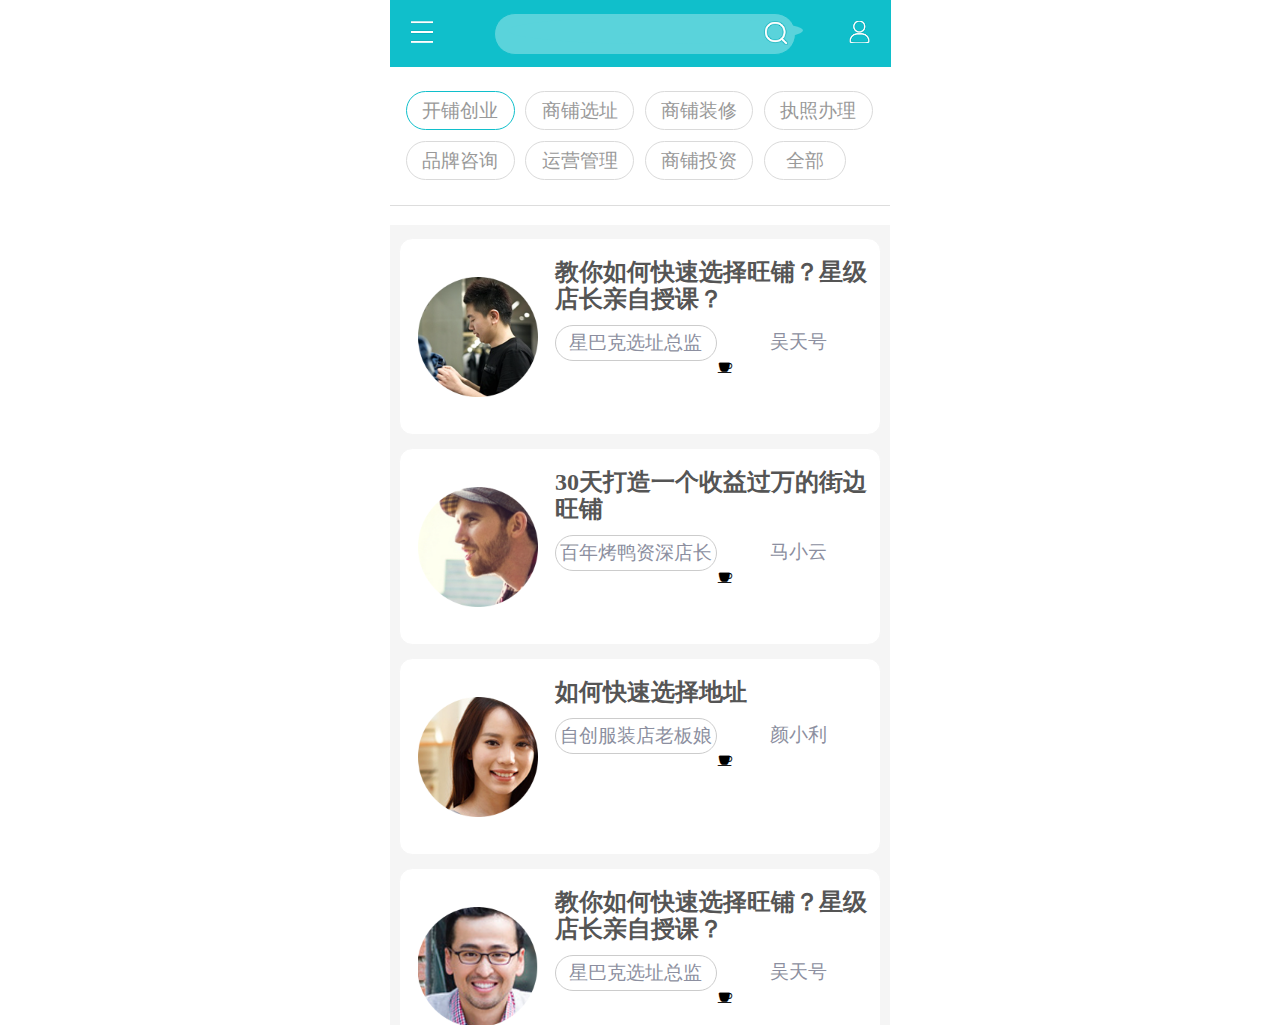
<file: production/lepu/html/happy shop2.html>
<!DOCTYPE html>
<html lang="en">
	<head>
		<meta charset="UTF-8">
		<title>乐铺邦</title>
		<link rel="stylesheet" type="text/css" href="../css/style-two.css">
		<link rel="stylesheet" type="text/css" href="iconfont.css">
	</head>
	<body>
		<div class="wrap">
			<nav>
				<div class="icon-left">
				<a href=""></a>
				</div>
				<div class="center">
					<form action="." method="get">
						<input class="famous" type="text"name="famous">
						<input class="sou" type="submit" value="" name="sou">
					</form>
				</div>
				<div class="icon-right">
					<a href=""></a>
				</div>
			</nav>
			<div class="nav-list">
				<ul>
					<li class="chuangye"><a href="">开铺创业</a></li>
					<li><a href="">商铺选址</a></li>
					<li><a href="">商铺装修</a></li>
					<li><a href="">执照办理</a></li>
					<li><a href="">品牌咨询</a></li>
					<li><a href="">运营管理</a></li>
					<li><a href="">商铺投资</a></li>
					<li class="all"><a href="">全部</a></li>
				</ul>
			</div>
			<div class="content">
				<div class="box">
					<div class="box-pic">
					</div>
					<div class="box-text">
						<h2><a href="">教你如何快速选择旺铺？星级
						店长亲自授课？</a></h2>
						<p><span>星巴克选址总监</span>吴天号</p>
						<div class="box-icon">
							<i></i>
							<!-- <p><span>3</span>人见过</p> -->
						</div>
						<div class="box-icon">
							<i class="iconfont icon-kafeiting"></i>
							<!-- <p><span>232</span>人想见</p> -->
						</div>
					</div>
				</div>
				<div class="box">
					<div class="box-pic2">
					</div>
					<div class="box-text">
						<h2><a href="">30天打造一个收益过万的街边旺铺</a></h2>
						<p><span>百年烤鸭资深店长</span>马小云</p>
						<div class="box-icon">
							<i></i>
							<!-- <p><span>3</span>人见过</p> -->
						</div>
						<div class="box-icon">
							<i class="iconfont icon-kafeiting"></i>
							<!-- <p><span>232</span>人想见</p> -->
						</div>
					</div>
				</div>
				<div class="box">
					<div class="box-pic3">
					</div>
					<div class="box-text">
						<h2><a href="">如何快速选择地址</a></h2>
						<p><span>自创服装店老板娘</span>颜小利</p>
						<div class="box-icon">
							<i></i>
							<!-- <p><span>3</span>人见过</p> -->
						</div>
						<div class="box-icon">
							<i class="iconfont icon-kafeiting"></i>
							<!-- <p><span>232</span>人想见</p> -->
						</div>
					</div>
				</div>
				<div class="box">
					<div class="box-pic4">
					</div>
					<div class="box-text">
						<h2><a href="">教你如何快速选择旺铺？星级
						店长亲自授课？</a></h2>
						<p><span>星巴克选址总监</span>吴天号</p>
						<div class="box-icon">
							<i></i>
							<!-- <p><span>3</span>人见过</p> -->
						</div>
						<div class="box-icon">
							<i class="iconfont icon-kafeiting"></i>
							<!-- <p><span>232</span>人想见</p> -->
						</div>
					</div>
				</div>
			</div>
</file>
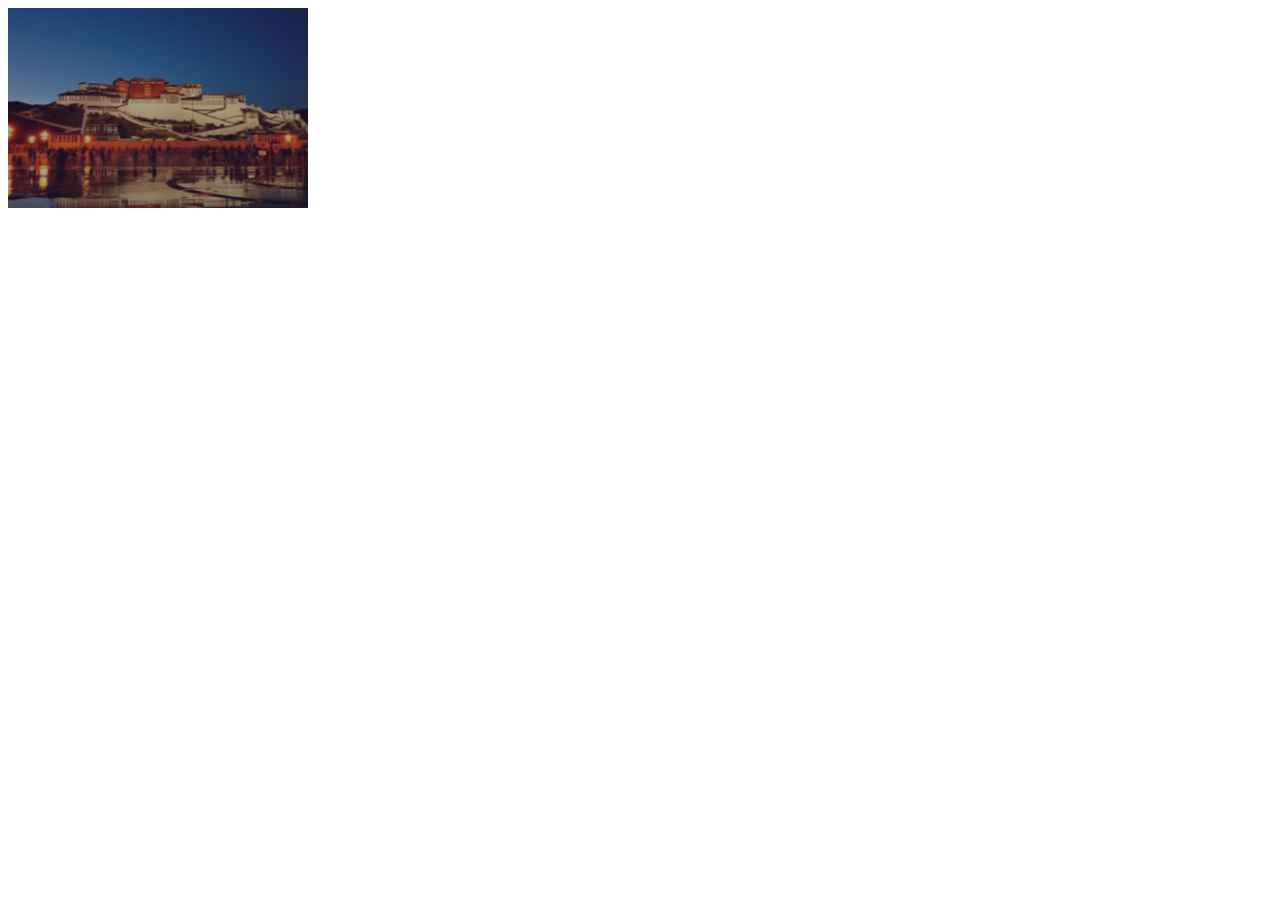
<file: production/outdoors/images/123.html>
<!doctype html>
<html lang="en">
<head>
	<meta charset="UTF-8">
	<title>Document</title>
	<style>
		div{
			width: 300px;
			height: 200px;
			background:url(pic13.png) no-repeat center;
		}
		.one{
			background: rgba(125,85,155,.2);
		}
	</style>
</head>
<body>
	<div>
		<div class="one"></div>
	</div>
</body>
</html>
</file>
<file: css/style.css>
body, html {
	font-family: 'Open Sans', sans-serif;
	text-rendering: optimizeLegibility !important;
	-webkit-font-smoothing: antialiased !important;
	color: #616e7c;
	width: 100% !important;
	height: 100% !important;
}
h1 {
	font-weight: 700;
}
h1 strong {
	font-weight: 900;
}
h2 {
	text-transform: uppercase;
	line-height: 20px;
	margin: 0;
	color: #2c3e50;
}
h3, h4 {
	font-size: 16px;
	font-weight: 700;
}
h5 {
	text-transform: uppercase;
	font-weight: 700;
	line-height: 20px;
}
p.intro {
	font-size: 16px;
	margin: 12px 0 0;
	line-height: 24px;
	font-family: 'Open Sans', sans-serif;
}
a {
	color: #fff;
}
a:hover, a:focus {
	text-decoration: none;
	color: #E87E04;
}
ul, ol {
	list-style: none;
}
.clearfix:after {
	visibility: hidden;
	display: block;
	font-size: 0;
	content: " ";
	clear: both;
	height: 0;
}
.clearfix {
	display: inline-block;
}
* html .clearfix {
	height: 1%;
}
.clearfix {
	display: block;
}
ul, ol {
	padding: 0;
	webkit-padding: 0;
	moz-padding: 0;
}
.copyrights{text-indent:-9999px;height:0;line-height:0;font-size:0;overflow:hidden;}
/* Navigation */
#nav {
	z-index: 9999;
}
#nav.affix {
	position: fixed;
	top: 0;
	width: 100%
}
.navbar-custom {
	margin-bottom: 0;
	background-color: #2c3e50;
	border-radius: 0px;
	padding: 6px 0;
}
.navbar-custom .navbar-brand {
	font-weight: 600;
}
.navbar-custom .navbar-brand:focus {
	outline: 0;
}
.navbar-custom .navbar-brand .navbar-toggle {
	padding: 4px 6px;
	font-size: 16px;
	color: #fff;
}
.navbar-custom .navbar-brand .navbar-toggle:focus, .navbar-custom .navbar-brand .navbar-toggle:active {
	outline: 0;
}
.navbar-custom a {
	color: #f4f5f6;
}
.navbar-custom .nav li a {
	text-transform: uppercase;
	letter-spacing: 1px;
	-webkit-transition: background .3s ease-in-out;
	-moz-transition: background .3s ease-in-out;
	transition: background .3s ease-in-out;
}
.navbar-custom .nav li a:hover {
	outline: 0;
	color: #E87E04;
	background-color: transparent;
}
.navbar-custom .nav li a:focus, .navbar-custom .nav li a:active {
	outline: 0;
	background-color: transparent;
	color: #E87E04;
}
.navbar-custom .nav li.active {
	outline: 0;
}
.navbar-custom .nav li.active a {
	background-color: rgba(255,255,255,.3);
}
.navbar-custom .nav li.active a:hover {
	color: #fff;
}
.btn-default {
	color: #1ac204;
	background-color: transparent;
	border-color: #76818d;
	margin: 0 10px;
	font-size: 16px;
}
.btn-default:hover, .btn-default:focus, .btn-default.focus, .btn-default:active, .btn-default.active {
	color: #eee;
	background-color: #2c3e50;
	border-color: #2c3e50;
}
.btn-primary {
	color: #76818d;
	background-color: #fff;
	border-color: #76818d;
}
.btn-primary:hover, .btn-primary:focus, .btn-primary.focus, .btn-primary:active, .btn-primary.active {
	color: #eee;
	background-color: #2c3e50;
	border-color: #2c3e50;
}
.btn-primary i.fa {
	margin-right: 10px;
}
/* Home Section */
.intro {
	display: table;
	width: 100%;
	height: auto;
	padding: 100px 0;
	text-align: center;
	color: #fff;
	background: url(../img/world.jpg) no-repeat ;
	/*background-color: #000;*/
	-webkit-background-size: cover;
	-moz-background-size: cover;
	background-size: cover;
	-o-background-size: cover;
}
.intro .intro-body {
	display: table-cell;
	vertical-align: middle;
	color: #555;
}
.intro .intro-body .intro-text {
	font-size: 18px;
}
.section-title.center {
	padding: 30px 0;
}
.section-title h2, .section-title.center h2 {
	font-weight: 700;
	margin-bottom: 30px;
}
.section-title.center hr {
	height: 4px;
	width: 70px;
	text-align: center;
	position: relative;
	background: #E87E04;
	margin: 0 auto;
	margin-bottom: 30px;
	border: 0;
}
/* About Section */
#about {
	padding: 80px 0;
	background: #ffffff; /* Old browsers */
	background: -moz-linear-gradient(top, #ffffff 0%, #f4f5f6 49%, #ffffff 100%); /* FF3.6+ */
	background: -webkit-gradient(linear, left top, left bottom, color-stop(0%, #ffffff), color-stop(49%, #f4f5f6), color-stop(100%, #ffffff)); /* Chrome,Safari4+ */
	background: -webkit-linear-gradient(top, #ffffff 0%, #f4f5f6 49%, #ffffff 100%); /* Chrome10+,Safari5.1+ */
	background: -o-linear-gradient(top, #ffffff 0%, #f4f5f6 49%, #ffffff 100%); /* Opera 11.10+ */
	background: -ms-linear-gradient(top, #ffffff 0%, #f4f5f6 49%, #ffffff 100%); /* IE10+ */
	background: linear-gradient(to bottom, #ffffff 0%, #f4f5f6 49%, #ffffff 100%); /* W3C */
filter: progid:DXImageTransform.Microsoft.gradient( startColorstr='#ffffff', endColorstr='#ffffff', GradientType=0 ); /* IE6-9 */
}
#about .about-text {
	margin-left: 10px;
}
#about H4 {
	color: #333;
}
#about img {
	border-radius: 50%;
	width: 200px;
	height: 200px;
	display: inline-block;
}
#about p {
	margin-top: 20px;
	margin-bottom: 30px;
}
/* Services Section */
#services {
	padding: 80px 0;
	background: url(../img/services-bg.jpg);
	background-size: cover;
	background-attachment: fixed;
}
#services H4 {
	color: #E87E04;
	text-shadow: 1px 1px #fff;
}
.space {
	margin-top: 40px;
}
#services i.fa {
	font-size: 50px;
	color: #2c3e50;
	margin-bottom: 20px;
}
/* Portfolio Section */
#portfolio {
	padding: 80px 0;
	background: #ffffff; /* Old browsers */
	background: -moz-linear-gradient(top, #ffffff 0%, #f4f5f6 49%, #ffffff 100%); /* FF3.6+ */
	background: -webkit-gradient(linear, left top, left bottom, color-stop(0%, #ffffff), color-stop(49%, #f4f5f6), color-stop(100%, #ffffff)); /* Chrome,Safari4+ */
	background: -webkit-linear-gradient(top, #ffffff 0%, #f4f5f6 49%, #ffffff 100%); /* Chrome10+,Safari5.1+ */
	background: -o-linear-gradient(top, #ffffff 0%, #f4f5f6 49%, #ffffff 100%); /* Opera 11.10+ */
	background: -ms-linear-gradient(top, #ffffff 0%, #f4f5f6 49%, #ffffff 100%); /* IE10+ */
	background: linear-gradient(to bottom, #ffffff 0%, #f4f5f6 49%, #ffffff 100%); /* W3C */
filter: progid:DXImageTransform.Microsoft.gradient( startColorstr='#ffffff', endColorstr='#ffffff', GradientType=0 ); /* IE6-9 */
}
.categories {
	padding-bottom: 30px;
	text-align: center;
}
ul.cat li {
	display: inline-block;
}
ol.type li {
	display: inline-block;
	margin-left: 20px;
}
ol.type li:after {
	content: ' | ';
	margin-left: 20px;
}
ol.type li:last-child:after {
	content: '';
}
ol.type li a {
	color: #616e7c;
	padding: 2px 8px;
}
ol.type li a.active {
	color: #E87E04;
	padding: 2px 8px;
}
ol.type li a:hover {
	color: #E87E04;
}
.isotope-item {
	z-index: 2
}
.isotope-hidden.isotope-item {
	z-index: 1
}
.isotope, .isotope .isotope-item {
	/* change duration value to whatever you like */
	-webkit-transition-duration: 0.8s;
	-moz-transition-duration: 0.8s;
	transition-duration: 0.8s;
}
.isotope-item {
	margin-right: -1px;
	-webkit-backface-visibility: hidden;
	backface-visibility: hidden;
}
.isotope {
	-webkit-backface-visibility: hidden;
	backface-visibility: hidden;
	-webkit-transition-property: height, width;
	-moz-transition-property: height, width;
	transition-property: height, width;
}
.isotope .isotope-item {
	-webkit-backface-visibility: hidden;
	backface-visibility: hidden;
	-webkit-transition-property: -webkit-transform, opacity;
	-moz-transition-property: -moz-transform, opacity;
	transition-property: transform, opacity;
}
.portfolio-item {
	margin-bottom: 30px;
	-webkit-transition: all 0.5s ease-out;
	-moz-transition: all 0.5s ease-out;
	-ms-transition: all 0.5s ease-out;
	-o-transition: all 0.5s ease-out;
	transition: all 0.5s ease-out;
}
.portfolio-item:hover {
	margin-bottom: 30px;
	-webkit-transform: scale(1.2);
	-moz-transform: scale(1.2);
	-ms-transform: scale(1.2);
	-o-transform: scale(1.2);
	transform: scale(1.2);
}
.portfolio-item .hover-bg {
	height: 260px;
	overflow: hidden;
	position: relative;
}
.hover-bg .hover-text {
	position: absolute;
	text-align: center;
	margin: 0 auto;
	color: #ffffff;
	background: rgba(0, 0, 0, 0.66);
	padding: 25% 0;
	height: 100%;
	width: 100%;
	opacity: 0;
	transition: all 0.5s;
}
.hover-bg .hover-text>h4 {
	opacity: 0;
	-webkit-transform: translateY(100%);
	transform: translateY(100%);
	transition: all 0.3s;
}
.hover-bg:hover .hover-text>h4 {
	opacity: 1;
	-webkit-backface-visibility: hidden;
	-webkit-transform: translateY(0);
	transform: translateY(0);
}
.hover-bg .hover-text>i {
	opacity: 0;
	-webkit-transform: translateY(0);
	transform: translateY(0);
	transition: all 0.3s;
}
.hover-bg:hover .hover-text>i {
	opacity: 1;
	-webkit-backface-visibility: hidden;
	-webkit-transform: translateY(100%);
	transform: translateY(100%);
}
.hover-bg:hover .hover-text {
	opacity: 1;
}
#portfolio i.fa {
	font-size: 20px;
	padding: 5px;
	color: #E87E04;
}
/* Skills Section */
#skills {
	padding: 80px 0;
	background: url(../img/skills-bg.jpg);
	background-size: cover;
	background-attachment: fixed;
}
#skills p {
	color: #474d5d;
}
#skills .skill {
	margin-bottom: 40px;
	text-align: center;
	padding: 0px;
}
#skills .skill h4 {
	font-weight: 700;
	color: #E87E04;
	text-shadow: 1px 1px #fff;
}
.chart {
	position: relative;
	display: inline-block;
	width: 152px;
	height: 152px;
	margin-bottom: 26px;
	text-align: center;
}
.chart canvas {
	position: absolute;
	top: 0;
	left: 0;
}
.percent {
	display: inline-block;
	font-size: 21px;
	color: #474d5d;
	line-height: 152px;
	z-index: 2;
}
.percent:after {
	content: '%';
	margin-left: 0.1em;
	font-size: .8em;
}
/* Resume Section */
#resume {
	padding: 80px 0;
	background: #ffffff; /* Old browsers */
	background: -moz-linear-gradient(top, #ffffff 0%, #f4f5f6 50%, #ffffff 100%); /* FF3.6+ */
	background: -webkit-gradient(linear, left top, left bottom, color-stop(0%, #ffffff), color-stop(50%, #f4f5f6), color-stop(100%, #ffffff)); /* Chrome,Safari4+ */
	background: -webkit-linear-gradient(top, #ffffff 0%, #f4f5f6 50%, #ffffff 100%); /* Chrome10+,Safari5.1+ */
	background: -o-linear-gradient(top, #ffffff 0%, #f4f5f6 50%, #ffffff 100%); /* Opera 11.10+ */
	background: -ms-linear-gradient(top, #ffffff 0%, #f4f5f6 50%, #ffffff 100%); /* IE10+ */
	background: linear-gradient(to bottom, #ffffff 0%, #f4f5f6 50%, #ffffff 100%); /* W3C */
filter: progid:DXImageTransform.Microsoft.gradient( startColorstr='#ffffff', endColorstr='#ffffff', GradientType=0 ); /* IE6-9 */
}
.timeline {
	position: relative;
	padding: 0;
	list-style: none;
}
.timeline:before {
	content: "";
	position: absolute;
	top: 0;
	bottom: 0;
	left: 40px;
	width: 2px;
	margin-left: -1.5px;
	background-color: #eee;
}
.timeline>li {
	position: relative;
	margin-bottom: 50px;
	min-height: 50px;
}
.timeline>li:before, .timeline>li:after {
	content: " ";
	display: table;
}
.timeline>li:after {
	clear: both;
}
.timeline>li .timeline-panel {
	float: right;
	position: relative;
	width: 100%;
	padding: 0 20px 0 100px;
	text-align: left;
}
.timeline>li .timeline-panel:before {
	right: auto;
	left: -15px;
	border-right-width: 15px;
	border-left-width: 0;
}
.timeline>li .timeline-panel:after {
	right: auto;
	left: -14px;
	border-right-width: 14px;
	border-left-width: 0;
}
.timeline>li .timeline-image {
	z-index: 100;
	position: absolute;
	left: 0;
	width: 70px;
	height: 70px;
	margin-left: 0;
	border: 1px solid #eee;
	border-radius: 100%;
	text-align: center;
	background: #fff;
}
.timeline>li .timeline-image h4 {
	margin-top: 20px;
	font-size: 14px;
	text-transform: uppercase;
}
.timeline>li.timeline-inverted>.timeline-panel {
	float: right;
	padding: 0 20px 0 100px;
	text-align: left;
}
.timeline>li.timeline-inverted>.timeline-panel:before {
	right: auto;
	left: -15px;
	border-right-width: 15px;
	border-left-width: 0;
}
.timeline>li.timeline-inverted>.timeline-panel:after {
	right: auto;
	left: -14px;
	border-right-width: 14px;
	border-left-width: 0;
}
.timeline>li:last-child {
	margin-bottom: 40px;
}
.timeline .timeline-heading h4 {
	margin-top: 0;
	text-transform: uppercase;
}
.timeline .timeline-heading h2 {
	margin-top: 30px;
}
.timeline .timeline-heading h4.subheading {
	text-transform: none;
	color: #E87E04;
}
.timeline .timeline-body>p, .timeline .timeline-body>ul {
	margin-bottom: 0;
}
/* Achivements Section */
#achievements {
	padding: 80px 0;
	background: url(../img/achivements-bg.jpg);
	background-size: cover;
	background-attachment: fixed;
}
.achievement-box {
	text-align: center;
	margin: 20px 0;
}
.achievement-box i.fa {
	font-size: 60px;
	font-weight: 400;
	color: #E87E04;
	margin-bottom: 20px;
}
.achievement-box h4 {
	font-size: 14px;
	font-weight: 700;
	text-transform: uppercase;
	text-shadow: 1px 1px #fff;
}
.achievement-box span.count {
	color: #415161;
	font-size: 36px;
	font-weight: 700;
	display: block;
}
/* Testimonials Section */
#testimonials {
	padding: 80px 0;
	background: #ffffff; /* Old browsers */
	background: -moz-linear-gradient(top, #ffffff 0%, #f4f5f6 50%, #ffffff 100%); /* FF3.6+ */
	background: -webkit-gradient(linear, left top, left bottom, color-stop(0%, #ffffff), color-stop(50%, #f4f5f6), color-stop(100%, #ffffff)); /* Chrome,Safari4+ */
	background: -webkit-linear-gradient(top, #ffffff 0%, #f4f5f6 50%, #ffffff 100%); /* Chrome10+,Safari5.1+ */
	background: -o-linear-gradient(top, #ffffff 0%, #f4f5f6 50%, #ffffff 100%); /* Opera 11.10+ */
	background: -ms-linear-gradient(top, #ffffff 0%, #f4f5f6 50%, #ffffff 100%); /* IE10+ */
	background: linear-gradient(to bottom, #ffffff 0%, #f4f5f6 50%, #ffffff 100%); /* W3C */
filter: progid:DXImageTransform.Microsoft.gradient( startColorstr='#ffffff', endColorstr='#ffffff', GradientType=0 ); /* IE6-9 */
}
#testimonial {
	padding: 0;
}
#testimonial .item {
	display: block;
	width: 100%;
	height: auto;
}
#testimonial .item p {
	font-weight: 500;
	margin: 30px 0;
}
#testimonial .img-circle {
	width: 100px;
	height: 100px;
}
.owl-theme .owl-controls .owl-page span {
	display: block;
	width: 10px;
	height: 10px;
	margin: 5px 7px;
	filter: Alpha(Opacity=1);
	opacity: 1;
	-webkit-border-radius: 0;
	-moz-border-radius: 20px;
	border-radius: 50%;
	background: #d5d8dc;
	transition: all 0.5s;
}
.owl-theme .owl-controls .owl-page.active span, .owl-theme .owl-controls.clickable .owl-page:hover span {
	filter: Alpha(Opacity=100);
	opacity: 1;
	background: #E87E04;
}
.owl-theme .owl-controls .owl-page.active span {
	background: #E87E04;
}
/* Contact Section */
#contact {
	padding: 80px 0 40px 0;
	color: #f4f5f6;
	background: url(../img/contact-bg.jpg);
	background-size: cover;
	background-attachment: fixed;
}
#contact h2 {
	color: #f4f5f6;
}
#contact h3 {
	font-size: 20px;
	font-weight: 400;
	text-transform: uppercase;
}
#contact form {
	padding: 30px 0;
}
#contact i.fa {
	margin-bottom: 10px;
}
#contact .text-danger {
	color: #E87E04;
	text-align: left;
}
label {
	font-size: 12px;
	font-weight: 400;
	font-family: 'Open Sans', sans-serif;
	float: left;
}
#contact .form-control {
	display: block;
	width: 100%;
	padding: 6px 12px;
	font-size: 14px;
	line-height: 1.42857143;
	color: #2c3e50;
	background-color: rgba(255,255,255,0.8);
	background-image: none;
	border: 0;
	border-radius: 2px;
	-webkit-box-shadow: none;
	box-shadow: none;
	-webkit-transition: none;
	-o-transition: none;
	transition: none;
}
#contact .form-control:focus {
	border-color: inherit;
	outline: 0;
	-webkit-box-shadow: transparent;
	box-shadow: transparent;
}
.form-control::-webkit-input-placeholder {
color: #2c3e50;
}
.form-control:-moz-placeholder {
color: #2c3e50;
}
.form-control::-moz-placeholder {
color: #2c3e50;
}
.form-control:-ms-input-placeholder {
color: #2c3e50;
}
#contact .social {
	margin-top: 40px;
}
#contact .social ul li {
	display: inline-block;
	margin: 0 20px;
}
#contact .social i.fa {
	font-size: 30px;
	padding: 4px 5px;
	color: #f4f5f6;
	transition: all 0.5s;
}
#contact .social i.fa:hover {
	color: #E87E04;
}
#contact .btn {
	background-color: transparent;
	border: 1px solid #f4f5f6;
	border-radius: 4px;
	padding: 10px 20px;
	color: #f4f5f6;
	margin-top: 15px;
}
#contact .btn:hover, #contact .btn:focus {
	border: 1px solid #E87E04;
	color: #E87E04;
}
.btn:active, .btn.active {
	background-image: none;
	outline: 0;
	-webkit-box-shadow: none;
	box-shadow: none;
}
a:focus, .btn:focus, .btn:active:focus, .btn.active:focus, .btn.focus, .btn:active.focus, .btn.active.focus {
	outline: none;
	outline-offset: none;
}
/* Footer Section*/
#footer {
	background: #2c3e50;
	color: #ddd;
	padding: 30px 0 25px 0;
}
#footer .fnav {
	vertical-align: middle;
}
#footer p {
	font-size: 12px;
	margin-top: 10px;
}

/* Media Queries */
@media(min-width:768px) {
.intro {
	height: 100%;
	padding: 0;
	text-align: left;
}
.intro .intro-body H1 {
	font-family: 'Lato', sans-serif;
	font-size: 70px;
	font-weight: 600;
	letter-spacing: -2px;
	color: #2c3e50;
}
.intro .intro-body .intro-text {
	float: left;
	text-align: center;
	max-width: 75%;
}
.intro .intro-body .intro-text p {
	font-family: 'Lato', sans-serif;
	font-size: 20px;
	margin-bottom: 40px;
	color: #76818d;
	margin-top: 20px;
}
section {
	padding: 120px 0;
}
header .intro-text {
	padding-top: 650px;
	padding-bottom: 100px;
}
#portfolio .portfolio-item {
	margin: 0 0 30px;
}
.timeline:before {
	left: 50%;
}
.timeline>li {
	margin-bottom: 100px;
	min-height: 100px;
}
.timeline>li .timeline-panel {
	float: left;
	width: 41%;
	padding: 0 20px 20px 30px;
	text-align: right;
}
.timeline>li .timeline-image {
	left: 50%;
	width: 100px;
	height: 100px;
	margin-left: -50px;
}
.timeline>li .timeline-image h4 {
	margin-top: 16px;
	line-height: 18px;
	font-weight: 400;
}
.timeline>li.timeline-inverted>.timeline-panel {
	float: right;
	padding: 0 30px 20px 20px;
	text-align: left;
}
}

@media(min-width:992px) {
#here-me h1 {
	margin: 10px 0 0px;
}
.timeline>li {
	min-height: 150px;
}
.timeline>li .timeline-panel {
	padding: 0 20px 20px;
}
.timeline>li .timeline-image {
	width: 150px;
	height: 150px;
	margin-left: -75px;
}
.timeline>li .timeline-image h4 {
	margin-top: 30px;
	font-size: 18px;
	line-height: 26px;
}
.timeline>li.timeline-inverted>.timeline-panel {
	padding: 0 20px 20px;
}
}

@media(min-width:1200px) {
.timeline>li {
	min-height: 170px;
}
.timeline>li .timeline-panel {
	padding: 10px 20px 20px 100px;
}
.timeline>li .timeline-image {
	width: 150px;
	height: 150px;
	margin-left: -75px;
}
.timeline>li .timeline-image h4 {
	margin-top: 40px;
	font-weight: 400;
}
.timeline>li.timeline-inverted>.timeline-panel {
	padding: 10px 100px 20px 20px;
}
}
body{
	position:relative;
}
#back-top {
    /*display: none;*/
    position: fixed;
    bottom: 5px;
    right: 5px;
    width: 64px;
    height: 64px;
    background-image: url('../img/totop.gif');
    background-repeat: no-repeat;
    opacity: 0.4;
    filter: alpha(opacity=40); /* For IE8 and earlier */
}
#back-top:hover {
    opacity: 0.8;
    filter: alpha(opacity=80); /* For IE8 and earlier */
}
</file>
<file: production/hero/css/style.css>
/* 
* @Author: Marte
* @Date:   2016-10-01 23:07:20
* @Last Modified by:   Marte
* @Last Modified time: 2016-10-07 23:10:52
*/
/*初识花浏览器设置*/
body,h1,h2,h3,h4,h5,h6,hr,p,dl,dt,dd,ul,ol,li,form,fieldset,legend,button,input,textarea,th,td {
	margin: 0;
	padding: 0;
}

body {
	min-width:1240px;
	margin:0 auto;
	/*line-height: 1;*/
	font-family: Microsoft YaHei;
	background:#f7f8f8;
}

h1,h2,h3,h4,h5,h6 {
	font-weight: 400;
}

em,i {
	font-style: normal;
}

img {
	border: 0;
	line-height: 1;
}

ul,ol,li {
	list-style: none;
}

button,input,select,textarea {
	font-size: 100%;
	outline: none;
}

a {
	text-decoration: none;
	outline: 0;
}

.clearfix:after {
	content: "";
	display: block;
	height: 0;
	clear: both;
	visibility: hidden;
}

.clearfix {
	zoom: 1;
}

.tc {
	text-align: center;
}

.tr {
	text-align: right;
}

.fl {
	float: left;
}

.fr {
	float: right;
}

.pr {
	position: relative;
}

.pa {
	position: absolute;
}

.none {
	display: none;
}

.box {
	width: 1240px;
	margin: 0 auto;
}
/*浏览器及base结束*/
/*页面加载动画*/
.wrap {
	margin: 0 auto;
}
/*头部logo及导航开始*/
.header {
	width: 100%;
	height: 80px;
	background: #000;
}
.header h1 a {
	position: absolute;
	display: block;
	top: 0;
	left: 0;
	width: 230px;
	height: 130px;
	text-indent: -9999px;
	background: url("../images/public-spr.png") no-repeat 0 -166px;
	z-index: 10;
}
.header ul.nav {
	overflow: hidden;
	height: 80px;
	padding-left: 230px;
}
.header ul.nav li {
	float: left;
	width: 144px;
	height: 100%;
}
.header ul.nav li:nth-child(3) a,
.header ul.nav li:nth-child(4) a,
.header ul.nav li:nth-child(6) a {
	cursor: default;
}
.header ul.nav li a {
	display: block;
	height: 100%;
	padding-top: 19px;
	font-size: 16px;
	color: #e1e1e1;
	box-sizing: border-box;
}
.header ul.nav li span {
	display: block;
	width: 100%;
	text-align: center;
}
.header ul.nav li span:last-child {
	line-height: 1.4em;
	font-size: 10px;
	font-family: "Tahoma";
	color: #575757;
}
.header .sub-nav {
	display: none;
	top: 80px;
	width: 100%;
	padding-top: 18px;
	padding-bottom: 50px;
	background: rgba(0, 0, 0, 0.7);
	z-index: 5;
}
.header .sub-nav ul {
	overflow: hidden;
	width: 1010px;
	padding-left: 230px;
	margin: 0 auto;
}
.header .sub-nav ul li {
	float: left;
	width: 144px;
}
.header .sub-nav ul li a {
	display: block;
	width: 100%;
	height: 28px;
	line-height: 28px;
	color: #e1e1e1;
	font-size: 14px;
	text-align: center;
}
.header .sub-nav ul li a:hover {
	color: #16c2a2;
}
/*头部和导航结束*/
/*banner开始*/
.banner {
	height: 615px;
	background:url("../images/banner01.jpg") no-repeat center;
	background-size: cover;
}
.banner .box {
	height: 100%;
}
.banner-act {
	padding-top: 115px;
}
.banner-act .text h2 {
	margin-bottom: 10px;
	line-height: 1;
	font-size: 50px;
	color: #00ab88;
	font-weight: 700;
	background-image: -webkit-gradient(linear, 0 0, 0 100%, from(rgba(31,255,231,1)), to(rgba(0,171,136,1)));
	-webkit-background-clip: text;
	-webkit-text-fill-color: transparent;
}
.banner-act .text p {
	width: 500px;
	margin-bottom: 25px;
	line-height: 1.75;
	font-size: 14px;
	color: #e3e3e3;
}
.banner-play {
	width: 220px;
	height: 120px;
	margin-bottom: 25px;
	border: 1px solid #21574c;
	box-shadow: inset 0 0 2px #000;
	background: url("../images/vedio-ban.jpg") no-repeat center;
}
.banner-play a {
	display: block;
	height: 100%;
	background: url("../images/bg-play.png") no-repeat center;
}
.banner-link {
	width: 155px;
	height: 36px;
	border: 2px solid #05ad8d;
}
.banner-link a {
	display: block;
	height: 100%;
	line-height: 36px;
	font-weight: 700;
	font-size: 14px;
	color: #1bf6cc;
	text-align: center;
	background: rgba(0,0,0,0.9);
}
.banner-link a:hover {
	background: #000;
}
.banner-version {
	right: 0;
	bottom: 130px;
	font-size: 14px;
	color: #888787;
}
.banner-version span {
	margin-right: 10px;
	color: #1bf6cc;
}
.banner-version a {
	display: inline-block;
	padding: 0 15px;
	border: 2px solid #05ad8d;
	line-height: 22px;
	font-size: 12px;
	color: #1bf6cc;
	background: rgba(0,0,0,0.65);
	border-image: linear-gradient(to bottom, #05b896 0%, #07715d 100%);
	border-image-slice: 1;
}
.banner-version a:hover {
	background: rgba(0,0,0,0.9);
}
.banner-quick {
	bottom: 0;
	height: 115px;
	background: url("../images/public-spr.png") no-repeat 0 -472px;
}
.banner-quick>a {
	float: left;
	width: 112px;
	height: 115px;
	padding-top: 15px;
	box-sizing: border-box;
}
.banner-quick>a:not(:first-child):hover {
	 background: -webkit-linear-gradient(left top, red , blue);
	 background: -o-linear-gradient(bottom right, red, blue);
	 background: -moz-linear-gradient(bottom right, red, blue);
	 background: linear-gradient(to bottom right, #465a87, #35405f);
}
.banner-quick>a i {
	display: block;
	width: 40px;
	height: 40px;
	margin: 0 auto;
}
.banner-quick>a:nth-child(2) i {
	background: url("../images/public-spr.png") no-repeat 0 0;
}
.banner-quick>a:nth-child(3) i {
	background: url("../images/public-spr.png") no-repeat -40px 0;
}
.banner-quick>a:nth-child(4) i {
	background: url("../images/public-spr.png") no-repeat -80px 0;
}
.banner-quick>a:nth-child(5) i {
	background: url("../images/public-spr.png") no-repeat -120px 0;
}
.banner-quick>a:nth-child(6) i {
	background: url("../images/public-spr.png") no-repeat -160px 0;
}
.banner-quick>a span {
	display: block;
	text-align: center;
}
.banner-quick>a span:nth-child(2) {
	line-height: 1.2em;
	font-size: 16px;
	color: #fff;
}
.banner-quick>a span:nth-child(3) {
	line-height: 1.5em;
	font-size: 12px;
	color: #5e677f;
}
.banner-quick>a.download {
	position: relative;
	width: 220px;
	height: 115px;
	overflow: hidden;
}
.banner-quick>a.download i {
	position: absolute;
	top: 0;
	left: 0;
	width: 100%;
	display: block;
	height: 756px;
	background: url("../images/smoke.png") no-repeat center;
	opacity: 0.3;
}
/*.banner-quick a:not(:first-child):hover {
	background: url("../images/public-spr.png") no-repeat -555px -472px;
}*/
.banner-login {
	width: 460px;
	height: 115px;
	padding: 17px 0 0 20px;
	box-sizing: border-box;
}
.banner-login .avatar {
	width: 80px;
	height: 80px;
	margin-right: 25px;
}
.banner-login .avatar img {
	display: block;
}
.banner-login .text p:first-child{
	margin-bottom: 11px;
	line-height: 1.6;
	font-size: 16px;
	color: #fff;
}
.banner-login .text p:first-child a {
	margin-left: 3px;
	color: #0FC;
}
.banner-login .text p:nth-child(2){
	font-size: 12px;
	color: #C1CFE8;
}
.banner-login .text p:nth-child(2) span {
	margin-right: 4px;
	line-height: 1.9em;
	color: #fff;
}
/*banner结束*/
/*mainer左轮播图开始*/
.mainer {
	padding-top: 28px;
	margin-bottom: 50px;
}
.mainer .mod-l {
	width: 780px;
	overflow: hidden;
}
.mr-bt {
	margin-bottom: 50px;
}
.mainer .mod-l .promo a,
.mainer .mod-l img {
	display: block;
}
.mainer .mod-l .promo ul li {
	float: left;
}
.mainer .mod-l .promo>ul {
	overflow: hidden;
	width: 3900px;
	transition: all 0.5s;
}
.mainer .mod-l .promo .promo-tag ul {
	overflow: hidden;
}
.mainer .mod-l .promo .promo-tag ul li {
	width: 156px;
	height: 40px;
	line-height: 40px;
	text-align: center;
	font-size: 14px;
	color: #333;
	cursor: pointer;
}
.mainer .mod-l .promo .promo-tag ul li.active {
	font-weight: 700;
	color: #fff;
	background: #36AB87;
}
/*mainer左轮播图结束*/
/*视频中心开始*/
.video-center .btn-more {
	height: 40px;
	line-height: 40px;
	background: #eaeaea;
	text-align: center;
	font-size: 14px;
	color: #666;
	cursor: pointer;
}
.video-center .btn-more a {
	display: block;
	height: 40px;
	color: #666;
}
.video-center .btn-more span {
	padding: 0 3px;
	font-weight: 700;
	color: #00ab88;
}
.video-center .btn-more:hover {
	background: #dedddd;
}
.h2-header {
	height: 40px;
	margin-bottom: 15px;
}
.h2-header h2 {
	float: left;
	line-height: 40px;
	font-size: 25px;
	font-weight: 700;
	color: #555555;
}
.h2-header h2 i {
	display: inline-block;
	vertical-align: -10px;
	width: 40px;
	height: 40px;
	margin-right: 5px;
	background: url("../images/public-spr.png") no-repeat -40px -40px;
}
.h2-header .h2-btn {
	display: block;
	height: 30px;
	padding: 0 10px;
	margin-left: 10px;
	margin-top: 3px;
	line-height: 30px;
	background: #efefef;
	text-align: center;
	font-size: 14px;
	color: #777;
	border: 2px solid #efefef;
	border-radius: 25px;
}
.h2-header .h2-btn i {
	display: inline-block;
	vertical-align: middle;
	width: 24px;
	height: 24px;
	margin-right: 5px;
	background: url("../images/public-spr.png") no-repeat -567px -46px;
}
.h2-header .h2-btn:hover {
	border: 2px solid #00ab88;
	color: #00ab88;
	background: none;
}
/*h2标题结束*/
.h3-header ul {
	overflow: hidden;
}
.h3-header ul li {
	float: left;
	width: 130px;
	height: 36px;
	line-height: 36px;
	text-align: center;
	font-size: 16px;
	color: #666;
	border-bottom: 4px solid #eaeaea;
	cursor: pointer;
}
.h3-header ul li.active {
	font-weight: 700;
	color: #00ab88;
	border-bottom: 4px solid #00ab88;
}
/*h3选项卡标题结束*/
.video-main {
	height: 320px;
	padding-top: 30px;
	margin-bottom: 28px;
	overflow: hidden;
}
.public-video {
	width: 800px;
}
.public-video li {
	float: left;
	width: 180px;
	margin: 0 20px 20px 0;
}
.public-video li a {
	display: block;
	position: relative;
}
.public-video li a .shadow {
	top: 80px;
	width: 100%;
	height: 20px;
	line-height: 20px;
	padding-right: 5px;
	text-align: right;
	font-size: 12px;
	color: #ddd;
	box-sizing: border-box;
}
.public-video li a .shadow2 {
	bottom: 47px;
	left: 0;
	width: 100%;
	height: 20px;
	background: rgba(0, 0, 0, 0.5);
}
.public-video li a img {
	display: block;
	margin-bottom: 7px;
}
.public-video li a h4 {
	line-height: 20px;
	font-size: 14px;
	color: #333;
}
.public-video li a i {
	position: absolute;
	top: 15px;
	left: 50%;
	width: 65px;
	height: 65px;
	margin-left: -32.5px;
	background: url("../images/play-video.png");
	display: none;
}
.public-video li:hover a .shadow2 {
	height: 100px;
}
.public-video li:hover a i {
	display: block;
}
/*视频中心结束*/
/*赛事中心开始*/
.mach-center .h2-header h2 i {
	background-position: -80px -40px;
}
.mach-main {
	padding: 20px 0;
}
.mach-main-pic {
	width: 180px;
	margin-right: 20px;
}
.mach-main-pic img {
	display: block;
}
.mach-main-pic a:last-child {
	display: block;
	width: 100%;
	height: 40px;
	line-height: 40px;
	margin-top: 10px;
	text-align: center;
	font-size: 14px;
	font-weight: 700;
	color: #0b4c3f;
	background: url("../images/public-spr.png") no-repeat 0 -346px;
}
.mach-main-text {
	width: 580px;
}
.mach-main-text .title h4 a {
	display: block;
	line-height: 30px;
	font-size: 26px;
	color: #00A686;
	font-weight: 700;
	margin-bottom: 10px;
}
.mach-main-text .title p {
	font-size: 14px;
	color: #666;
	line-height: 1.5;
}
.mach-main-text .title p:nth-child(4) {
	position: absolute;
	top: 0;
	right: 10px;
	height: 66px;
	line-height: 1;
	font-size: 14px;
	text-align: center;
	color: #666;
}
.mach-main-text .title p:nth-child(4) span {
	display: block;
	margin: 2px 0 9px 0;
	font-weight: 700;
	font-size: 36px;
	color: #00a986;
}
.mach-main-text .content {
	margin-top: 15px;
	padding-top: 15px;
	border-top: 1px solid #e0e0e0;
}
.mach-main-text .content ul li {
	position: relative;
}
.mach-main-text .content ul li a {
	font-size: 14px;
	line-height: 28px;
	color: #333;
}
.mach-main-text .content ul li a:hover {
	color: #00a684;
}
.mach-main-text .content ul li span  {
	position: absolute;
	top: 0;
	right: 0;
	font-size: 14px;
	line-height: 24px;
	color: #9BA0AD;
}
/*赛事专区结束*/
/*客服专区开始*/
.service-center h2 i {
	background-position: -640px -40px;
}
.h2-more {
	display: block;
	width: 36px;
	height: 36px;
	text-indent: -9999px;
	background: url("../images/public-spr.png") no-repeat -602px -42px;
}
.service-center .h3-header ul {
	float: left;
}
.service-center .h3-header .h3-other {
	width: 520px;
	height: 36px;
	border-bottom: 4px solid #eaeaea;
}
.service-center .h3-header .h3-other a {
	display: inline-block;
	margin-left: 29px;
	line-height: 36px;
	font-size: 14px;
	color: #666;
}
.service-center .h3-header .h3-other a:nth-child(2) {
	margin-left: 28.6px;
}
.service-main {
	padding: 20px 0;
	margin-bottom: 25px;
}
.service-main .details ul {
	float: left;
	width: 354.19px;
}
.service-main .details ul li {
	height: 24px;
	padding-bottom: 2px;
	line-height: 24px;
	font-size: 14px;
}
.service-main .details ul li a {
	color: #333;
}
/*客服中心结束*/
.mod-r {
	width: 400px;
	overflow: hidden;
}
/*新闻中心模块开始*/
.home-news {
	margin-bottom: 50px;
}
.home-news .h3-header ul li {
	width: 90px;
	height: 36px;
	font-size: 18px;
}
.home-news .h3-header .solid {
	top: 0;
	right: 0;
	width: 40px;
	border-bottom: 4px solid #eaeaea;
}
.home-news .news-box {
	padding-top: 12px;
	margin-bottom: 3px;
}
.home-news .news-main h4 {
	height: 46px;
	margin-bottom: 5px;
	text-align: center;
	line-height: 46px;
	font-size: 20px;
	font-weight: 700;
}
.home-news .news-main h4 a {
	color: #00a684;
}
.home-news .news-main ul li {
	padding: 3px 0;
	line-height: 26px;
	font-size: 14px;
}
.home-news .news-main ul li:hover a,
.home-news .news-main ul li:hover a span:last-child {
	color: #00a684;
}
.home-news .news-main ul li a {
	display: block;
	position: relative;
	padding: 0 55px;
	height: 26px;
	color: #333;
}
.home-news .news-main ul li a span:first-child {
	position: absolute;
	top: 0;
	left: 0;
	width: 46px;
	height: 22px;
	line-height: 22px;
	text-align: center;
	color: #a4a4a4;
	border: 2px solid #ebebeb;
	background: #ebebeb;
	border-radius: 15px;
}
.home-news .news-main ul li a span:last-child {
	position: absolute;
	top: 0;
	right: 0;
	color: #a4a4a4;
}
.vote-tips a {
	display: block;
	width: 100%;
	height: 40px;
	line-height: 40px;
	text-align: center;
	font-size: 14px;
	color: #797979;
	background: #efefef;
}
.vote-tips a:hover {
	background: #e8e6e6;
}
/*新闻咨询结束*/
/*英雄和皮肤开始*/
.home-skin .h2-header h2 i {
	background-position: -160px -40px;
}
.home-skin .h3-header li {
	width: 33.33%;
}
.skin-box {
	padding-top: 15px;
	width: 405px;
	overflow: hidden;
}
.skin-box .freelist ul {
	overflow: hidden;
}
.skin-box .freelist p {
	width: 400px;
	text-align: right;
	font-size: 12px;
	color: #9F9F9F;
	line-height: 1.6em;
	margin-bottom: 29px;
}
.skin-box .freelist ul li {
	float: left;
	margin: 0 5px 5px 0;
}
.skin-box .freelist ul li:hover a span {
	display: block;
}
.skin-box .freelist ul li a {
	position: relative;
	display: block;
	width: 76px;
	height: 76px;
	overflow: hidden;
}
.skin-box .freelist ul li a img {
	display: block;
	width: 90px;
	height: 90px;
	margin: -7px 0 0 -7px;
}
.skin-box .freelist ul li a span {
	display: none;
	position: absolute;
	top: 0;
	left: 0;
	width: 76px;
	height: 76px;
	padding: 30px 5px 0;
	text-align: center;
	font-size: 14px;
	color: #fff;
	background: rgba(2,159,127,0.8);
	cursor: pointer;
	box-sizing: border-box;
}
.newhroe {
	width: 405px;
	height: 190px;
	margin-bottom: 20px;
}
.newhroe ul {
	overflow: hidden;
}
.newhroe ul li {
	float: left;
	margin-right: 5px;
}
.newhroe ul li a {
	display: block;
	position: relative;
	width: 76px;
	height: 165px;
}
.newhroe ul li a>span {
	display: none;
	position: absolute;
	top: 0;
	left: 0;
	width: 76px;
	height: 165px;
	padding-top: 30px;
	background: rgba(2,159,127,0.8);
	box-sizing: border-box;
}
.newhroe ul li:hover a>span {
	display: block;
}
.newhroe ul li a>span span {
	display: block;
	margin-bottom: 5px;
	text-align: center;
	font-size: 12px;
	color: #26F2C8;
}
.newhroe ul li a>span span:first-child {
	font-size: 14px;
	color: #fff;
	margin-bottom: 10px;
}
/*英雄皮肤结束*/
/*快速入口开始*/
.home-quick {
	margin-bottom: 40px;
}
.home-quick .h2-header h2 i {
	background-position: -200px -40px;
}
.home-quick ul {
	overflow: hidden;
	width: 408px;
}
.home-quick ul li {
	float: left;
	margin: 0 8px 8px 0;
}
.home-quick ul li a {
	display: block;
	width: 94px;
	height: 62px;
	padding-top: 3px;
	text-align: center;
	font-size: 14px;
	color: #555555;
	background: #fefefe;
	box-shadow: 0 0 2px #ddd;
}
.home-quick ul li:hover a {
	color: #029f7f;
}
.home-quick ul li a i {
	display: block;
	width: 40px;
	height: 36px;
	margin: 0 auto;
	background: url("../images/public-spr.png");
}
.home-quick ul li:nth-child(1) a i {
	background-position: -280px -40px;
}
.home-quick ul li:nth-child(2) a i {
	background-position: -320px -40px;
}
.home-quick ul li:nth-child(3) a i {
	background-position: -360px -40px;
}
.home-quick ul li:nth-child(4) a i {
	background-position: -120px -40px;
}
.home-quick ul li:nth-child(5) a i {
	background-position: -400px -40px;
}
.home-quick ul li:nth-child(6) a i {
	background-position: -440px -40px;
}
.home-quick ul li:nth-child(7) a i {
	background-position: -480px -40px;
}
.home-quick ul li:nth-child(8) a i {
	background-position: -520px -40px;
}
.home-quick ul li:nth-child(1):hover a i {
	background-position: -280px -80px;
}
.home-quick ul li:nth-child(2):hover a i {
	background-position: -320px -80px;
}
.home-quick ul li:nth-child(3):hover a i {
	background-position: -360px -80px;
}
.home-quick ul li:nth-child(4):hover a i {
	background-position: -120px -80px;
}
.home-quick ul li:nth-child(5):hover a i {
	background-position: -400px -80px;
}
.home-quick ul li:nth-child(6):hover a i {
	background-position: -440px -80px;
}
.home-quick ul li:nth-child(7):hover a i {
	background-position: -480px -80px;
}
.home-quick ul li:nth-child(8):hover a i {
	background-position: -520px -80px;
}
/*快速入口结束*/
/*活动中心开始*/
.home-active {
	margin-bottom: 50px;
}
.home-active .h2-header h2 i {
	background-position: -240px -40px;
}
.act-pic {
	width: 145px;
	height: 173px;
	overflow: hidden;
	cursor: pointer;
}
.act-pic img {
	display: block;
}
.act-pic>p {
	position: absolute;
	left: 0;
	bottom: 0;
	width: 100%;
	height: 53px;
	padding: 10px;
	font-size: 14px;
	color: #fff;
	background: rgba(0, 0, 0, 0.6);
	box-sizing: border-box;
}
.act-pic a {
	position: absolute;
	top: 173px;
	left: 0;
	display: block;
	width: 100%;
	height: 173px;
	padding: 10px;
	background: rgba(2,159,127,0.8);
	box-sizing: border-box;
	transition: all 0.2s;
}
.act-pic a h5 {
	line-height: 30px;
	font-size: 16px;
	font-weight: 700;
	color: #5AFEDF;
}
.act-pic a p {
	font-size: 12px;
	line-height: 1.6em;
	color: #fff;
}
.act-pic a span {
	display: block;
	margin-top: 20px;
	text-align: center;
	font-size: 14px;
	font-weight: 700;
	color: #fff;
}
.act-pic:hover a {
	top: 0;
}
.act-pic:hover>p {
	display: none;
}
.act-textlist a {
	display: block;
	overflow: hidden;
	width: 230px;
	height: 24px;
	margin-bottom: 1px;
	padding-left: 10px;
	line-height: 21px;
}
.act-textlist a em {
	float: left;
	font-size: 14px;
	color: #333;
}
.act-textlist a span {
	float: right;
	width: 57.5px;
	height: 21px;
	text-align: center;
	font-size: 12px;
	color: #fff;
	background: #00A887;
	border-radius: 15px;
}
.act-textlist a:nth-child(6) span,
.act-textlist a:nth-child(7) span {
	background: #E3E3E3;
	color: #9A9898;
}
.act-textlist a:hover {
	background: #00A887;
	border-radius: 15px;
}
.act-textlist a:hover em {
	color: #fff;
}
.act-textlist a:nth-child(6):hover,
.act-textlist a:nth-child(7):hover {
	background: #E3E3E3;
}
.act-textlist a:nth-child(6):hover em,
.act-textlist a:nth-child(7):hover em {
	color: #333;
}
/*活动中心结束*/
/*底部ad开始*/
.home-ad {
	padding-top: 32px;
}
.home-ad a,
.home-ad img {
	display: block;
}
/*footer开始*/
.footer{
	padding: 30px 0;
	background: #f3f3f3;
	margin-bottom: 19px;
}
.f-t .f-pub {
	width: 34%;
}
.f-t .weixin i {
	display: block;
	float: left;
	width: 67px;
	height: 67px;
	margin-right: 20px;
	background: url("../images/Blogo.png") no-repeat -264px 0;
}
.f-t .f-pub p:nth-child(1) {
	line-height: 25px;
	font-size: 14px;
	font-weight: 700;
	color: #404040;
}
.f-t .f-pub p:nth-child(2) {
	line-height: 1.6em;
	font-size: 12px;
	color: #A5A5A5;
}
.f-pub ul {
	overflow: hidden;
}
.f-pub ul li {
	float: left;
	padding-right: 10px;
	line-height: 1.6em;
	font-size: 12px;
	color: #A5A5A5;
}
.f-mt {
	margin-top: 6px;
	width: 278px;
	height: 36px;
	border: 3px solid #E2E2E2;
}
.f-mt-lnk {
	height: 34px;
	line-height: 34px;
	color: #666;
	text-indent: 1em;
	font-size: 14px;
	border: 1px solid #CBCBCB;
	cursor: pointer;
}
.f-mt-lnk span {
	display: block;
	margin-top: 5px;
	width: 250px;
	line-height: 25px;
	border-right: 1px solid #DBDBDB;
}
.f-mt-lnk i {
	margin: 15px 0 0 10px;
	width: 7px;
	height: 6px;
	background: url("../images/public-spr.png") no-repeat -1233px -428px;
}
.ft-mt-st {
	top: -176px;
	left: -3px;
	width: 278px;
	height: 176px;
	border: 3px solid #E2E2E2;
	background: #fff;
	overflow: hidden;
}
.ft-mt-st a {
	display: block;
	height: 22px;
	line-height: 22px;
	font-size: 12px;
	color: #999;
	text-indent: 1.5em;
}
.ft-mt-st a:hover {
	color: #666;
	background: #F8F8F8;
}
.f-b {
	margin-top: 10px;
	padding-top: 22px;
	border-top: 3px solid #D0D0D0;
}
.f-b .tcgame a {
	display: block;
	margin: 15px 10px 0 0;
	width: 257px;
	height: 50px;
	background: url("../images/Blogo.png") no-repeat 0 0;
}
.tc-infor li {
	line-height: 1.6em;
	font-size: 11px;
	color: #828282;
}
.tc-infor li:last-child {
	color: #A5A5A5;
}
.tc-infor a {
	font-size: 12px;
	line-height: 1.6em;
	color: #818181;
}
.tc-infor span {
	font-size: 11px;
	color: #E4E4E4;
	padding: 0 5px;
}
.tc-infor li:nth-child(2) a {
	float: right;
}
/*視頻彈出框*/
.home-video {
	position: fixed;
	left: 0;
	top: 0;
	background: rgba(0, 0, 0, 0.5);
	z-index: 20;
}
.home-video .video-ply {
	position: absolute;
	top: 50px;
	left: 50%;
	margin-left: -450px;
	width: 900px;
	height: 550px;
	background: #fff;

}
.home-video .video-close {
	position: absolute;
	top: 50px;
	left:50%;
	margin-left: 450px;
	width: 50px;
	height: 50px;
	line-height: 50px;
	font-size: 80px;
	text-align: center;
	color: #1AE1B8;
	cursor: pointer;
}
</file>
<file: production/light/style.css>
@charset="utf-8";
*{
    margin: 0;
    padding: 0;
    font-family: "微软雅黑";
    list-style: none;
    text-decoration: none;
}
body{
    min-width: 1200px;
    background:#fff;
}
.wrap{
    width: 100%;
}
header{
    width:100%;
    height: 34px;
    background: #2c3e50;
    line-height: 34px;
    font-size: 15px;
    text-align: center;
}
.header-content{
    width: 1173px;
    margin:auto ;
}
.header-content ul li{
    /*width: 214px;*/
    float: right;
    color:#fff;
}
.header-content ul li:nth-child(1){
    width: 214px;
}
.header-content ul li:nth-child(2){
    width: 193px;
}
.header-content ul li:nth-child(3){
    width: 180px;
}
.header-content ul li:nth-child(3) a,
.header-content ul li p{
border-left: 1px solid #374d63;
 border-right: 1px solid #17202a;
}
.header-content ul li p span{
    color:#1dd2af;
}
.header-content ul li:last-child,
.header-content ul li:first-child{
     border-right: 1px solid #374d63;
     border-left: 1px solid #17202a;
}

.header-content ul li a{
    display: block;
    color: #fff;
}
.header-content ul li:nth-child(2) a{
    background:url("images/icon2.png") no-repeat 15px center;
}
.header-content ul li:nth-child(3) a{
    background:url("images/icon1.png") no-repeat 15px center;
}
nav{
    width: 1173px;
    height: 98px;
    overflow: hidden;
    margin: 0 auto;
    line-height: 98px;
}
.logo{
    width: 130px;
    height: 98px;
    float:left;
    background:url("images/logo.png") no-repeat center;
}
nav ul{
    float:right;
    margin-right: 70px;
}
nav ul li{
    float:left;
    padding-left: 65px;
}
.chage,
nav ul li a:hover{
    color:#1dd2af;
}

nav ul li a{
    font-size: 18px;
    color:#5d6e80;
}
.icon-search{
    width: 42px;
    height: 98px;
    float:right;
     background:url("images/search.png") no-repeat center;
}
.content{
    width:100%;
}
.banner{
    height: 698px;
    width:100%;
    position:relative;
     background:url("images/banner.jpg") no-repeat center;
     background-size: cover;
}
.banner-left{
    width: 80px;
    height: 80px;
    position:absolute;
    top:310px;
    left:0;
    background:url("images/icon-left.png") no-repeat center;
}
.banner-right{
    width: 80px;
    height: 80px;
    position:absolute;
    top:310px;
    right:0; 
    background:url("images/icon-right.png") no-repeat center;
}
.banner-txt{
    padding-top: 230px;
    text-align:center;
    color:#fff;
}
.banner-txt p:nth-child(1){
    font-size: 55px;
    line-height: 110px;
}
.banner-txt p:nth-child(2){
    font-size: 25px;
}
.more{
    overflow:hidden;
    width:435px;
    margin:50px auto 0;
}
.more p{
    display:block;
    float:left;
    font-size: 25px;
}
.more a{
    display:block;
    float:left;
    margin-left: 30px;
    font-size: 25px;
     text-align: center;
    color:#fff;
    border-radius: 10px;
}
.more a:nth-child(1){
    width: 212px;
    height: 60px;
    line-height: 60px;
    background:#1dd2af;

}
.more a:nth-child(2){
    width: 150px;
    height: 56px;
    line-height: 56px;
    border:2px solid #fff;
}
.search{
    height: 104px;
    background:#2c3e50;
}
.search-content{
    width: 1173px;
    margin:0 auto;
    overflow:hidden;
}
.search-txt,
.find,
.find-icon,
.where,
.product{
    float:left;
}
.where,
.product{
    position: relative;
    }
.find{
    margin-top:20px;
}
.find p:nth-child(1){
    font-size: 20px;
    color:#9fb0c0;
    line-height: 1.5em;
}
.find p:nth-child(2){
    font-size: 25px;
    color:#fff;
     line-height: 1.5em;
}
.where p,
.product p{
    float:left;
    margin-right: 20px;
    font-size: 22px;
    color:#9fb0c0;
    line-height: 104px;
}
.product p{
    margin-left: 20px;
}
.find-icon{
    width: 80px;
    height: 104px;
     background:url("images/icon4.png") no-repeat center;
}
.input2,
.input1{
    float:left;
    width: 319px;
    height: 47px;
    margin-top: 30px;
    font-size: 20px;
    border:1px solid #000;
}
.search-txt{
    width: 108px;
    height: 48px;
    background:#1dd2af;
     margin-top:30px;
     margin-left: 25px;
}
.search-txt a{
    display:block;
    text-align: center;
    line-height: 48px;
    color:#fff;
}
.where-icon,
.product-icon{
    height: 22px;
    width: 22px;
    position:absolute;
    top:43px;
}
.where-icon{
    left:370px;
    background:url("images/icon5.png") no-repeat center;
}
.product-icon{
   left:390px;
    background:url("images/icon6.png") no-repeat center;
}
.show-pic{
    height: 300px;
}
.show{
    width:100%;
    padding-top: 60px;
}
.show-text p:nth-child(1){
    font-size:30px;
    text-align: center;
    line-height:60px;
    color:#2c3e50;
}
.show-text p:nth-child(3){
    font-size:16px;
    color:#626262;
    text-align: center;
    line-height:32px;
}
.show-icon{
    width:61px;
    height: 2px;
    margin:15px auto 10px;
    background:#1dd2af;
}
.show-pic{
    width: 100%;
    padding: 90px 0 50px 0;
}
.show-pic ul {
    /*overflow: hidden;*/
}
.show-pic ul li{
    width:15%;
    height: 260px;
    float:left;
    margin-left: 2%;
    border:5px solid #eeeeee;
    background:#eeeeee;
    transition: 0.3s;
    box-sizing: border-box;
}
.show-pic ul li:nth-child(1){
   margin-left: 0;
}

.s-pic1{
    width: 100%;
    height:192px; 
}
.show-a{
    background:url("images/pic1.jpg") no-repeat center;
}
.show-b{
    background:url("images/pic2.png") no-repeat center;
}
.show-c{
    background:url("images/pic3.png") no-repeat center;
}
.show-d{
    background:url("images/pic4.png") no-repeat center;
}
.show-e{
    background:url("images/pic1.jpg") no-repeat center;
}
.show-f{
    background:url("images/pic2.png") no-repeat center;
}
.s-one{
    float:left;
    margin-top: 10px;
    margin-left: 20px;
}
.s-one a{
    font-size: 16px;
    color:#000000;
}
.s-one p{
    font-size: 13px;
    color:#626262;
}
.show-pic-icon{
    width: 17px;
    height: 10px;
    background:url("images/show-icon.png") no-repeat center;
}
.show-pic-icon{
    margin: 25px 10px 0 0;
    float:right;
}
.show-pic ul li:hover {
    background:#2c3e50;
    height: 310px;
    border: 5px solid #1dd2af;
    margin-top: -25px;
}
.show-pic ul li:hover a{
    color:#fff;
}
.show-pic ul li:hover p{
    color:#8899a8;
}
.show-pic ul li:hover .show-pic-icon{
    background:url("images/show-icon1.png") no-repeat center;
}
.show-pic ul li:hover{
    /*width: 100%;*/
    padding-top:25px;  
}

.detail-join a{
    display:block;
    width: 136px;
    height: 136px;
    margin: 0 auto;
    background:url("images/icon7.png") no-repeat center;
}
.detail-pic{
    height: 400px;
    width: 1173px;
    margin:0 auto;
    padding-top: 100px;;
    overflow:hidden;
}
.detail-pic ul li a{
    display:block;
    float:left;
    margin-left: 35px;
    width: 348px;
    height: 277px;
    transition: 0.5s;
}
.detail-pic ul li a{
    margin-left: 20pt;
    background:url("images/pic5.png") no-repeat center;
    opacity: 0.8;
    
}
.detail-pic ul li a:hover{
   transform: scale(1.1, 1.1);
    opacity: 1;
}
.project{
    width:100%;
    height:545px;
     background:url("images/banner1.jpg") no-repeat center;
    background-size: cover;
}
.project-text,
.project-pic{
    width: 1173px;
    margin: 0 auto;

}
.project-text{
    padding-top: 60px;
}
.heng{
    height: 2px;
    width: 60px;
    background:#000;
     margin: 20px auto;
}
.project-text p:nth-child(1){
    font-size: 30px;
    text-align: center;
    color:#fff;
}
.project-text p:nth-child(3){
    font-size: 15px;
    text-align: center;
    color:#fff;
}
.project-pic{
    padding-top: 48px;
}
.project-pic ul {
    overflow: hidden;
    padding: 20px 110px;
    height: 252px;
}
.project-pic ul li{
    float:left;
    text-align: center;
    margin-right: 33px;
    transition:0.3s;

}
.project-pic ul li:last-child{
    margin-right:0;
}
.li-one a:nth-child(1),
.li-two a:nth-child(1),
.li-three a:nth-child(1),
.li-four a:nth-child(1){
    display:block;
    width: 203px;
    height: 203px; 
    border:5px solid #fff;
    border-radius: 50%;
}
.li-one a:nth-child(1){
    background:url("images/pic9.png") no-repeat center;

}
.li-two a:nth-child(1){
    background:url("images/pic10.png") no-repeat center;

}
.li-three a:nth-child(1){
    background:url("images/pic9.png") no-repeat center;

}
.li-four a:nth-child(1){
    background:url("images/pic12.png") no-repeat center;

}
.project-pic ul li:hover{
    transform:scale(1.08, 1.08);
    
}
.project-pic ul li:hover a:nth-child(1){
    border: 5px solid  #1dd2af;
}
.project-pic ul li:hover a:nth-child(2){
    color:#fff;
}
.xiding{
    display:block;
}
.project-pic ul li a:nth-child(2){
    font-size: 25px;
    color:#9dafc0;
    line-height: 1.5em;
}
.company{
    width:100%;
    height:486px;
}
.company-top{
    padding-top:90px;
    text-align: center;
}
.company-top p{
    font-size: 30px;
    color:#2c3e50;
}
.company-top p:last-child{
    font-size: 15px;
    color:#626262;
}
.heng2{
    width: 60px;
    height:2px;
    margin:20px auto;
    background:#1dd2af;
}
.company-text ul{
    overflow:hidden;
    margin: 60px 8% 0px;
    padding-bottom: 100px;
}
.company-text ul li{
    width:31%;
    /*height:140px;*/
    float:left;
    margin-left: 1.5%;
    position:relative;
   border:1px solid #dedede;
   opacity:0.5;
   transition:0.2s;
}
.heng3,
.heng4{
    transition:0.5s;
}
.company-text ul li p{
    font-size: 15px;
    color:#4d4d4d;
    margin:2% 3%;
}
.company-text ul li p span{
    color:#1dd2af;
    font-weight: 700;
}
.company-text ul li a{
    display:block;
    font-size: 12px;
    color:#4d4d4d;
}
.company-text ul li:nth-child(1) a{
    margin: 35px 3% 16px;
}
.company-text ul li:nth-child(3) a{
   margin: 54px 3% 16px; 
}
.company-text ul li:nth-child(2) a{
margin: 15px 3% 16px;
}
.company-text ul li:hover{
    opacity:1;
}
.company-text ul li:hover .heng3{
    height: 4px;
     width:100%;
     background:#1dd2af;
}
.company-text ul li:hover .heng4{
    height: 24px;
    width:100%;
    border-bottom:0;
    background:url("images/heng4.jpg") no-repeat top;
    background-size: contain;
    position:absolute;
}
footer{
    width:100%;
    height: 470px;
    background:#2c3e50;
}
.footer-top{
    overflow:hidden;
    width: 1173px;
    margin: 0 auto;
    padding-top:40px;
}
.footer-top h2{
    font-size: 25px;
    color:#1dd2af;
    line-height: 2em;
}
.footer-top p{
    font-size: 13px;
    line-height: 2em;
    color:#fff;
}
.inform,
.relation{
    float:left;
    width: 293px;
}
.client{
    float:left;
    width: 200px;
}
.news{
    float:left;
    width: 240px;
}
.input-one{
    height: 30px;
    width: 146px;
    font-size: 13px;
    line-height: 30px;
    border:1px solid #fff;
}
.input-two{
    height: 33px;
    width: 47px;
    font-size: 13px;
    background: #1dd2af;
    line-height: 30px;
    border:1px solid #004437;
}
.news-pic1,
.news-pic2,
.news-text1,
.news-text{
    float:left;
}

.news-pic1,
.news-pic2{
   width: 36px;
    height: 36px;
    margin-top: 10px;
    margin-right:15px ; 
}
.news-pic1{
    background:url("images/icon8.png") no-repeat center;
}
.news-pic2{
    margin-top: 30px;
    background:url("images/icon9.png") no-repeat center;
}
.news-text1 a,
.news-text a{
    font-size: 13px;
    color:#1dd2af;
}
.news-text1{
    margin-top: 20px;
}
.client{
    margin-left: 60px;
}
.client-text a{
    display:inline-block;
    height: 30px;
    margin-top:10px ;
    font-size: 13px;
    padding:0 20px;
    line-height: 30px;
    color:#fff;
    border: 1px solid #fff;
    text-align: center;  
}
.relation{
    margin-left:80px ;
}
.relation p span{
    color:#1dd2af;
}
.footer-nav{
    margin-top: 52px;
    border-top:1px solid #394c5f;
}
.nav1{
    width: 640px;
    margin:  0 auto;
    margin-top: 25px;
}
.nav1 ul{
    float:left;
}
.nav1 ul li{
    float:left;
    /*width: 125px;*/
    text-align: center;
    color:#1dd2af;
    /*border-right:1px solid #fff;*/
}
.nav1 ul li:hover a,
.nav1 ul li:hover{
    color:#1dd2af;
}
.nav1 ul li a{
    font-size: 18px;
    padding: 0 27px;
    color:#fff;
}
.nav1 p{
     margin-left: 150px;
    font-size: 13px;
    line-height: 2em;
    color:#7f90a0;
}
.bottom{
    width:103px;
    height: 63px;
    margin: 22px auto 0;
    cursor: pointer;
    background:url("images/bottom.png") no-repeat center;
}
</file>
<file: production/loveE/css/iehome.css>
@charset "utf-8";
*{
	margin:0;
	padding:0;
	list-style:none;
	text-decoration: none;
	font-family: "微软雅黑"
}
.wrap{
	width: 100%;
	background-color: #fff;	
}
.top{
	width: 983px; 
	height: 66px;
	margin:0 auto;
	
}
.logo{
	height:52px;
	width: 300px;
	float: left;
	margin-top: 14px;
}
.logo img{
	float: left;
	width:113px;
	height:52px;
}
.logo-text{
	width: 172px;
	float: right;
	margin-top: 6px;
}
.a{
	font-size: 12px;
	line-height: 18px;
}
.b{
	font-size: 23px;
	line-height: 31px;
}
.about{
	height: 66px;
} 
.about ul li{
	float: right;
	display: block;
}
.logo-right1{
	float: right;
	width: 500px;
	height: 25px
}
.logo-right1 li{
	width: 99px;
	border-right: 1px solid #000000;
	text-align: center;
}
.logo-right1 li.map{
	border-right:none;
}
.logo-right2{
	float: right;
	width: 252px;
	height: 20px;
}
.logo-right2{
	margin-top: 20px;
	margin-right: 15px;
}
.phone{
	font-size: 14px;
	line-height: 2px;
	line-height: 21px;
}
.country{
	font-size: 18px;
	line-height: 21px;
	color: #fe6925;
}
.content{
	margin:20px auto;
}
.nav{
	height: 50px;
	background-color: #404145
}
.nav-name{
	width: 984px;
	height: 50px;
	margin: 0 auto;
}
.nav-name ul li{
	width: 164px;
	height: 50px;
	float: left;
}
.nav-name ul li{
	float: left;
	font-size:17px; 
	font-family:"微软雅黑";
	/*color:#fff;*/
	text-align: center;
	line-height: 50px;
}
.nav-name ul li p{
	color: #fff;
}
.nav-name ul li a:hover{
	display:inline-block;
	width:100%;
	color:#fff;
	background:#ff6600;
}
.banner{
	background:url("../images/banner.png") center;
	height: 628px;
	position: relative;
	
}
.you{
	width: 980px;
	height: 302px;
	background-color:#f3f3f3;
	margin:0 auto;
}
.you-top{
	height: 151px;
	margin:0 auto;
	padding-top: 20px;
}
.because {
	width: 185px;
	height: 151px;
	float: left;
}
.because ul{
	margin-left: 20px;
}
.c,.d,.e{
	font-family: "微软雅黑";
	color:#000000;
}
.c{
	font-size: 25px;
}
.d{
	font-size: 18px;
	line-height: 27px;
}
.because ul li a{
	display: block;
	font-size: 12px;
	line-height: 70px;
	text-decoration: underline;
	background:url("../images/liaojie.png") no-repeat center 25px;
}
.you-right{
	float: left;
	height: 130px;
	width: 794px;	
}
.you-right ul li{ 
	float: right;
	margin-left: 12px;

}
.you-right li img{
	height: 119px;
	width: 251px;
}
.you-bottom:{
	height: 151px;
	margin:0 auto;
}
.years{
	float: left;
	width: 181px;
	height: 141px;
	margin-left: 23px;
	margin-top: 10px
}
.f{
	font-size: 40px;
	color: #fe4c10;
	float: left;
	line-height: 60px;
}
.g{
	font-size: 15px;
	color: #fe4c10;
	line-height: 80px;
}
.h{
	font-size: 18px;
	line-height:25px;
	color:#7c7c7c;
}
.fangyuan{
	float: left;
	width: 250px;
	height: 151px;
	margin-top: 10px
}
.i{
	font-size: 40px;
	color: #ff4b0e;
	text-align: center;
	line-height: 72px;
}
.j{
	font-size: 18px;
	text-align: center;
	color: #7b7b7b;
	line-height: 40px;
}
.hezuo{
	float: left;
	width: 276px;
	height: 151px;
	margin-top: 10px
}
.k{
	font-size: 40px;
	text-align: center;
	color: #ff4b0e;
	line-height: 72px;
}
.l{
	font-size: 18px;
	text-align: center;
	color: #7b7b7b;
	line-height: 40px;
}
.yonghu{
	float: left;
	width: 250px;
	height: 151px;
	margin-top: 10px
}
.m{
	font-size: 40px;
	text-align: center;
	color: #ff4b0e;
	line-height: 72px;
}
.n{
	font-size: 18px;
	text-align: center;
	color: #7b7b7b;
	line-height: 40px;
}
.more{
	margin:0 auto;
	width: 980px;
	height:395px;
	margin-top: 20px;
}
.new-house{
	float: left;
	width: 294px;
	overflow: hidden;
}
.zufang{
	overflow: hidden;
	width: 294px;
	height: 210px;
}
.zufang ul li{
	float: left;
	width: 142px;
	height: 30px;
	text-align:center;
	padding-top: 70px;
	margin: 0 5px 5px 0;
}
.zufang ul li a{
	text-align:center;
	font-size: 15px;
	color:#cccccc;
	padding-top: 60px;
}
.zufang ul li.zhao{
	background:#333439 url("../images/icon1.png") no-repeat center 18px;
}
.zufang ul li.er{
	background:#333439 url("../images/icon2.png") no-repeat center 18px;
}
.zufang ul li.zu{
	background:#333439 url("../images/icon3.png") no-repeat center 18px;
}
.zufang ul li.jing{
	background:#333439 url("../images/icon4.png") no-repeat center 18px;	
}
.fuwu{
	float:left; 
	width: 142px;
	height: 123px;
	padding-top: 57px;
	background: #ff6600;
}
.fuwu ul li{
	text-align: center;
}
.fuwu ul li a{
	line-height: 30px;
	font-family: "微软雅黑";
	color:#000000;
}
.fuwu ul li.more1{
	font-size:24px;
}
.fuwu ul li.more2{
	font-size:14px;
}
.anxin{
	float: right;
	margin-left:4px;
	width: 148px;
	height: 178px;	
}
.red-sofa{
	float: left;
	margin-left: 65px;
	width: 347px;
	height: 384px;

}
.puke{
	float: left;
	padding-bottom:15px;
	margin-left: 20px;
	width: 254px;
	height: 384px;
}
.puke ul li{
	padding-bottom:10px;
}
.aifangyuan{
	width: 980px;
	height: 125px;
	margin:0 auto;
}
.aileft p{
	float: left;
	font-size: 22px;
	color: #fe4a0b;
	width: 158px;
	line-height: 125px;
	text-align: center;
}
.airight p{
	float: left;
	width:822px;
	line-height: 125px;
	color:#939393;
	font-size: 13px;
}
.more-jia{
	width: 980px;
	height: 250px;
	margin: 0 auto;
}
.huzhu,
.dituzhaofang,
.tuikuan,
.tousu{
	float: left;
	width: 480px;
	height: 110px;
}
.huzhu1，
.dituzhaofang1,
.tuikuan1,
.tousu1{
	float: left;
	width: 310px;
	height: 110px;
}
.morejia a{
	float: right;
	line-height:41px;
	font-size: 11px;
	margin-right: 20px;
	color: #a3a3a3;
}
.o a{
	font-size: 17px;
	color: #323232;
	line-height: 37px;

}
.p{
	margin-top: 15px;
}
.p a{
	margin-top: 15px;
	font-size: 13px;
    color: #8b8b8b;
}
.dituzhaofang-pic,
.tuikuan-pic,
.tousu-pic,
.huzhu-pic{
	float: left;
	width:170px;
	height: 110px;
}
.huzhu-pic{
	background:url("../images/icon5.png") no-repeat 30px 26px;
}
.tousu-pic{
	background:url("../images/icon8.png") no-repeat 30px 26px;
}
.tuikuan-pic{
	background:url("../images/icon7.png") no-repeat 30px 26px;
}
.dituzhaofang-pic{
	background:url("../images/icon6.png") no-repeat 30px 26px;
}
.tuikuan,
.tousu{
	margin-top: 10px;
}
.dituzhaofang,
.tousu{
	margin-left: 20px;
}
.huzhu:hover{
	background:#eeeeee;
}
.dituzhaofang:hover{
	background:#eeeeee;
}
.tuikuan:hover{
	background:#eeeeee;
}
.tousu:hover{
	background:#eeeeee;
}
.smile{
	height: 386px;
	margin:0 auto;
	background: #212025;
}
.black{
	width: 980px;
	height: 386px;
	margin:0 auto;
}
.smile-home{
	float: left;
	width: 160px;
	height: 386px;
}
.smile-fuwu{
	width: 160px;
	height: 115px;
}
.smile-fuwu p{
	font-size:22px; 
	color:#fc4c10;
	line-height: 115px;
}
.smile-biaoqin{
	width: 160px;
	height: 271px;
	background: url("../images/smlie.png") no-repeat;
}
.smile-text{
	display: block;
	float: left;
	width: 316px;
	height: 386px;
}
.jimaifang{
	line-height: 115px;
}
.genju{
	line-height: 1.5em;
}
.smile-text ul li p{
	font-size: 14px;
	color: #959595;
}
.box{
	float: left;
	width: 504px;
	height: 386px;
	background: url("../images/pic1.png") no-repeat 120px 60px;
}
.wenxin{
	height: 153px;
	margin:0 auto;
}
.zuzhu{
	width: 980px;
	height: 153px;
	margin: 0 auto;
}
.shequ{
	text-align: center;
}
.shequ-top p{
	font-size: 26px;
	color: #fe4c0c;
	line-height: 60px;
} 
.shequ-bottom p{
	font-size: 16px;
	color: #9d9d9d;
	line-height: 36px;
}
.more-more{
	height: 288px;
	margin:0 auto;
}
.more-two{
	width: 980px;
	height: 288px;
	margin:0 auto;
}
.money{
	float: left;
	width: 490px;
	height: 232px;
}
.money-pic{
	float: left;
	width: 132px;
	height: 232px;
	background:url("../images/pic2.png") no-repeat;
}
.money-text{
	float: left;
	width: 190px;
}
.money-text ul li{
	float: left;
	line-height: 30px;
}
.more-money{
	margin-left:38px;
	font-size: 17px;
	color: #e3e3e3;
}
.shengqian{
	margin-left:38px;
	font-size: 18px;
	color: #ff4b0e;
}
.pianyi{
	font-size: 18px;
	color: #767676;
}
.money-text1 ul li{
	margin-left:38px;
	float: left;
}
.juyou{
	margin-top: 30px;
	font-size: 13px;
	color: #8f8f8f;
}
.time-pic{
	float: left;
	width: 132px;
	height: 232px;
	background:url("../images/pic3.png") no-repeat;
}
.time-text{
	float: left;
	width: 230px;
}
.time-text ul li{
	float: left;
	line-height: 30px;
}
.more-time{
	margin-left:38px;
	font-size: 17px;
	color: #e3e3e3;
}
.juyou2{
	margin-top: 30px;
	font-size: 13px;
	color: #8f8f8f;
}
.zuijia{
	height: 301px;
	background: #f0f0f0;
	margin:0 auto;
}
.jiance{
	height: 301px;
	width: 980px;
	margin:0 auto;
}
.jiance-text{
	height: 126px;
	width: 980px;
}
.jiance-text p{
	font-size: 17px;
	color: #7d7d7d;
	line-height: 126px;
	text-align: center;
}

.pic-three{
	width: 960px;
	height: 175px;
}
.renxinghua,
.baozhang,
.yizhanshi{
	text-align: center;
	float: left;
	width: 320px;
	height: 175px;
}
.pic-1{
	text-align: center;
	width: 260px;
	height: 94px;
	background:url("../images/pic4.png") no-repeat;
}
.pic-2{
	width: 260px;
	height: 94px;
	background:url("../images/pic5.png") no-repeat;
}
.pic-3{
	width: 260px;
	height: 94px;
	background:url("../images/pic6.png") no-repeat;
}
.hei3,
.hei2,
.hei1{
	float: left;
	margin-top:35px;
	width: 22px;
	height: 4px;
	background: #545454;
}
.wenzi-a,
.wenzi-c{
	margin-left:60px; 
	margin-top: 25px;
	float: left;
}
.wenzi-b{
	margin-left:30px; 
	margin-top: 25px;
	float: left;
}
.zhide{
	height: 290px;
	width:980px;
	margin:0 auto;
}
.xinlai{
	width: 980px;
	height: 80px;
}
.three-icon{
	width: 980px;
	height: 180px;
}
.shihe,
.yiliu,
.daan{
	float: left;
	width: 326px;
	height: 80px;
}
.chazuo-icon{
	float: left;
	width: 56px;
	height: 56px;
	background:url("../images/pic7.png") no-repeat;
}
.shihe p{

	margin-left: 30px;
	line-height: 80px;
	float: left;
	font-size: 13px;
	color: #7c7c7c;

}
.yiliu{
	text-align: center;	
}
.yiliu-top p{
	font-size: 22px;
	color: #ff711a;
	line-height: 1.5em;
}
.yiliu-bottom p{
	font-size: 13px;
	color: #9c9c9c;
	line-height: 1.5em;
}

.daan{
	text-align: center;
}
.daan p{ 
	line-height: 80px;
	font-size: 14px;
	text-decoration: underline;
	color:#7c7c7c;
}
.icon-one,
.icon-two,
.icon-text,
.icon-three{
	text-align: center;
	float: left;
	width: 245px;
	height: 170px;
}
.one-pic{
	margin-top: 30px;
	width: 245px;
	height: 140px;
	background:url("../images/icon9.png") no-repeat center;
}
.two-pic{
	margin-top: 30px;
	width: 245px;
	height: 140px;
	background:url("../images/icon10.png") no-repeat center;
}
.three-pic{
	margin-top: 30px;
	width: 245px;
	height: 140px;
	background:url("../images/icon11.png") no-repeat center;
}
.icon-one p,
.icon-two p,
.icon-text p,
.icon-three p{
	font-size: 13px;
	color: #333333;
	margin-bottom: 20px;
}
.icon-text{
	text-align: left;
}
.icon-text p{
	margin-left: 50px;
	margin-top: 100px;
	font-size: 13px;
	color: #333333;
	line-height: 1.5em;
}
.gongsi{

	height: 330px;
	margin: 0 auto;
	background: #f0f0f0;
}
.dongtai{

	height: 330px;
	width: 980px;
	margin: 0 auto;
}
.gongsi-news{
	float: left;
	width: 400px;
	height: 330px;
}
.news-more{
	width: 400px;
	height: 50px;
}
.xizang,
.gongyu{
	width: 400px;
	height: 118px;
}
.gongsi-text{
	margin-top:28px;
	float: left;
	font-size: 17px;
	color: #333333;
}
.xizang{
	margin-top: 37px;
	overflow: hidden;
}
.news-news{
	margin-top:35px;
	float: left;
	font-size: 8px;
	color: #c0c0c0;
}
.news-morejia{
	margin-top:28px;
	float: right;
	font-size: 11px;
	color: #c0c0c0;
}
.xizang-pic{
	float: left;
	width: 122px;
	height: 80px;
	/*background:url("../images/pic8.png") no-repeat;*/
}
.xizang-text{
	margin-left: 35px;
	float: left;
	overflow: hidden;
}
..xizang-text ul li {
	float: left;
}
.xizang-one{

	font-size: 15px;
	color: #333333;
}
.xizang-two{
	margin-top: 10px;
	font-size: 13px;
	color: #969696;
}
.xizang-three{
	margin-top: 10px;
	float: right;
	font-size: 10px;
	color: #747474;
}
.gongyu{
	overflow: hidden;
}
.gongyu-pic{
	float: left;
	width: 122px;
	height: 80px;
}
.gongyu-text{
	margin-left: 35px;
	float: left;
	overflow: hidden;
}
.gongyu-one{
	font-size: 15px;
	color: #333333;
}
.gongyu-two{
	margin-top: 10px;
	font-size: 13px;
	color: #969696;
}
.gongyu-three{
	margin-top: 10px;
	float: right;
	font-size: 10px;
	color: #747474;
}
.jianshe{
	margin-left: 50px;
	float: left;
	width: 260px;
	height: 330px;
}
.yunying{
	line-height:58px;
	width: 270px;
	height: 58px;
}
.wz-jianshe{
	float: left;

	color: #ff6c12;
	font-size: 17px;
}
.wz-yunying{
	margin-left: 20px;
	float: left;
	color: #4a4a4a;
	font-size: 17px;
}
.shanghai p{
	color: #a0a0a0;
	font-size: 13px;
	line-height: 35px;
}
.beijing h2{
	font-size: 15px;
	color: #343434;
	line-height: 43px;
}
.beijing p{
	font-size: 14px;
	color:#cacaca;
	line-height: 24px;
}
.xiaoshou{
	margin-left: 10px;
	float: left;
	width: 260px;
	height: 330px;
}
.dacheng p{
	margin-left: 20px;
	margin-top: 40px;
	font-size: 14px;
	color: #acacac;
	line-height: 43px;
}
.hezuojigou h2{
	margin-left: 40px;
	margin-top:5px;
	font-size: 15px;
	color: #333333;
}
.hezuojigou p{
	margin-left: 30px;
	margin-top:10px;
	line-height: 30px;
	font-size: 13px;
	color: #acacac;
}
.top-black{
	height: 310px;
	margin: 0 auto;
	background: #212025;
}
</file>
<file: production/outdoors/css/style.css>
@charset="utf-8";
*{
	margin: 0;
	padding: 0;
	font-family: "微软雅黑";
	list-style: none;
	text-decoration: none;
}
.wrap{
	min-width: 1200px;
	width: 100%;
}
header{
	height: 40px;
	background:#292929;
}
.welcome{
	overflow: hidden;
	width: 1200px;
	margin: 0 auto;
}
.welcome p{
	float: left;
	font-size: 16px;
	line-height: 40px;
	color: #fff;
	padding-right: 10px;
	padding: 0 5px;
}
.w-left a{
	display: block;
	float: left;
	font-size: 14px;
	color: #fff;
	margin-top: 12px;
	padding: 0 5px;
}
.w-left{
	float: left;
}
.w-right{
	float: right;
}
nav{
	width: 1200px;
	height: 80px;
	margin: 0 auto;

}
.logo{
	float: left;
	height: 80px;
	width: 275px;
	background: url(../images/logo.png) no-repeat center;
}
 nav ul{
	float: right;
}
 ul li{
	float: left;
}
 ul li a{
	display: block;
	padding-right: 40px;
	line-height: 80px;
	font-size: 16px;
	color: #000;
}
.first a,
ul li a:hover{
	color: #f36a2d;
}
.banner a{
	display: block;
	width: 100%;
	/*background: url(../images/banner.png) no-repeat center;*/
}
.banner{
	position: relative;
}
.banner img {
	display: block;
	width: 100%;
}
.icon-left {
	position: absolute;
	top: 50%;
	margin-top: -36px;
	left: 50%;
	margin-left: -672px;
	height: 72px;
	width: 72px;
	background: url(../images/left.png) no-repeat center;
	cursor:pointer;
}
.icon-right {
	position: absolute;
	top :50%;
	margin-top: -36px;
	left: 50%;
	margin-left: 600px;
	height: 72px;
	width: 72px;
	background: url(../images/right.png) no-repeat center;
}
.content{

}
.news{
	overflow: hidden;
	width: 1200px;
	margin: 0 auto;
	/*box-sizing:border-box;*//////////////////////////////////////
}
.news-top{
	padding-top: 30px;
	height: 120px;
}
.news-top a{
	display: block;
	font-size: 18px;
	color: #000;
	padding-top: 10px;
	text-align: center;
}
.news-left{
	float: left;
}
.news-right{
	float: left;
	width: 570px;
}
.news1{
	overflow: hidden;
	margin-left: 20px;
	/*margin-top: 20px;*/
}
.news2,
.news3{
	overflow: hidden;
	margin-left: 20px;
	margin-top: 20px;
}
.number{
	float: left;
	height: 90px;
	width: 90px;
	border-right: 2px solid #c9c9c9; 
}
.number p{
	font-size: 60px;
	color: #f25b08;
}
.new-text1{
	overflow: hidden;
	float: left;
	margin-left: 10px;
	width: 448px;
}
.text-one{
	overflow: hidden;
}
.text-one p{
	float: left;
}
.text-one h3{
	float: right;
}
.text-one h3{
	/*margin-left: 100px;*/
	margin-top: 5px;
	font-size: 12px;
	color: #9a9a9a;
}
.text-one p a{
	display: block;
	font-size: 16px;
	color: #000;	
}
.text-word a{
	display: block;
	font-size: 14px;
	margin-top: 10px;
	line-height: 1.5em;
	color: #9a9a9a;
}
.news4{
	float: right;
	width: 178px;
	height: 47px;
	background: #f25b08;
}
.news4 a{
	display: block;
	font-size: 14px;
	color: #fff;
	line-height: 47px;
	text-align: center;
}
.product{
	overflow: hidden;
	width: 1200px;
	height: 648px;
	margin: 50px auto;
}
.product-left{
	float: left;
	width: 500px;
}
.product-right{
	overflow: hidden;
	width: 695px;
	float: left;
}
.pic-left .set-up{
	float: left;
	width: 160px;
	height: 648px;
	background: url(../images/pic1.png) no-repeat top;
}
.dou{
	width: 160px;
	height: 160px;
	margin-top: 486px;
	background: #000;
}
.dou p{
	line-height: 60px;
	text-align: center;
	font-size: 60px;
	color: #fff;
}
.pic-right{
	overflow: hidden;
	float: left;
	width: 340px;
	height: 646px;
	background: url(../images/pic2.png) no-repeat;
	transition：all 2s;
}
.bg{
	overflow: hidden;
	margin-top: 420px;
	height: 227px;
	width: 340px;
	margin-left: 340px;
	background: rgba(50,34,29,.5);
	
}
.pic-right:hover .bg{
	margin-left: 0;

}
.bg-text{
	width: 274px;
	height: 89px;
	margin: 56px 30px;
	padding-top: 20px;
	text-align: center;
	border: 3px solid #ff8300;
}
.bg-text p:nth-child(1){
	font-size: 16px;
	font-weight: 700;
	color: #fff;
}
.bg-text p:nth-child(2) a{
	display: block;
	font-size: 33px;
	font-weight: 900;
	color: #fff;
}
.product-right{

}
.lodge a,
.lodge1 a,
.lodge2 a,
.lodge3 a{
	display: block;
	float: left;
	width: 345px;
	height: 322px;
	border: 1px solid #ddd; 
}
.lodge a{
	background:url(../images/pic3.png) no-repeat;
	border-right: none;
	border-bottom: none;
}
.lodge1 a{
	background:url(../images/pic4.png) no-repeat;
	border-bottom: none;
}
.lodge2 a{
	background:url(../images/pic5.png) no-repeat;
	border-right: none;
}
.lodge3 a{
	background:url(../images/pic6.png) no-repeat;
}
.black,
.black1,
.black2,
.black3{
	height: 3px;
	width: 32px;
	background: #35291e
}
.black{
	margin-left:42px;
}
.black1{
	margin-left:32px;
}
.black2{
	margin-left:92px;
}
.black3{
	margin-left:52px;
}
.lodge-text{
	margin: 20px 26px 0 0;
	float: right;
}
.lodge-text p{
	margin-top: 5px;
	font-size: 16px;
	color: #000;
}
.zhang{
	margin-left:35px;
}
.chong{
	margin-left:5px;	
}
.bing{
	margin-left:90px;
}
.fang{
	margin-left:5px;
}
.show{
	width: 1200px;
	height: 500px;
	margin: 0 auto 60px;
}
.show.top{
	height: 250px;
	overflow: hidden;
}
.show1,
.show2,
.show3,
.show4,
.show5,
.show6,
.show7,
.show8{
	float: left;
	width:299px;
	height: 249px;
}
.show1{
	background:url(../images/pic7.png) no-repeat;
}
.show2{
	background:url(../images/pic8.png) no-repeat;
}
.show4{
	background:url(../images/pic9.png) no-repeat;
}
.show5{
	background:url(../images/pic10.png) no-repeat;
}
.show7{
	background:url(../images/pic11.png) no-repeat;
}
.show8{
	background:url(../images/pic12.png) no-repeat;
}
.show3{
	background: #f25b08;
	text-align: center;
}
.our{
	margin-top: 100px;
}
.show3 p{
	font-size: 20px;
	font-weight: 500;
	color: #fff;
}
.show6{
	background: #f25b08;

}
.teacher{
	margin: 45px 55px 35px 25px;
}
.teacher p,
.teacher h2{
	font-size: 18px;
	color: #fff;
	line-height: 1.5em;
}
.teacher a{
	display: block;
	margin-top:20px;
	width: 80px;
	padding:5px 10px;
	font-size: 18px;
	color: #fff;
	border:1px solid #fff;
}
.place{
	overflow: hidden;
	width:100%;
	margin: 0 auto;
}
.city{
	float: left;
	width: 17%;
}
.place .city:nth-child(1),
.place .city:nth-child(3){
width: 16%;
}
.place-pic,
.place-pic1,
.place-pic2,
.place-pic3,
.place-pic4,
.place-pic5{
	overflow: hidden;
	height: 200px;
	background-size: cover;
	text-align: center;
}
.place-pic{
	background:url(../images/pic13.png) no-repeat;
}
.place-pic1{
	background:url(../images/pic14.png) no-repeat;
}
.place-pic2{
	background:url(../images/pic15.png) no-repeat;
}
.place-pic3{
	background:url(../images/pic16.png) no-repeat;
}
.place-pic4{
	background:url(../images/pic17.png) no-repeat;
}
.place-pic5{
	background:url(../images/pic18.png) no-repeat;
}
.city div:first-child h2 {
	width: 88px;
	height: 88px;
	line-height: 88px;
	margin:  40px auto 0;
	font-size: 50px;
	text-align: center;
	border: 2px solid #000;
	border-radius: 50%;
}
.city div:first-child p {
	display: inline-block;
	padding: 0 10px;
	border-bottom: 1px solid #000;
}
.place-text{
	height: 168px;
	padding-top: 20px;
	background: #fff;
	text-align: center;
}
.city:hover .place-text,
.city:hover .place-text h2,
.city:hover .place-text a,
.city:hover .place-text p{
	background: #f25b08;
	color: #fff;
	border-color: #fff;
}

.city:hover .change h2,
.city:hover .change p{
	color: #fff;
	border-color: #fff;
}
.place-text h2{
	font-size: 22px;
	color:#000;
}
.place-text p{
	font-size: 16px;
	line-height: 1.5em;
	color: #000;
}
.place-text a{
	display: block;
	font-size: 18px;
	color: #000;
	width: 30%;
	margin: 15px auto;
	border: 1px solid #000;

}
.about{
	width: 100%;
	height: 322px;
	background: url(../images/pic19.png) no-repeat center;
}
.about-text{
	width: 50%;
	margin: 0 auto ;
	padding-top: 80px;
}
.about-text p{
	font-size: 14px;
	line-height: 2em;
	text-align: center;
	color: #fff;
}
.about-text p:nth-child(3){
	margin-top: 20px;
}
.about-text a{
	display: block;
	font-size: 14px;
	width: 60px;
	padding:5px 10px;
	margin:20px auto 0;
	background: #f25b08;
	border:1px solid #f25b08;
	color: #fff;
}
footer{
	width: 100%;
	height: 470px;
	background: #191919;
}
.footer-text{
	overflow: hidden;
	width: 1200px;
	padding-top: 80px;
	margin:0 auto;
}
.believe{
	float: left;
	width: 450px;
	/*height: 450px;*/
}
.believe p,
.believe h2{
	color: #fff;
	padding-top: 20px;
}
.join{
	float: left;
	width: 750px;
}
.join-top,
.join-bottom{
	width: 700px;
	height: 200px;
	margin-left: 50px;
}
.join-bottom p,
.join-top p,
.come p{
	color: #fff;
}

.join-top h2,
.join-bottom h2,
.join-top h3{
	font-size: 20px;
	color: #fff;
}

.mar2,
.mar1{
	width: 130px;
	margin-left: 80px;
}
.mar2 h3,
.mar1 h3{
	font-size: 14px;
	color: #fff;
	text-align: center;
	line-height: 2em;
}
.two-wei1{
	display: block;
	width: 130px;
	height: 119px;
	background:  url(../images/pic20.png) no-repeat center;
}
.two-wei2{
	display: block;
	width: 130px;
	height: 118px;
	background: url(../images/pic21.png) no-repeat center;
}
.come,
.mar1,
.mar2{
	float: left;
}
.join-bottom ul{
	float: left;
}
.join-bottom ul li{
	padding: 0 80px 0 0;
}
.join-bottom ul li p{
	color: #fff;
}
</file>
<file: production/yiju/css/yiju.css>
@charset="UTF-8";
*{
	margin: 0;
	padding: 0;
	border: none;
	list-style: none;
	text-decoration: none;
	font-family: "宋体";
}
a:hover{
	text-decoration: underline;
}
.wrap{
	margin: 0 auto;
}
.logo{
	overflow: hidden;
	width: 990px;
	height: 95px;
	margin: 0 auto;
}
.logo-pic{
	float: left;
	margin-top: 12px;
	margin-right: 7px;
	height: 90px;
	width: 211px;
	background: url("../images/logo.png") no-repeat center;
}
.position{
	float: left;
	width: 60px;
	text-align: center;
	margin-top: 42px;
}
.position .bj{
	font-size: 18px;
	color: #cd0003;
	font-weight: 700;
}
.position .city{
	font-size: 12px;
	color: #666666;
}
.logo-right{
	float:left;
	width: 666px;
	overflow: hidden;
	margin-left: 38px;
}
.phone{
	float: right;
	overflow: hidden;
}
.phone-left{
	float: right;
	padding-top: 18px;
}
.phone-left ul li a{
	font-size: 12px;
	color: #666666;
}
.phone-left ul li{
	text-align: center;
	float: left;
	border-right: 1px solid #cccccc;
}
.phone-left ul .man-picc{
	background: url("../images/icon2.png") no-repeat 8px center;
	width: 107px;
	border-right: none;
}
.man-pi{ 
	width: 71px; 
}
.denglu{
	width: 41px; 
	
}
.phone-right{
	float: right;
}
.phone-right p{
	float: right;
}
.phone-number{
	line-height: 25px;
	font-size:26px;
	color: #999999;
	margin-top: 2px;
	font-family: "微软雅黑";
}
.phone-hot{
	background: url("../images/icon1.png") no-repeat 0 center;
	line-height: 25px;
	margin-top: 5px;
	font-size: 12px;
	color: #ce0004;
	padding-left: 12px;
	margin-left: 26px;
}
.search{
	width: 556px;
	height: 60px;
	background: #f8f8f8;
	border: 1px solid #f3f3f3;
	float: left;
	padding: 3px 4px;
}
.search form{
	overflow: hidden;
}
.search p span{
	color: #f76c31;
	font-size: 12px;
}
.search p a{
	color:#8a8a8a;
	font-size: 12px;
}
.search form p{
	width: 435px;
	height: 26px;
	border: #f27b04 solid 3px;
	border-right: none;
	border-radius: 2px 0 0 2px;
	background: #fff;
	padding: 1px;
	float: left;
}
.shutiao{
	position: relative;
	top: 45px;
	left: 68px;
	width: 1px;
	height: 23px;
	background: #dddddd;
}
.search form p select{
	-webkit-appearance:none;
	outline: none;
	width: 81px;
	height: 24px;
	border: 1px solid #ececec;
	border-radius: 3px;
	padding-left: 12px;
	background: url("../images/kaohe.png") no-repeat 66px center;
}
.shuru{
	width: 314px;
	font-size: 12px;
	color: #666666;
	padding-left: 20px;
	background:url("../images/fangdajing.png") no-repeat 0 center;
	outline: none;
}
.shuru:focus{
	color: #000;
}
.sousuo{
	width: 116px;
	height: 34px;
	background:url("../images/sousuo.png") no-repeat center;
	float: left;
}
.sina{
	float: right;
}
.sina a{
	width: 50px;
	font-size: 12px;
	line-height: 17px;
	color: #666666;
	line-height: 20px;
}
.daogou{
	display: block;
	background:url("../images/icon3.png") no-repeat 0 center;
	padding-left: 20px;
}
.guanfang{
	display: block;
	background:url("../images/sina2.png") no-repeat 0 center;
	padding-left: 20px;
}
.hot-text{
	float: left;
	width: 768px;
	height: 17px;
}.content{
	width: 100%;
	margin:0 auto 0;
}
.nav{
	border:1px solid #f3f3f3;
	height: 35px;
	background: #fdfdfd;
}
.nav-top{
	width: 990px;
	margin:0 auto;
	overflow:hidden;
	background:url("../images/nav1.png") no-repeat center 30px; 
}
.nav-top ul li{
	/*display: block;*/
	text-align: center;
	width: 100px;
	float: left;
}
.nav-top ul li a{
	display: block;
	font-weight: 700;
	line-height: 35px;
	font-size: 13px;
	color: #333333;
}
.nav-top ul li:hover{
	border-radius: 4px;
	display: block;
	background:#f77539;
}
.nav-top ul li a:hover{
	color: #fff;
}
.tv{
	width: 28px;
	height: 28px;
	position:relative;
	top: 3px;
	left:250px;
	background:url("../images/hot.png") no-repeat 0 center;
}
.banner{
	margin: 10px auto 0;
	width: 990px;
	height: 318px;
	background:url("../images/banner.png") no-repeat center;
}
.banner-pic{
	width: 862px;
	height: 91px;
	position:relative;
	top: 264px;
	left:8px;
	background:url("../images/icon5.png") no-repeat center;
}
.commerce{
	overflow: hidden;
	width: 990px;
	margin: 45px auto 0;
}
.commerce-text{
	font-size: 21px;
	color: #f77036;
	float: left;
	float: "微软雅黑"
}
.commerce-text-one{
	margin-top: 5px;
	font-size: 16px;
	color: #333333;
	float: left;
	float: "微软雅黑"
}
.commerce-top{
	float: left;
	width: 988px;
	height: 300px;
	background: #f7f7f7;
	border-top: 2px solid #e9e9e9;
	border-left: 1px solid #e9e9e9;
	border-right: 1px solid #e9e9e9;
	border-bottom: 1px solid #e9e9e9;
}
.commerce-top-one{
	margin:10px 9px 10px;
}
.commerce-four,
.commerce-three,
.commerce-two,
.commerce-one{
	margin-right: 8.5px;
	float: left;	
	width: 232px;
	height: 278px;
	background: #ffffff;
	border: 1px solid #f3f3f3;
}
.one-texe{
	line-height: 27px;
	margin-left: 13px;
	font-size: 13px;
	font-weight: 700;
	color:#333333; 
}
.one-pic{
	width:232px;
	height:162px;
	background:url("../images/pic.png") no-repeat center 10px;
}
.two-pic{
	width:232px;
	height:162px;
	background:url("../images/pic1.png") no-repeat center 10px;
}
.three-pic{
	width:232px;
	height:162px;
	background:url("../images/pic2.png") no-repeat center 10px;
}
.four-pic{
	width:232px;
	height:162px;
	background:url("../images/pic3.png") no-repeat center 10px;
}
.beijing{

	padding-top: 5px;
	overflow: hidden;
	width: 232px;
	border-top: 1px solid #f3f3f3;
}
.beijing-left{
	padding-left: 13px;
	width: 107px;
	float: left;
}
.nine-six{
	font-size:20px; 
	font-weight:700;
	color:#ff6600;
}
.fangyuan,
.junjia{
	line-height: 19px;
	float:left;
	font-size: 15px;
	color: #676767;
}
.six-zero{
	line-height: 19px;
	float: left;
	font-size: 12px;
	color:#ff6600 ;
}
.one-hundred{
	line-height: 19px;
	float: left;
	font-size: 12px;
	color:#000000 ;
}
.beijing-right{
	margin-top: 2px;
	margin-left: 30px;
	float: left;
}
.look{
	padding-top: 8px;
	text-align: center;
	width: 59px;
	height: 44px;
	background: #ff9c27;
	border:1px solid #ff7900;
	border-radius: 3px;
}
.look a{
	display: block;
	font-size:16px; 
	font-weight:900;
	color: #fff;
}
.travel{
	overflow: hidden;
	width: 990px;
	margin: 16px auto 0;
}
.travel-text{
	font-size: 21px;
	color: #34b7d3;
	float: left;
	float: "微软雅黑"
}
.travel-text-one{
	margin-top: 5px;
	font-size: 16px;
	color: #333333;
	float: left;
	float: "微软雅黑"
}
.travel-top{
	float: left;
	width: 988px;
	height: 300px;
	background: #f7f7f7;
	border-top: 2px solid #e9e9e9;
	border-left: 1px solid #e9e9e9;
	border-right: 1px solid #e9e9e9;
	border-bottom: 1px solid #e9e9e9;
}
.travel-top-one{
	margin:10px 9px 10px;
}
.travel-four,
.travel-three,
.travel-two,
.travel-one{
	margin-right: 8.5px;
	float: left;	
	width: 232px;
	height: 278px;
	background: #ffffff;
	border: 1px solid #f3f3f3;
}
.travel-pic{
	width:232px;
	height:162px;
	background:url("../images/pic4.png") no-repeat center 10px;
}
.content-buttom{
	overflow: hidden;
	width: 990px;
	margin:9px  auto 0;
}
.content-left{
	width: 708px;
	float: left;
}
.left-top{
	width: 706px;
	height: 242px;
	border:1px solid #e7e7e7;
}
.just-zhong,
.just-right,
.just-left{
	float: left;
	border-right: 1px solid #e7e7e7;
	width: 234px;
	height: 242px;
}
.just-right{
	border-right: none;
}
.just-left-pic{
	width: 234px;
	height: 150px;
	background: url("../images/pic7.png") no-repeat center 29px;
}
.just-left-text{
	margin-top: 14px;
}
.just-left-text-top{
	line-height: 20px;
	text-align: center;
	font-size: 12px;
	color: #f26120;
}
.just-left-text-buttom{
	margin-left: 34px;
	font-size: 12px;
	line-height: 18px;
	color: #676767;
}
.just-right-pic{
	width: 236px;
	height: 150px;
	background: url("../images/pic8.png") no-repeat center 29px;
}
.just-zhong-pic{
	width: 234px;
	height: 150px;
	background: url("../images/pic9.png") no-repeat center 29px;
}
.just-left-text-two{
	margin-left: 34px;
	line-height: 20px;
	font-size: 12px;
	color: #f26120;
}
.just-us{
	width: 66px;
	height: 66px;
	position: absolute;
	background: url("../images/us.png") no-repeat center;
}
.just-us-one{
	width: 24px;
	height: 24px;
	position: relative;
	left: -12px;
	top: -58px;
	background: url("../images/icon-right.png") no-repeat center;
}
.just-us-two{
	width: 24px;
	height: 24px;
	position: relative;
	left: -12px;
	top: -58px;
	background: url("../images/icon-right1.png") no-repeat center;
}
.left-bottom{
	margin-top:13px; 
}
.nav-city{
	overflow: hidden;
	width: 708px;
	height: 31px;
	background: #666666;
}
.black{
	width: 708px;
	height: 3px;
	background: #666666;
}
.nav-city ul{
	/*text-align: center;*/
	margin-left: 19px;
}
.nav-city ul li{
	/*text-align: center;*/
	float: left;
	width: 45px;
}
.nav-city ul li a{
	text-align: center;
	display: block;;
	line-height: 34px;
	font-size: 12px;
	color: #cccccc;
}
.nav-city ul li a:hover{
	border-radius: 3px;
	color: #ff6532;
	background: #fff;
}
.nav-bottom{

	width: 706px;
	height: 1109px;
	border: 1px solid #e7e7e7;
	border-top: none; 
}
.bg-color{
	width: 706px;
	height: 1069px;
	background: #f7f7f7;
}
.shanghai-top{
	width: 706px;
}
.shanghai-left{
	float: left;
	margin: 13px 0 0 12px;
	width: 217px;
	height: 339px;
	border: 1px solid #eeeeee;
	background: #fff;
}
.shanghai-pic{
	width: 217px;
	height:160px; 
	background: url("../images/pic6.png") no-repeat center 10px;
}
.sh-pic-text{
	width:217px;
	line-height: 27px;
	margin-left: 13px;
	font-size: 13px;
	font-weight: 700;
	color:#333333; 
}
.shanghai-text{
	margin-left: 15px;
	overflow: hidden;
	width: 150px;
}
.bili,
.junjia,
.f-y-l{
	line-height: 21px;
	float: left;
	font-size: 12px;
	color: #666666;
}
.rmb,
.baifenbi{
	line-height: 21px;
	float: left;
	font-size: 12px;
	color: #f26024;
}
.tao{
	line-height: 21px;
	float: left;
	font-size: 12px;
	color: #000000;
}
.chakan{
	margin-top: 10px;
	margin-left: 15px;
	font-size: 12px;
	line-height: 21px;
	color: #9a9a9a;
}
.jingjiren-pic{
	width: 154px;
	height: 42px;
	position: relative;
	top: 3px;
	right:-62px;
	background: url("../images/jir.png") no-repeat center;
}
.shanghai-center-top{
	float: left;
	margin: 9px 0 0 12px;
	width: 217px;
	height: 339px;
	border: 1px solid #eeeeee;
	background: #fff;
}
.yema{
	overflow: hidden;
	height: 40px;
}
.yema-number{
	margin-right: 14px;
	margin-top: 9px;
	float: right;
}
.one-three{
	color: #480074;
	margin-top: 2px;
	float: right;
}
.yema-number form{

	margin-right: 12px;
	float: right;
}
.next-three,
.next-two{
	color:  #603385;
	width: 23px;
	height: 21px;
	background: #fff;
	border:1px solid #cccccc;
	cursor: pointer;
}
.next{
	color: #333333;
	width: 52px;
	height: 21px;
	background: #fff;
	border:1px solid #cccccc;
	cursor: pointer;
}
.red-one{
	color: #fe8a00;
	margin-right: 12px;
	margin-top: 2px;
	float: left;
}
.content-right{
	float: left;
	width: 272px;
	float: right;
}
.jingjiren-dl{
	width: 270px;
	height: 169px;
	border: 1px solid #e9e9e8;
}
.jingjiren-dl-pic{
	overflow: hidden;
	height: 35px;
	width: 270px;
	background: url("../images/jingjiren.png") no-repeat center;
}
.dl-text{
	float: left;
	font-size: 14px;
	color: #333333;
	margin-top: 11px;
	margin-left: 43px;
}
.zhongjie{
	margin-left: 16px;
	font-size: 17px;
	line-height: 43px;
	color: #333333;
	font-weight: 700;
}
.zhijie-dl{
	width: 88px;
	height: 31px;
	text-align: center;
	color: #fff;
	font-weight: 700;
	font-size: 12px;
	background: #fe8915;
	border: 1px solid #f07302;
	border-radius: 3px;
	border: none;
}
.dl-button form input{
	outline: none;
	cursor: pointer;
	margin-left: 83px;
	float: left;
}
.yijing-zc{
	margin-left: 10px;
	float: left;
	font-size: 12px;
	line-height: 40px;
	color: #999999;
}
.disanfang{
	overflow: hidden;
	margin-top: 47px;
	height: 36px;
	border-top: 1px solid #e3e2e2;
}
.weibo,
.sina-dl{
	margin-top: 15px;
	float: left;
}
.weibo p,
.sina-dl p{
	margin-left: 15px;
	color: #656565;
	font-size: 12px;
	line-height: 20px;
	padding-left: 33px;
	height: 20px;
	background: url("../images/sina1.png") no-repeat 0 center;
}
.weibo p{
	margin-left: 15px;
	color: #656565;
	font-size: 12px;
	line-height: 20px;
	padding-left: 20px;
	height: 20px;
	background: url("../images/sina2.png") no-repeat 0 center;
}
.shuxian{
	width: 1px;
	height: 12px;
	float: left;
	margin-top: 18px;
	margin-left: 16px;
	background: #cfcdcd;
}
.news{
	margin-top: 9px;
	width: 270px;
	height: 250px;
	border: 1px solid #e9e9e8;
}
.news-bg{
	font-size: 14px;
	height: 31px;
	font-weight: 700;
	line-height: 31px;
	background: #f5f5f5;
}
.square{
	height: 3px;
	width: 3px;
	background: #999999;
}
.news ul li{
	margin-top: 16px;
	margin-left: 15px;
}
.news ul li h3{	
	font-size: 12px;
	font-weight: 700;
	color: #333333;
}
.news ul li h3 span{
	color: #999999;
}
.news ul li a{
	font-weight: 400;
	font-size: 12px;
	color: #696969;

}
.partner{
	margin-top: 9px;
	width: 270px;
	height: 232px;
	border: 1px solid #e9e9e8;
}
.company {
	margin-top: 15px;
	margin-left: 15px;
}
.company p{
	color: #666666;
	font-size: 12px;
	line-height: 26px;
}
.kefu{
	margin-top: 9px;
	overflow: hidden;
	width: 270px;
	height: 96px;
	border: 1px solid #e9e9e8;
	background: #e6fbff;
}
.girl{
	float: left;
	height: 96px;
	width: 88px;
	background: url("../images/kefu.png") no-repeat center;
}
.kefu-text{
	float: left;
	width: 182px;
	margin-top: 25px;
}
.kafashang{
	float: left;
	font-size: 12px;
	color:#333333;
	font-weight: 700;
	/*line-height: 30px;*/
}
.zhidian{
	font-family: "微软雅黑";
	float: left;
	color: #ff6600;
	font-size: 16px;
	font-weight: 700;
}
.fuwu,
.zhidian span{
	font-family: "微软雅黑";
	font-size: 12px;
	line-height: 21px;
	color: #333333;
}
.fuwu{
	float: left;
}
.footer{
	width: 990px;
	margin: 11px auto 0;
}
.footer-top{
	width: 988px;
	height: 225px;
	border: 1px solid #e9e9e8;
}
.top-top{
	overflow: hidden;
	background: #f7f7f7;
	height: 13px;
}
.left-one{
	margin-top: 20px;
	float: left;
	width: 246px;
	height: 167px;
	border-right: 1px solid #ebebeb;
}
.two-icon,
.three-icon,
.four-icon,
.one-icon{
	width: 246px;
	height: 87px;
	text-align: center;
	font-size: 15px;
	color:#856685; 
}
.one-icon-text .one-top{
	line-height: 20px;
	/*text-align: center;*/
	font-size: 15px;
	color:#856685; 
}
.one-icon-text p{
	margin-top: 10px;
	margin-left: 40px;
	/*line-height: 18px;*/
	font-size: 12px;
	color: #ababab;
}
.left-two{
	margin-top: 20px;
	float: left;
	width: 246px;
	height: 167px;
}
.one-icon{
	background: url("../images/icon9.png") no-repeat center;
}
.two-icon{
	background: url("../images/icon10.png") no-repeat center;
}
.three-icon{
	background: url("../images/icon11.png") no-repeat center;
}
.four-icon{
	background: url("../images/icon12.png") no-repeat center;
}
.footer-buttom{
	width: 988px;
	height: 265px;
	margin-top: 10px;
	border:1px solid #dfdfdf;
}
.buttom-top{
	overflow: hidden;
	height: 159px;
}
.xuanfang{
	float: left;
	width: 197px;
	height: 159px;
}
.xf-top{
	width: 197px;
	height: 44px;
	background: url("../images/footer11.jpg") no-repeat 29px center;
}
.xf-topp{
	width: 197px;
	height: 1px;
	background: url("../images/tiao1.png") no-repeat 30px center;
}
.xf-top p,
.xf-top-two p,
.xf-top-three p,
.xf-top-four p{
	margin-left: 61px;
	line-height: 42px;
	color: #717171;
	font-size: 17px;
}
.xf-bottom{
	margin-top: 10px;
	margin-left: 39px;
}
.xf-bottom ul li a{
	font-size: 12px;
	line-height: 24px;
	color: #666666;
	cursor: pointer;
}
.xf-top-two{
	width: 197px;
	height: 44px;
	background: url("../images/footer12.jpg") no-repeat 29px center;
}
.xf-top-three{
	width: 197px;
	height: 44px;
	background: url("../images/footer13.jpg") no-repeat 29px center;
}
.xf-top-four{
	width: 197px;
	height: 44px;
	background: url("../images/footer14.jpg") no-repeat 29px center;
}
.xf-top-five p{
	margin-left:61px;
	line-height: 42px;
	color: #717171;
	font-size: 17px;
}
.xf-top-five{
	width: 197px;
	height: 44px;
	background: url("../images/footer15.jpg") no-repeat 20px center;
}
.bottom-bottom{
	overflow: hidden;
	height: 106px;
}
.bottom-icon{
	width: 988px;
	height: 5px;
	background: url("../images/tiao2.png") no-repeat center;
}
.bottom-bg{
	height: 101px;
	width: 988px;
	background: #f3f3f4;
}
.bg-left{
	margin-top: 14px;
	margin-left: 39px;
	float: left;
	height: 81px;
	width: 679px;
	border-right: 1px dotted #c4c4c4;
}
.bg-left-text ul li a{
	font-size: 12px;
	color: #828282;
	line-height: 12px;
	padding: 0 6px;
	border-right: 1px dashed #828282;
}
.bg-left-text ul li {
	
	text-align: center;
	float: left;
}
.bg-left p{
	font-size: 12px;
	color: #828282;
	line-height: 26px;
}
.chinese,
.english{
	margin-left: 6px;
}
.chinese span{
	font-size: 12px;
	color: #000000;
}
.bg-right{
	float: right;
	height: 101px;
	width: 269px;
}
.right-top{
	margin-top: 4px;
	width: 269px;
	height: 55px;
	background: url("../images/icon18.png") no-repeat 39px center;
}
.fuwu-phone{
	margin-left: 85px;
	font-size: 12px;
	line-height: 30px;
	color: #cc2d29;
}
.fuwu-number{
	margin-left: 85px;
	font-size: 19px;
	line-height: 24px;
	color: #000000;
}
.changtiao-three{
	width: 269px;
	height: 3px;
	background:  url("../images/tiao3.png") no-repeat center;
}
.right-bottom{
	height: 43px;
}
.alipay,
.word{
	float: left;
	width: 134px;
	height: 43px;	
}
.word-pic{
	margin-top:9px;
	border-right: 1px solid #dadada;
	margin-left: 40px; 
	width: 93px;
	height: 16px;
	background:  url("../images/icon19.png") no-repeat center;
}
.alipay{
	width: 134px;
	height: 43px;
	background:  url("../images/icon20.png") no-repeat 5px 10px;
}
.hot-tv{
	width: 990px;
	height: 23px;
	margin:0 auto;
}
</file>
<file: production/lepu/css/style.css>
@charset="utf-8";
*{
	margin: 0;
	padding: 0;
	font-family: "微软雅黑";
	list-style: none;
	text-decoration: none;
	/*box-sizing:border-box;*/

}
.wrap{
	margin:0 auto;
	width: 375pt;
}
nav{
	overflow: hidden;
	width: 375pt;
	height: 49pt;
	background: #10bfcb;
}
.logo-left{
	float: left;
	width: 16pt;
	height: 16pt;
	margin: 16pt;
}
.logo-left a{
	display: block;
	width: 16pt;
	height: 16pt;
	background: url(../images/icon1.png) no-repeat center;
	background-size: cover;
}
.logo{
	float: left;
	width:75pt;
	height: 25pt;
	margin-top:10pt; 
	margin-left: 100pt;
	background: url(../images/logo.png) no-repeat center;
	background-size: cover;
}
.logo-right{
	float: right;
	width: 16pt;
	height: 16pt;
	margin: 16pt;
}
.logo-right a{
	display: block;
	height: 16pt;
	width: 16pt;
	background: url(../images/icon6.png) no-repeat center;
	background-size: cover;
}
.banner{
	width: 375pt;
	height: 220pt;
	background: url(../images/pic1.png) no-repeat center;
	background-size: cover;
}
.banner-text{
	padding-top: 50pt;
}
.banner-text h2{
	font-size:20pt;
	line-height: 40pt;
	text-align: center;
	color: #fff; 
}
.banner-text p{
	font-size:12pt;
	line-height: 24pt;
	text-align: center;
	color: #fff;  
}
form{
	position: relative;
	height: 30pt;
	width: 225pt;
	margin-left: 70pt;
	margin-top: 30pt;
	border: 1px solid ;
	border-radius: 30pt;
	background:#fff;

}
input.famous{
	position: absolute;
	border: none;
	left: 10pt;
	top: 5pt;
	font-size: 16pt;
	color: #bbbbbb;

}
input.sou{
	position: absolute;
	right: 2pt;
	top: 1pt;
	border: none;
	height:28pt;
	width: 28pt;
	background: url(../images/icon7.png) no-repeat center;
	background-size: cover;
	border-radius: 50%;
	cursor: pointer;
}
.content{
	overflow: hidden;
	background: #f5f5f5;
}
.city{
	margin: 20pt 0 20pt 122pt; 
	overflow: hidden;
	text-align: center;
}
.city p{
	float: left;
	font-size: 20pt;
	font-weight: 700;
	color: #000;

}
.city a{
	float: left;
	display: block;
	height: 28pt;
	width: 85pt;
	margin-left: 18pt;
	font-size: 16pt;
	font-weight: 400;
	color: #999999;
	border: 1px solid #cccccc;
	border-radius: 28pt;
	line-height: 28pt;
}
.box1{
	overflow: hidden;
	margin:9pt;
	width: 355pt;
	border: 1pt solid #e8e8e8;
	border-radius: 10pt;
	background: #fff;
	box-shadow: 2pt 2pt 1pt #e8e8e8;
}
.box1-pic{
	width:100%;
	height: 285pt;
	background: url(../images/pic2.png) no-repeat center;
	background-size: cover;
}
.box1 h2 a{
	display: block;
	margin-left: 10pt;
	font-size: 18pt;
	color: #555555;
	line-height: 30pt;
	font-weight: 700;
}
.name{
	float: left;
	font-size:14pt;
	color: #555555;
	margin-left: 10pt;
}

.name span{
	float: left;
	display: block;
	font-size: 14pt;
	height: 25pt;
	width: 120pt;
	margin-right: 55pt;
	line-height: 25pt;
	border: 1px solid #e8e8e8;
	border-radius: 25pt;
	text-align: center;
}
.name-text{
	float: left;
	margin: 10pt 14pt;
	font-size: 13pt;
	line-height: 20pt;
	color: #555555;
}
.box2-pic{
	width:100%;
	height: 285pt;
	background: url(../images/pic3.png) no-repeat center;
	background-size: cover;
}
.box3-pic{
	width:100%;
	height: 285pt;
	background: url(../images/pic4.png) no-repeat center;
	background-size: cover;
}
.more{
	margin: 12pt 10pt;
	height: 39pt;
	border: 1px solid #aaaaaa;
	border-radius: 9pt;
}
.more a{
	display: block;
	font-size: 15pt;
	color: #5c5d63;
	text-align: center;
	line-height: 39pt;
}
.pic-one{
	height: 180pt;
	/*width: 100%;*/
	margin: 10pt;
	background: url(../images/pic5.png) no-repeat center;
	background-size: cover;
}
.pic-one{
	text-align: center;
}
.pic-one h2{	
	font-size: 20pt;
	color: #e5e3e0;
	line-height: 70pt;
	text-align: center;
}
.pic-one p{
	font-size: 12pt;
	color: #fff;
	line-height: 12pt;
	text-align: center;
}
.pic-one a{
	display: block;
	margin-top: 18pt;
	margin-left: 110pt;
	height: 32pt;
	width: 123pt;
	font-size: 12pt;
	color: #e5e3e0;
	line-height: 32pt;
	text-align: center;
	border:1pt solid #fff;
	border-radius: 32pt;
}
.pic-two{
	height: 180pt;
	/*width: 100%;*/
	margin: 10pt;
	background: url(../images/pic6.png) no-repeat center;
	background-size: cover;
}
.pic-two h2{
	font-size: 20pt;
	text-align: center;
	line-height: 180pt;
	color: #e5e3e0;
}
.pic-three{
	height: 180pt;
	/*width: 100%;*/
	margin: 10pt;
	background: url(../images/pic7.png) no-repeat center;
	background-size: cover;
}
.pic-three h2{
	font-size: 20pt;
	text-align: center;
	line-height: 180pt;
	color: #e5e3e0;
}
footer{
	background: #f5f5f5;
	height: 250pt;
}
.icon-bottom
.icon-top{
	overflow: hidden;
	height: 125pt;
}
.icon-right1,
.icon-left1,
.icon-right,
.icon-left{
	float: left;
	width: 187pt;
}
.icon-right1 p,
.icon-left1 p,
.icon-right p,
.icon-left p{
	font-size: 12pt;
	line-height: 14pt;
	color: #5e5e5e;
	text-align: center;
}
.face,
.smile,
.money,
.question{
	display: block;
	margin:31pt 0 15pt 76pt;
	height: 33pt;
	width: 33pt;
	background-size: cover;
}
.money{
	background: url(../images/icon2.png) no-repeat center;
	background-size: cover;
}
.question{
	background: url(../images/icon3.png) no-repeat center;
	background-size: cover;
}
.face{
	background: url(../images/icon4.png) no-repeat center;
	background-size: cover;
}
.smile{
	background: url(../images/icon5.png) no-repeat center;
	background-size: cover;
}
</file>
<file: production/lepu/css/iconfont.css>
@font-face {font-family: "iconfont";
  src: url('iconfont.eot?t=1471279812'); /* IE9*/
  src: url('iconfont.eot?t=1471279812#iefix') format('embedded-opentype'), /* IE6-IE8 */
  url('iconfont.woff?t=1471279812') format('woff'), /* chrome, firefox */
  url('iconfont.ttf?t=1471279812') format('truetype'), /* chrome, firefox, opera, Safari, Android, iOS 4.2+*/
  url('iconfont.svg?t=1471279812#iconfont') format('svg'); /* iOS 4.1- */
}

.iconfont {
  font-family:"iconfont" !important;
  font-size:16px;
  font-style:normal;
  -webkit-font-smoothing: antialiased;
  -webkit-text-stroke-width: 0.2px;
  -moz-osx-font-smoothing: grayscale;
}
.icon-kafeiting:before { content: "\e623"; }
.icon-xinshixin:before { content: "\e60d"; }
</file>
<file: production/lepu/css/style-two.css>
@charset="utf-8";
*{
	margin: 0;
	padding: 0;
	font-family: "微软雅黑";
	list-style: none;
	text-decoration: none;
	/*box-sizing:border-box;*/

}
.wrap{
	margin:0 auto;
	width: 375pt;
}
nav{
	overflow: hidden;
	width: 376pt;
	height: 50pt;
	background: #10bfcb;
}
.icon-left{
	float: left;
	width: 16pt;
	height: 16pt;
	margin: 16pt;
}
.icon-left a{
	display: block;
	width: 16pt;
	height: 16pt;
	background: url(../images/icon1.png) no-repeat center;
	background-size: cover;
}
.icon-right{
	float: right;
	width: 16pt;
	height: 16pt;
	margin: 16pt;
}
.icon-right a{
	display: block;
	height: 16pt;
	width: 16pt;
	background: url(../images/icon6.png) no-repeat center;
	background-size: cover;
}
form{
	float: left;
	position: relative;
	height: 30pt;
	width: 225pt;
	margin-left: 30pt;
	margin-top: 10pt;
	border: 1px solid #10bfcb;
	border-radius: 30pt;
	background:#5ad3db;

}
input.famous{
	position: absolute;
	border: none;
	left: 10pt;
	top: 2pt;
	font-size: 18pt;
	background:#5ad3db; 
	border-radius: 50%;
}
input.sou{
	position: absolute;
	right: 5pt;
	top: 5pt;
	border: none;
	height:18pt;
	width: 18pt;
	background: url(../images/icon8.png) no-repeat center;
	background-size: cover;
}
.icon-sou{
	position: absolute;
	right: 2pt;
	top:1pt;
	display: block;
	height:18pt;
	width: 18pt;
	border-radius: 50%;
	cursor: pointer;
}
.nav-list{
	margin: 14pt 0 14pt 0pt;
	padding-left: 8pt;
	overflow: hidden;
	border-bottom: 1px solid #dddddd;
	height: 90pt;
}
.nav-list ul li{
	float: left;
	margin: 4pt;
	height: 28pt;
	width: 80pt;
	border: 1px solid #dadada;
	border-radius: 28pt;
	text-align: center;
	
}
.nav-list ul li a{
	display: block;
	font-size: 14pt;
	color: #999999;
	line-height: 28pt;
}
.nav-list ul li.chuangye a,
.nav-list ul li a:/*visited*/{
	/*display: block;*/
	color: #10bfcb;
}
.nav-list ul li.chuangye,
.nav-list ul li:visited{
	border-color:  #10bfcb;
}
.nav-list ul li.all{
	width: 60pt;
}
.content{
	overflow: hidden;
	height: 600pt;
	background: #f5f5f5;
}
.box{
	overflow: hidden;
	margin: 10pt 7pt;
	background: #fff;
	border: 1pt solid #f5f5f5;
	border-radius: 10pt;
}
.box-pic2,
.box-pic3,
.box-pic4,
.box-pic{
	float: left;
	height: 90pt;
	width: 90pt;
	margin: 28pt 13pt;
	
}
.box-pic{
	background: url(../images/pic8.png) no-repeat center;
	background-size: cover;
}
.box-pic2{
	background: url(../images/pic9.png) no-repeat center;
	background-size: cover;
}
.box-pic3{
	background: url(../images/pic10.png) no-repeat center;
	background-size: cover;
}
.box-pic4{
	background: url(../images/pic11.png) no-repeat center;
	background-size: cover;
}
.box-text{
	margin-top: 15pt;
}
.box-text h2 a{
	display: block;
	font-size: 18pt;
	line-height: 27px;
	color: #555555;
}
.box-text p{
	margin-top: 9pt;
	font-size: 14pt;
	line-height: 25pt;
	text-align: center;
	color: #8c8fa0;
}
.box-text p span{
	display: block;
	float: left;
	height: 25pt;
	width: 120pt;
	font-size: 14pt;
	line-height: 25pt;
	text-align: center;
	color: #8c8fa0;
	border: 1pt solid #cccccc;
	border-radius: 25pt;
	
}
.box-icon p span{
	
	border: none;
}
</file>
<file: production/lepu/html/iconfont.css>
@font-face {font-family: "iconfont";
  src: url('iconfont.eot?t=1471279812'); /* IE9*/
  src: url('iconfont.eot?t=1471279812#iefix') format('embedded-opentype'), /* IE6-IE8 */
  url('iconfont.woff?t=1471279812') format('woff'), /* chrome, firefox */
  url('iconfont.ttf?t=1471279812') format('truetype'), /* chrome, firefox, opera, Safari, Android, iOS 4.2+*/
  url('iconfont.svg?t=1471279812#iconfont') format('svg'); /* iOS 4.1- */
}

.iconfont {
  font-family:"iconfont" !important;
  font-size:16px;
  font-style:normal;
  -webkit-font-smoothing: antialiased;
  -webkit-text-stroke-width: 0.2px;
  -moz-osx-font-smoothing: grayscale;
}
.icon-kafeiting:before { content: "\e623"; }
.icon-xinshixin:before { content: "\e60d"; }
</file>
<file: production/lepu/css/demo.css>
*{margin: 0;padding: 0;list-style: none;}
/*
KISSY CSS Reset
理念：1. reset 的目的不是清除浏览器的默认样式，这仅是部分工作。清除和重置是紧密不可分的。
2. reset 的目的不是让默认样式在所有浏览器下一致，而是减少默认样式有可能带来的问题。
3. reset 期望提供一套普适通用的基础样式。但没有银弹，推荐根据具体需求，裁剪和修改后再使用。
特色：1. 适应中文；2. 基于最新主流浏览器。
维护：玉伯<lifesinger@gmail.com>, 正淳<ragecarrier@gmail.com>
 */

/** 清除内外边距 **/
body, h1, h2, h3, h4, h5, h6, hr, p, blockquote, /* structural elements 结构元素 */
dl, dt, dd, ul, ol, li, /* list elements 列表元素 */
pre, /* text formatting elements 文本格式元素 */
form, fieldset, legend, button, input, textarea, /* form elements 表单元素 */
th, td /* table elements 表格元素 */ {
  margin: 0;
  padding: 0;
}

/** 设置默认字体 **/
body,
button, input, select, textarea /* for ie */ {
  font: 12px/1.5 tahoma, arial, \5b8b\4f53, sans-serif;
}
h1, h2, h3, h4, h5, h6 { font-size: 100%; }
address, cite, dfn, em, var { font-style: normal; } /* 将斜体扶正 */
code, kbd, pre, samp { font-family: courier new, courier, monospace; } /* 统一等宽字体 */
small { font-size: 12px; } /* 小于 12px 的中文很难阅读，让 small 正常化 */

/** 重置列表元素 **/
ul, ol { list-style: none; }

/** 重置文本格式元素 **/
a { text-decoration: none; }
a:hover { text-decoration: underline; }


/** 重置表单元素 **/
legend { color: #000; } /* for ie6 */
fieldset, img { border: 0; } /* img 搭车：让链接里的 img 无边框 */
button, input, select, textarea { font-size: 100%; } /* 使得表单元素在 ie 下能继承字体大小 */
/* 注：optgroup 无法扶正 */

/** 重置表格元素 **/
table { border-collapse: collapse; border-spacing: 0; }

/* 清除浮动 */
.ks-clear:after, .clear:after {
  content: '\20';
  display: block;
  height: 0;
  clear: both;
}
.ks-clear, .clear {
  *zoom: 1;
}

.main {padding: 30px 100px;}
.main h1{font-size:36px; color:#333; text-align:left;margin-bottom:30px; border-bottom: 1px solid #eee;}

.helps{margin-top:40px;}
.helps pre{
  padding:20px;
  margin:10px 0;
  border:solid 1px #e7e1cd;
  background-color: #fffdef;
  overflow: auto;
}

.icon_lists li{
  float:left;
  width: 100px;
  height:180px;
  text-align: center;
}
.icon_lists .icon{
  font-size: 42px;
  line-height: 100px;
  margin: 10px 0;
  color:#333;
  -webkit-transition: font-size 0.25s ease-out 0s;
  -moz-transition: font-size 0.25s ease-out 0s;
  transition: font-size 0.25s ease-out 0s;

}
.icon_lists .icon:hover{
  font-size: 100px;
}
</file>
